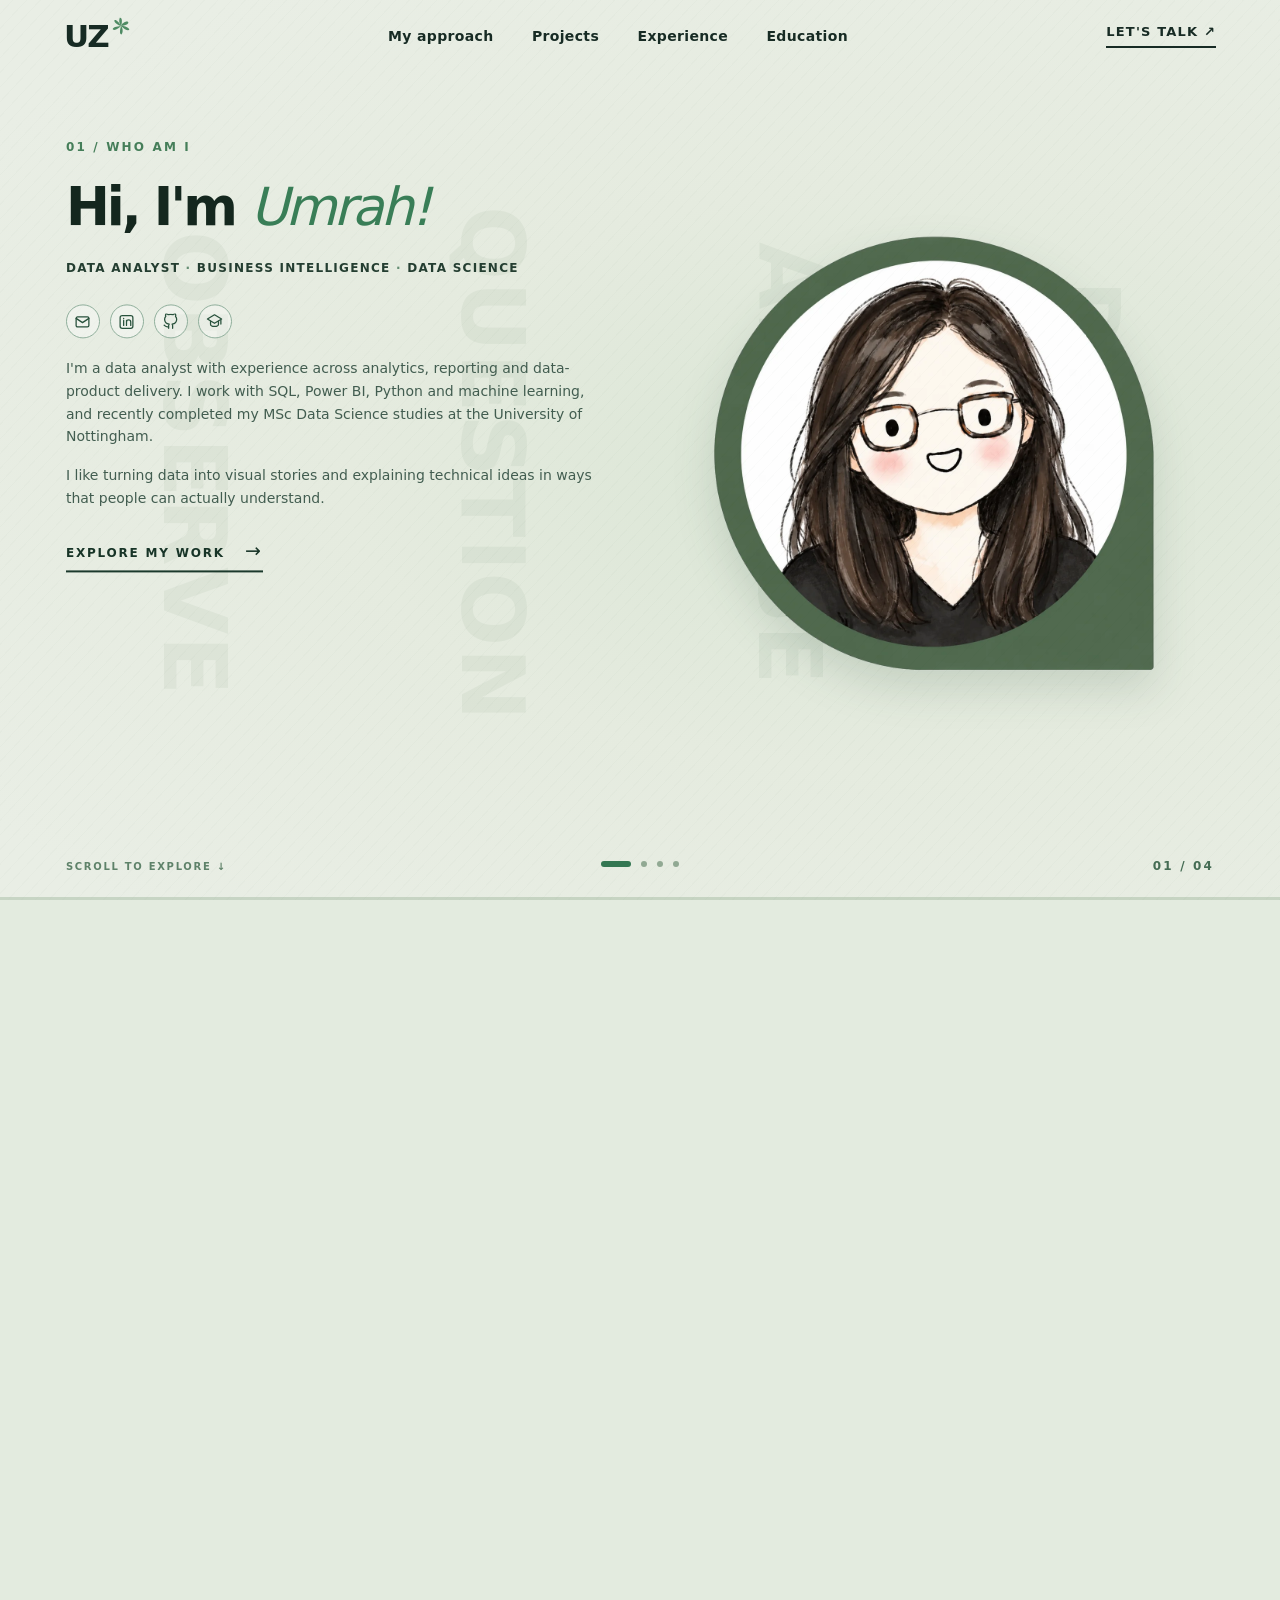
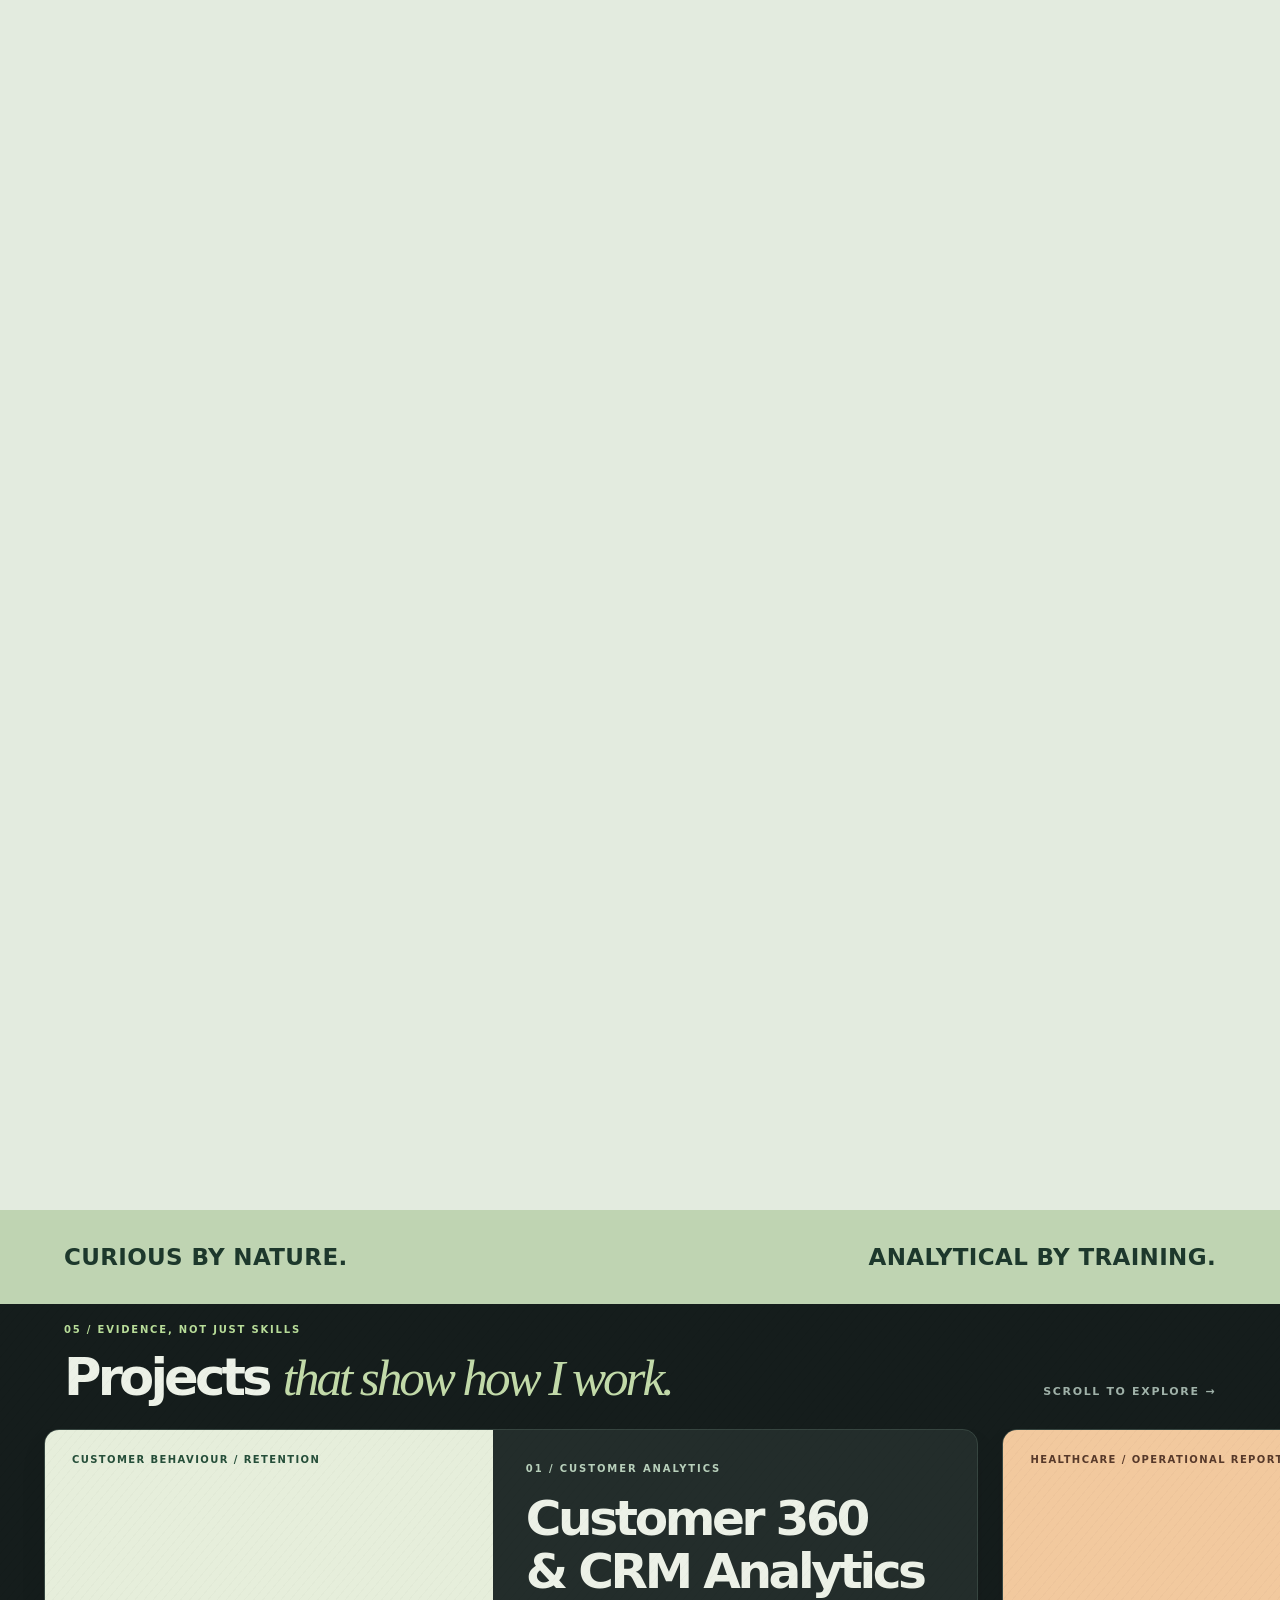
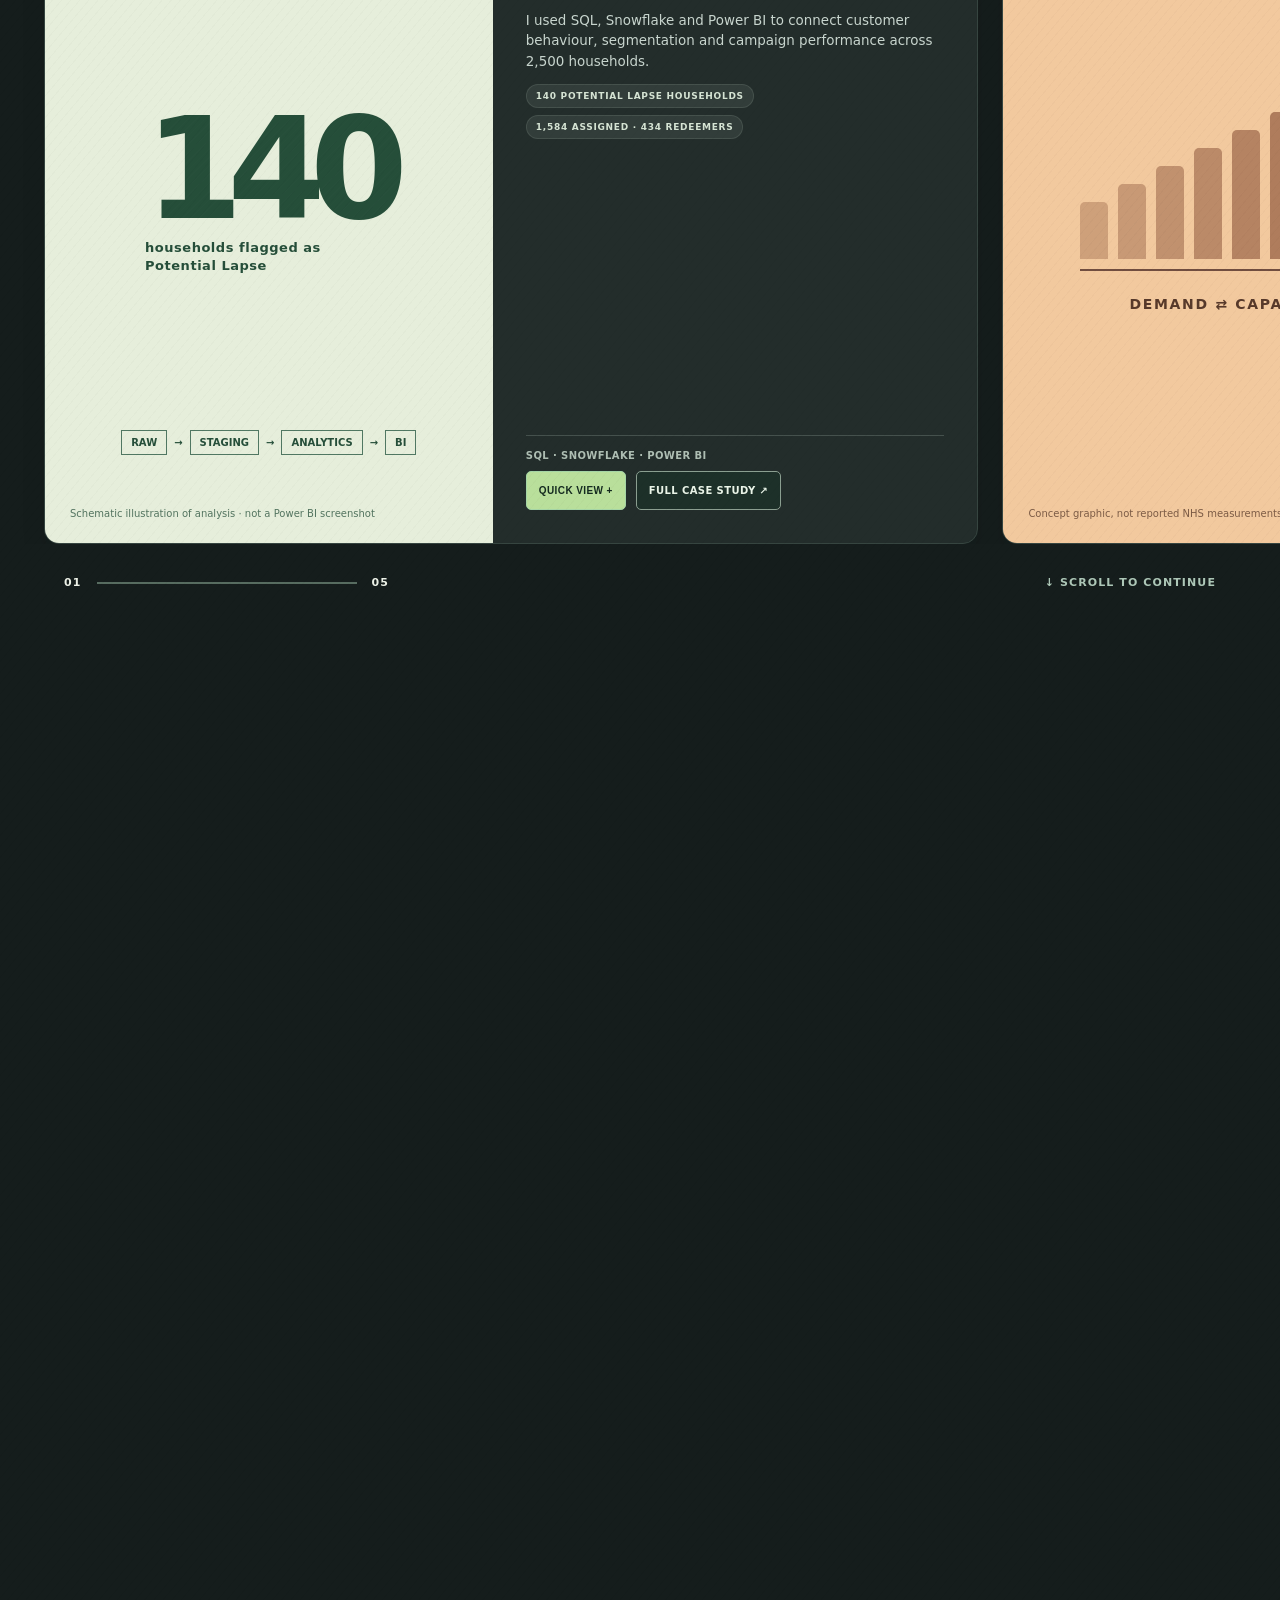
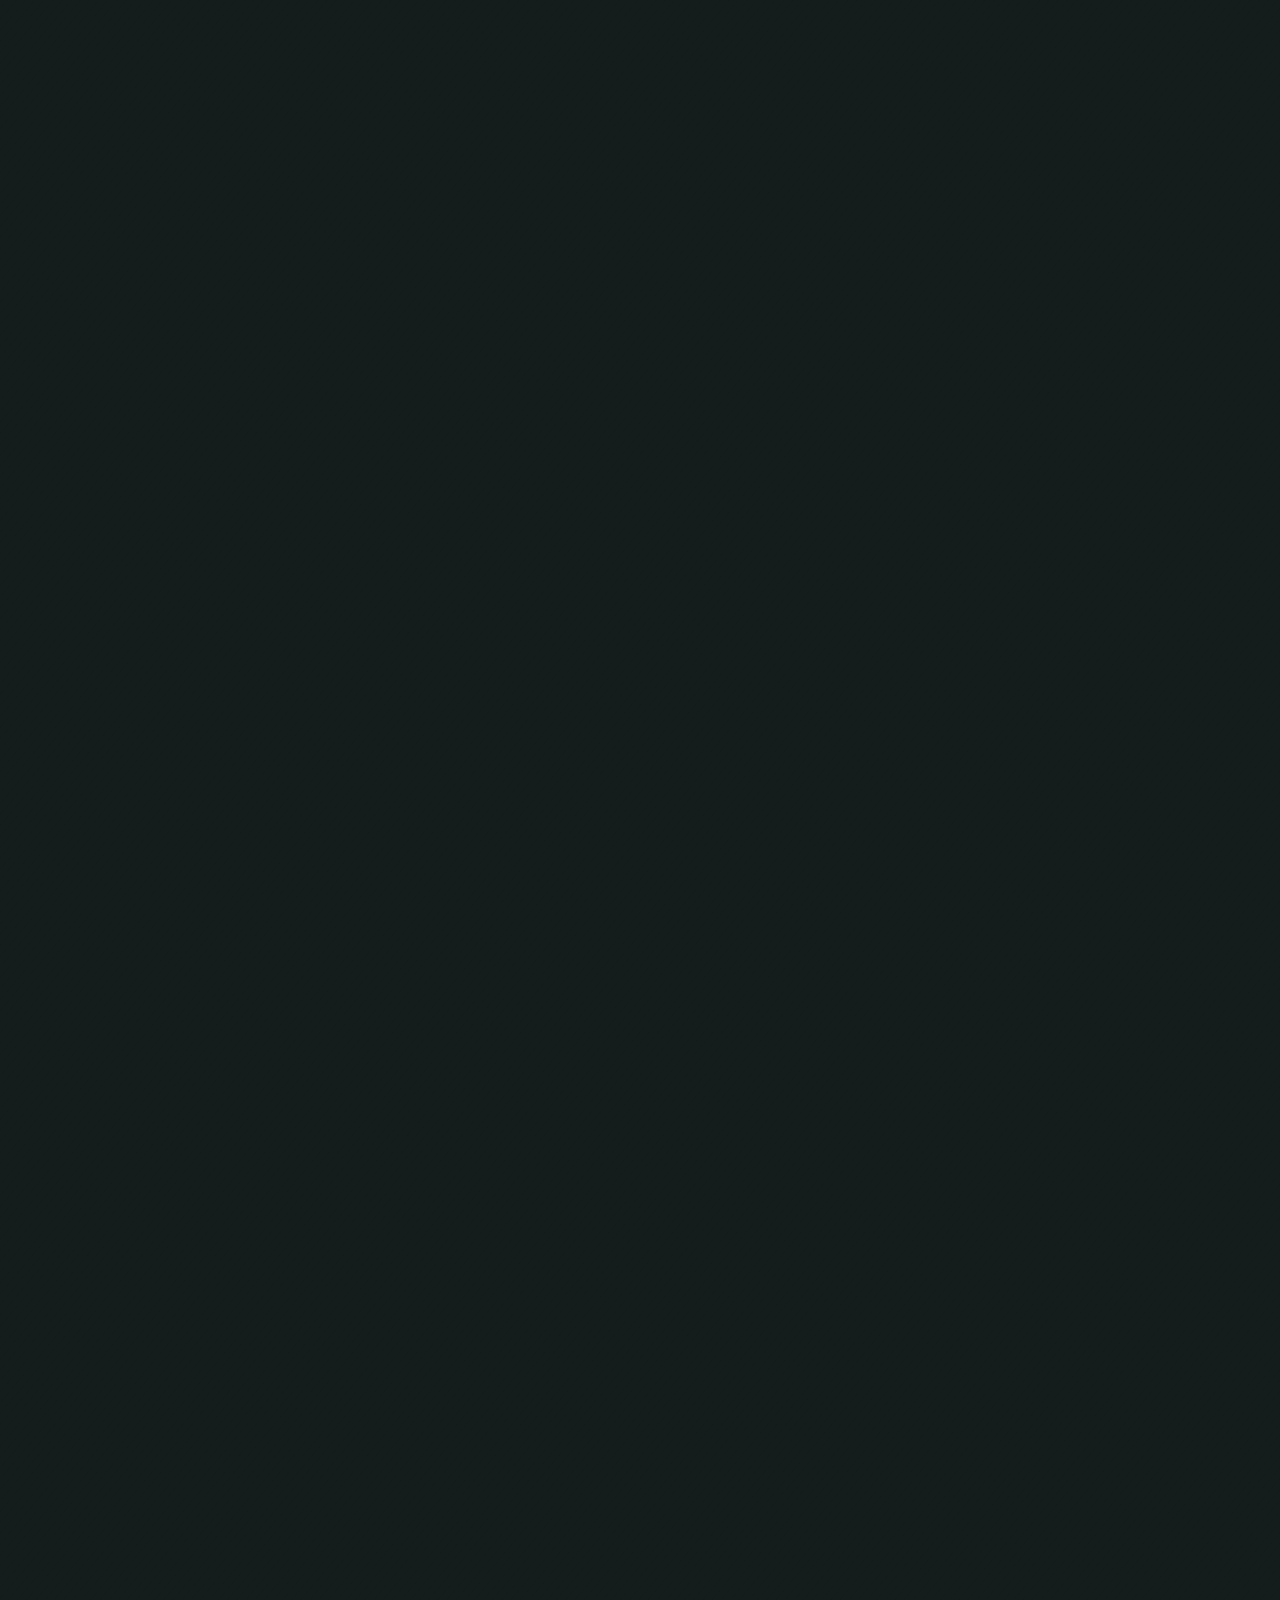
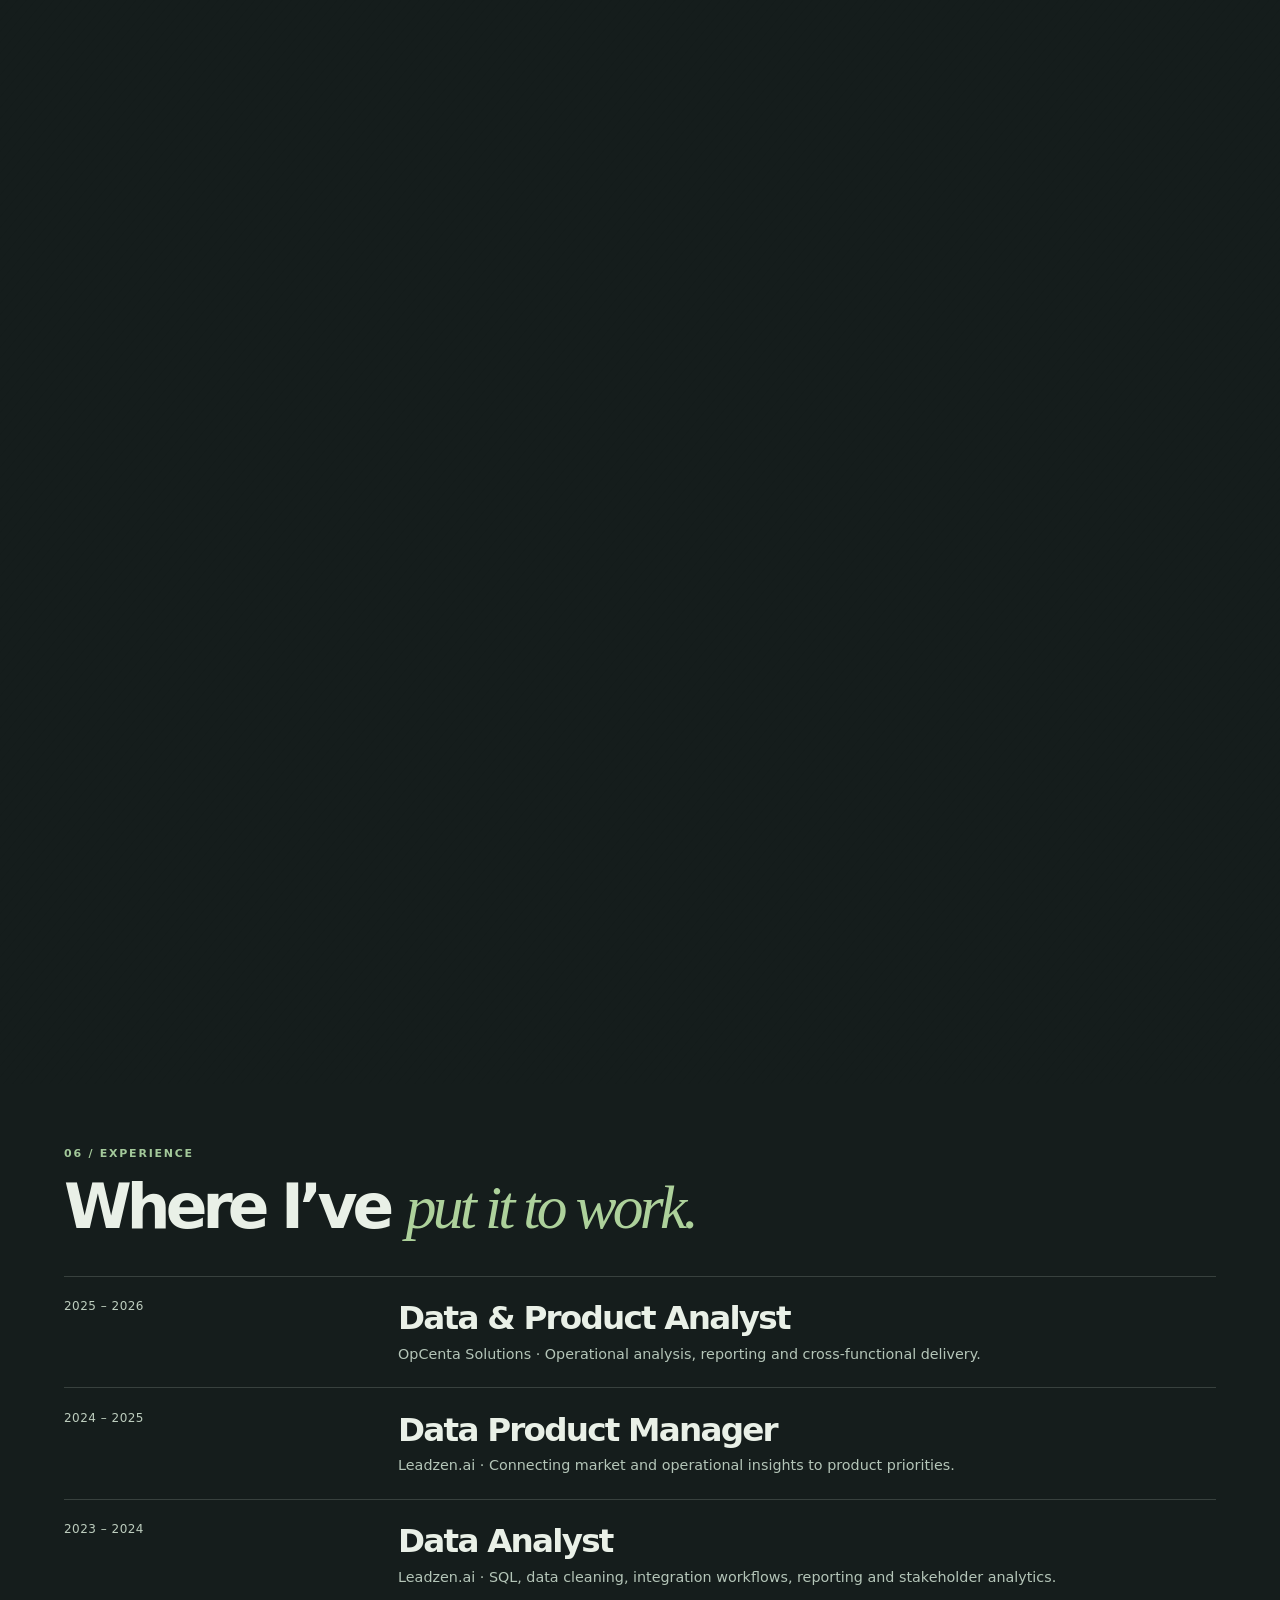
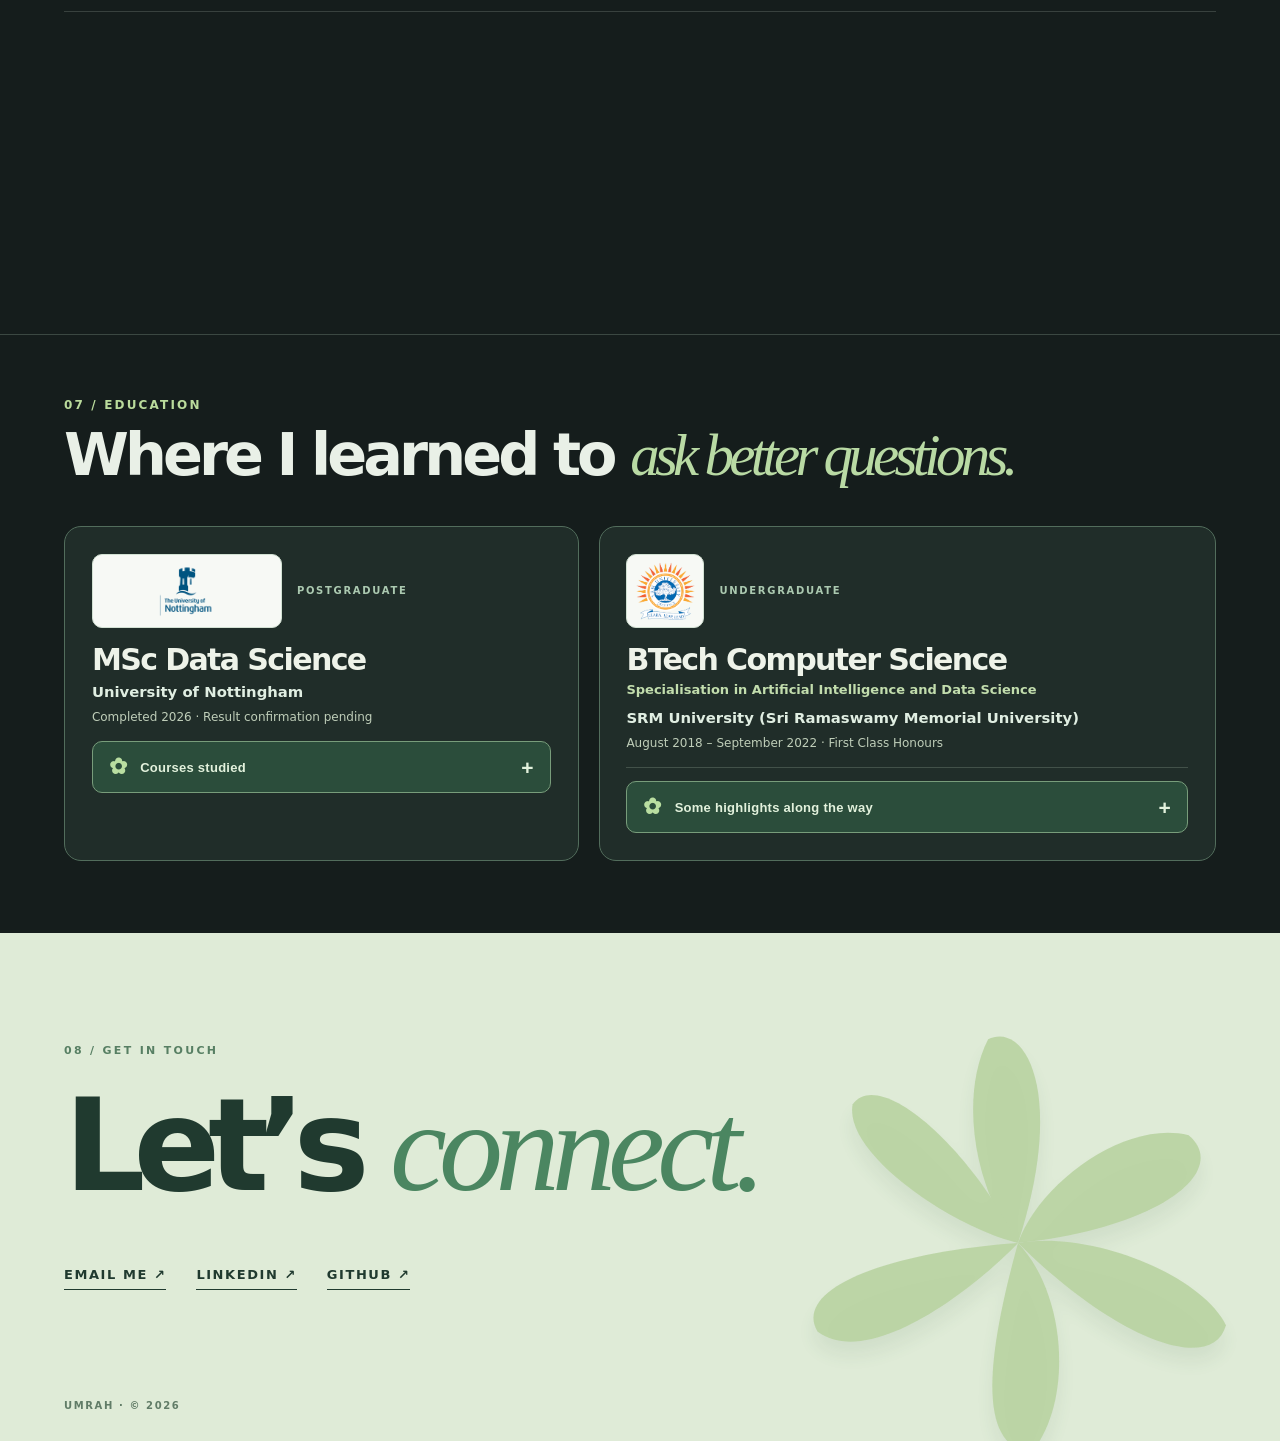
<file: index.html>
<!DOCTYPE html>

<html lang="en">
<head>
<meta charset="utf-8"/>
<meta content="width=device-width, initial-scale=1" name="viewport"/>
<meta content="#e1e8d9" name="theme-color"/>
<meta content="Umrah, Data Analyst, Business Intelligence and Data Science. Projects in customer analytics, reporting and machine learning." name="description"/>
<title>Umrah | Data Analytics · BI · Data Science</title>
<link href="assets/favicon.svg" rel="icon" type="image/svg+xml"/>
<link href="assets/scroll.css" rel="stylesheet"/>
<link href="assets/site.css" rel="stylesheet"/>
<script defer="" src="assets/site.js"></script>
<link href="assets/refinements.css" rel="stylesheet"/><link href="assets/v5.css" rel="stylesheet"/><link href="assets/v6.css" rel="stylesheet"/><link href="assets/v7.css" rel="stylesheet"/><meta content="website" property="og:type"/><meta content="Umrah | Data Analytics, BI &amp; Data Science" property="og:title"/><meta content="Analytics, business intelligence and applied machine learning projects by Umrah. Explore dashboards, code and research." property="og:description"/><meta content="https://umrahzargar.github.io/" property="og:url"/><meta content="https://umrahzargar.github.io/assets/01-who-am-i.webp" property="og:image"/><meta content="summary" name="twitter:card"/><link href="assets/v8.css" rel="stylesheet"/><link href="assets/v9.css" rel="stylesheet"/><link href="assets/v10.css" rel="stylesheet"/><link href="assets/v11.css" rel="stylesheet"/></head>
<body>
<a class="skip" href="#main">Skip to content</a>
<header class="nav">
<a aria-label="Umrah, home" class="logo" href="#main">UZ<svg aria-hidden="true" class="brand-flower" viewbox="0 0 420 420" xmlns="http://www.w3.org/2000/svg"><g fill="currentColor"><path d="M210 210C172 167 153 76 182 19C218 2 255 72 210 210Z"></path><path d="M210 210C229 155 310 94 370 109C409 142 344 196 210 210Z"></path><path d="M210 210C277 198 381 239 405 287C392 333 304 303 210 210Z"></path><path d="M210 210C256 258 262 360 222 407C174 400 178 326 210 210Z"></path><path d="M210 210C168 254 70 329 22 293C-1 254 83 219 210 210Z"></path><path d="M210 210C148 195 46 126 55 80C80 46 162 117 210 210Z"></path></g></svg></a>
<nav aria-label="Primary navigation">
<a href="#journey">My approach</a>
<a href="#work">Projects</a>
<a href="#experience">Experience</a>
<a href="#education">Education</a></nav>
<a class="contact-top" href="mailto:umrahazargar@gmail.com">LET'S TALK <span aria-hidden="true">↗</span></a>
</header>
<main id="main">
<section aria-label="Meet Umrah, four chapters" class="journey" id="journey">
<div class="journey-sticky">
<div aria-hidden="true" class="hero-backdrop"><span>OBSERVE</span><span>QUESTION</span><span>ANALYSE</span><span>DECIDE</span></div>
<div class="intro-copy">
<div class="chapters" id="chapters">
<article class="chapter active" data-chapter="0">
<p class="chapter-index">01 / WHO AM I</p>
<h1 class="intro-title">Hi, I'm <em>Umrah!</em></h1>
<p class="role-line">DATA ANALYST <span>·</span> BUSINESS INTELLIGENCE <span>·</span> DATA SCIENCE</p>
<div aria-label="Connect with Umrah" class="hero-social"><a aria-label="Email Umrah" href="mailto:umrahazargar@gmail.com" rel="noopener noreferrer" target="_blank" title="Email Umrah"><svg aria-hidden="true" fill="none" stroke="currentColor" stroke-linecap="round" stroke-linejoin="round" stroke-width="1.8" viewbox="0 0 24 24"><rect height="14" rx="2" width="18" x="3" y="5"></rect><path d="m3 7 9 6 9-6"></path></svg></a><a aria-label="LinkedIn" href="https://www.linkedin.com/in/umrah-zargar" rel="noopener noreferrer" target="_blank" title="LinkedIn"><svg aria-hidden="true" fill="none" stroke="currentColor" stroke-linecap="round" stroke-linejoin="round" stroke-width="1.8" viewbox="0 0 24 24"><rect height="18" rx="3" width="18" x="3" y="3"></rect><path d="M8 10v7M8 7.2v.3M12 17v-7h0v2.1a3 3 0 0 1 6 0V17"></path></svg></a><a aria-label="GitHub" href="https://github.com/umrahzargar" rel="noopener noreferrer" target="_blank" title="GitHub"><svg aria-hidden="true" fill="none" stroke="currentColor" stroke-linecap="round" stroke-linejoin="round" stroke-width="1.8" viewbox="0 0 24 24"><path d="M9 19c-4 .8-5-2-6-2.4M15 21v-3.6a3 3 0 0 0-.8-2.3c3.2-.4 6.5-1.5 6.5-6.9 0-1.6-.6-2.9-1.6-3.8.2-.5.7-2.1-.2-4-1.4 0-2.5.9-3.2 1.4-2-.5-5-.5-7 0C8 1.3 6.9.4 5.5.4c-.9 1.9-.4 3.5-.2 4C4.3 5.3 3.7 6.6 3.7 8.2c0 5.4 3.3 6.5 6.5 6.9a3 3 0 0 0-.8 2.3V21"></path></svg></a><a aria-label="Google Scholar" href="https://scholar.google.com/citations?user=GSJ94vMAAAAJ&amp;hl=en" rel="noopener noreferrer" target="_blank" title="Google Scholar"><svg aria-hidden="true" fill="none" stroke="currentColor" stroke-linecap="round" stroke-linejoin="round" stroke-width="1.8" viewbox="0 0 24 24"><path d="m2 8 10-6 10 6-10 6L2 8Z"></path><path d="M6.4 11v4.3c0 4.1 11.2 4.1 11.2 0V11M21 9v6"></path></svg></a></div>
<p class="lede">I'm a data analyst with experience across analytics, reporting and data-product delivery. I work with SQL, Power BI, Python and machine learning, and recently completed my MSc Data Science studies at the University of Nottingham.</p>
<p class="lede">I like turning data into visual stories and explaining technical ideas in ways that people can actually understand.</p>
<a class="chapter-link" href="#work">EXPLORE MY WORK <span aria-hidden="true">→</span></a>
<img alt="Illustration of Umrah smiling" class="mobile-avatar" height="1254" src="assets/01-who-am-i.webp" width="1254"/>
</article>
<article aria-hidden="true" class="chapter" data-chapter="1">
<p class="chapter-index">02 / MY EXPERIENCE</p>
<h2>A little about <em>my work</em></h2>
<p class="lede">I started my career as a Data Analyst at Leadzen.ai, where I worked with SQL, data cleaning and reporting. I later moved into Data Product Management, which gave me a different perspective on how data supports real business decisions.</p>
<p class="lede">More recently, I worked as a Data &amp; Product Analyst at OpCenta, combining analytical work with product delivery.</p>
<a class="chapter-link" href="#experience">VIEW MY EXPERIENCE <span aria-hidden="true">→</span></a>
<img alt="Illustration of Umrah thinking with a hand below her chin" class="mobile-avatar" height="1254" loading="lazy" src="assets/02-my-experience.webp" width="1254"/>
</article>
<article aria-hidden="true" class="chapter" data-chapter="2">
<p class="chapter-index">03 / WHAT DRIVES ME</p>
<h2>What keeps me <em>curious</em></h2>
<p class="lede">I've always enjoyed figuring out how things work and asking questions beyond the obvious answers.</p>
<p class="lede">During my MSc, that curiosity led me to explore uncertainty and reliability in language models. It made me even more interested in understanding not just what data tells us, but how much we can trust the conclusions we draw from it.</p>
<a class="chapter-link" href="projects/ner-research.html">EXPLORE MY RESEARCH <span aria-hidden="true">→</span></a>
<img alt="Illustration of Umrah looking curiously towards the introduction" class="mobile-avatar" height="1254" loading="lazy" src="assets/03-what-drives-me.webp" width="1254"/>
</article>
<article aria-hidden="true" class="chapter" data-chapter="3">
<p class="chapter-index">04 / UMMM... SOMETHING EXTRA</p>
<h2>A little more <em>about me!</em></h2>
<p class="lede">There’s a creative side to me, too! I love designing, experimenting with calligraphy, travelling, and exploring different cultures.</p>
<p class="lede">I’m also a huge fan of <em>The Office</em>. As Kevin Malone wisely said, <strong>“Why waste time say lot word when few word do trick?”</strong> Which, now that I think about it, is a surprisingly good philosophy for designing dashboards.</p>
<button class="chapter-link chapter-button" data-open-extra="true" type="button">MORE ABOUT ME  ↗</button>
<img alt="Illustration of Umrah smiling" class="mobile-avatar" height="1254" loading="lazy" src="assets/01-who-am-i.webp" width="1254"/>
</article>
</div>
</div>
<div aria-label="Four illustrations of Umrah changing expression as you scroll" class="portrait-stage">
<div class="portrait-stack" id="portrait-stack">
<img alt="Umrah smiling" class="portrait active" data-portrait="0" height="1254" src="assets/01-who-am-i.webp" width="1254"/>
<img alt="Umrah looking thoughtful" class="portrait" data-portrait="1" height="1254" src="assets/02-my-experience.webp" width="1254"/>
<img alt="Umrah looking curious and inspired" class="portrait" data-portrait="2" height="1254" src="assets/03-what-drives-me.webp" width="1254"/>
<img alt="Umrah smiling" class="portrait" data-portrait="3" height="1254" src="assets/01-who-am-i.webp" width="1254"/>
</div>
</div>
<div aria-hidden="true" class="journey-progress"><div class="progress-fill" id="journey-progress"></div></div>
<div aria-label="Story progress" class="chapter-dots">
<span class="chapter-dot is-active"></span><span class="chapter-dot"></span><span class="chapter-dot"></span><span class="chapter-dot"></span>
</div>
<span aria-hidden="true" class="scroll-instruction">SCROLL TO EXPLORE ↓</span>
<span aria-hidden="true" class="portrait-counter" id="portrait-counter">01 / 04</span></div>
</section>
<div aria-hidden="true" class="interlude"><span>CURIOUS BY NATURE.</span><span>ANALYTICAL BY TRAINING.</span></div>
<section aria-labelledby="work-title" class="work-section" id="work">
<div class="work-sticky">
<div class="work-heading"><p class="eyebrow">05 / EVIDENCE, NOT JUST SKILLS</p><div class="heading-row"><h2 id="work-title">Projects <em>that show how I work.</em></h2><span class="work-tip" id="work-tip">SCROLL TO EXPLORE <span aria-hidden="true">→</span></span></div></div>
<div class="work-viewport"><div class="work-track" id="work-track">
<article class="work-card customer" data-project="customer"><button aria-label="Open details about Customer 360 and CRM Analytics" class="work-card-hit" data-project="customer" type="button"></button>
<div aria-hidden="true" class="work-visual customer-visual"><div class="visual-note">CUSTOMER BEHAVIOUR / RETENTION</div><div class="stat-emblem">140<span>households flagged as<br/>Potential Lapse</span></div><div class="pipe"><span>RAW</span><i>→</i><span>STAGING</span><i>→</i><span>ANALYTICS</span><i>→</i><span>BI</span></div><div class="visual-foot">Schematic illustration of analysis · not a Power BI screenshot</div></div>
<div class="work-description"><div class="work-num">01 / CUSTOMER ANALYTICS</div><h3>Customer 360<br/>&amp; CRM Analytics</h3><p>I used SQL, Snowflake and Power BI to connect customer behaviour, segmentation and campaign performance across 2,500 households.</p><div class="work-facts"><span>140 potential lapse households</span><span>1,584 assigned · 434 redeemers</span></div><div class="work-bottom"><span>SQL · SNOWFLAKE · POWER BI</span><button class="quick-view" data-project="customer" type="button">QUICK VIEW +</button><a aria-label="Read Customer 360 case study" href="projects/customer-360.html">FULL CASE STUDY ↗</a></div></div>
</article>
<article class="work-card healthcare" data-project="healthcare"><button aria-label="Open details about NHS RTT performance analysis" class="work-card-hit" data-project="healthcare" type="button"></button>
<div aria-hidden="true" class="work-visual nhs-visual"><div class="visual-note">HEALTHCARE / OPERATIONAL REPORTING</div><div class="flow-bars"><span style="--i:1"></span><span style="--i:2"></span><span style="--i:3"></span><span style="--i:4"></span><span style="--i:5"></span><span style="--i:6"></span><span style="--i:7"></span><span style="--i:8"></span></div><div class="diagram-label">DEMAND ⇄ CAPACITY</div><div class="visual-foot">Concept graphic, not reported NHS measurements</div></div>
<div class="work-description"><div class="work-num">02 / BUSINESS INTELLIGENCE</div><h3>NHS RTT<br/>Performance</h3><p>An operational analytics project exploring waiting-list movement, provider pressure and how to turn a complex dataset into clear reporting.</p><div class="work-facts"><span>6.57M total waiting list</span><span>90K 52+ week waits</span></div><div class="work-bottom"><span>EXCEL · POWER QUERY · POWER BI</span><button class="quick-view" data-project="healthcare" type="button">QUICK VIEW +</button><a aria-label="Read NHS RTT case study" href="projects/nhs-rtt.html">FULL CASE STUDY ↗</a></div></div>
</article>
<article class="work-card research" data-project="research"><button aria-label="Open details about NER and boundary uncertainty research" class="work-card-hit" data-project="research" type="button"></button>
<div aria-hidden="true" class="work-visual ner-visual"><div class="visual-note">NLP / RELIABILITY RESEARCH</div><div class="ner-example">Finding the <mark>right boundaries</mark> in messy text.</div><div class="ner-decoration">[ BEGIN ] <span>?</span> [ END ]</div><div class="visual-foot">Illustrative entity-boundary example</div></div>
<div class="work-description"><div class="work-num">03 / MSC RESEARCH</div><h3>Boundary-Specific<br/>Uncertainty</h3><p>My MSc dissertation explored how reliably transformer models identify entity boundaries in clean, noisy and out-of-domain text.</p><div class="work-facts"><span>Calibration &amp; conformal prediction</span><span>Reliability beyond a single F1 score</span></div><div class="work-bottom"><span>PYTHON · TRANSFORMERS · NLP</span><button class="quick-view" data-project="research" type="button">QUICK VIEW +</button><a aria-label="Read NER research case study" href="projects/ner-research.html">FULL CASE STUDY ↗</a></div></div>
</article>
<article class="work-card road" data-project="road"><button aria-label="Open details about Road Casualty Severity Prediction" class="work-card-hit" data-project="road" type="button"></button>
<div aria-hidden="true" class="work-visual road-visual"><div class="visual-note">ROAD SAFETY / INTERPRETABLE ML</div><div class="road-graphic"><div class="road-highway"><i></i><i></i><i></i></div><div class="road-badge">0.739<span>ROC-AUC</span></div></div><div class="visual-foot">Stylised visual, based on the reported held-out model score</div></div>
<div class="work-description"><div class="work-num">04 / MACHINE LEARNING</div><h3>Road Casualty<br/>Severity</h3><p>Predicting severe casualty outcomes with leakage-aware validation, XGBoost and SHAP interpretation.</p><div class="work-facts"><span>132,977 casualty records</span><span>Live Streamlit demo</span></div><div class="work-bottom"><span>PYTHON · XGBOOST · SHAP</span><button class="quick-view" data-project="road" type="button">QUICK VIEW +</button><a href="projects/road-casualty.html">FULL CASE STUDY ↗</a></div></div></article>
<article class="work-card fraud" data-project="fraud"><button aria-label="Open details about Fraud Detection at Scale" class="work-card-hit" data-project="fraud" type="button"></button>
<div aria-hidden="true" class="work-visual fraud-visual"><div class="visual-note">FRAUD DETECTION / DISTRIBUTED ML</div><div class="fraud-display"><div class="fraud-dots" id="fraud-dots"><span></span><span></span><span></span><span></span><span></span><span class="fraud-alert"></span><span></span><span></span><span></span><span></span><span></span><span></span><span></span><span></span><span></span><span></span><span></span><span></span><span></span><span></span></div><div class="fraud-emblem">0.17%<small>FRAUD CASES</small></div></div><div class="visual-foot">Stylised class imbalance, not a performance chart</div></div>
<div class="work-description"><div class="work-num">05 / DISTRIBUTED MACHINE LEARNING</div><h3>Fraud Detection<br/>at Scale</h3><p>Comparing Spark SMOTEBagging strategies for rare fraud transactions, model quality and runtime scalability.</p><div class="work-facts"><span>284,807 transactions</span><span>Three Spark variants</span></div><div class="work-bottom"><span>PYSPARK · DATABRICKS · SMOTE</span><button class="quick-view" data-project="fraud" type="button">QUICK VIEW +</button><a href="projects/fraud-detection.html">FULL CASE STUDY ↗</a></div></div></article>
</div></div>
<div class="work-progress"><span>01</span><div class="work-progress-line"><i id="work-progress-fill"></i></div><span>05</span><span class="work-scroll-hint">↓ SCROLL TO CONTINUE</span></div>
</div>
</section><dialog aria-describedby="modal-intro" aria-labelledby="modal-title" class="project-dialog" id="project-modal"><div class="modal-inner">
<header class="modal-top"><span class="modal-kicker" id="modal-kicker">PROJECT DETAILS</span><button aria-label="Close project details" class="modal-close" id="modal-close" type="button">✕</button></header>
<h2 id="modal-title"></h2><p class="modal-intro" id="modal-intro"></p>
<div class="modal-media" id="modal-media"></div><div class="modal-facts" id="modal-facts"></div><div class="modal-detail-grid"><section><h3>What I worked on</h3><p id="modal-approach"></p></section><section><h3>Why it matters</h3><p id="modal-outcome"></p></section></div>
<div class="modal-tools"><h3>Tools &amp; skills</h3><div class="modal-skills" id="modal-skills"></div></div>
<div class="modal-actions" id="modal-actions"></div>
<p class="modal-caveat">Project summaries describe completed analyses or research. Proposed actions are not presented as measured real-world business impact.</p>
</div></dialog><dialog aria-describedby="extra-about-intro" aria-labelledby="extra-about-title" class="project-dialog extra-dialog" id="extra-about-modal"><div class="modal-inner extra-inner">
<header class="modal-top"><span class="modal-kicker">A FEW MORE THINGS ABOUT ME</span><button aria-label="Close more about me" class="modal-close" id="extra-close" type="button">✕</button></header>
<div class="extra-heading-row"><h2 id="extra-about-title">A little more <em>about me.</em></h2><img alt="Illustration of Umrah smiling" class="extra-badge" src="assets/01-who-am-i.webp"/></div>
<p class="modal-intro" id="extra-about-intro">A few things that are very much me, beyond job titles and degrees.</p>
<div class="extra-summary extra-home">
<div aria-label="Views of Kashmir" aria-roledescription="carousel" class="kashmir-gallery" role="region">
<div class="kashmir-gallery-images">
<img alt="Dal Lake and the surrounding mountains" aria-hidden="false" class="kashmir-slide is-active" loading="eager" src="assets/kashmir-162607.webp"/>
<img alt="Snow-covered mountains and green valley" aria-hidden="true" class="kashmir-slide" loading="lazy" src="assets/kashmir-162333.webp"/>
<img alt="An autumn tree-lined pathway" aria-hidden="true" class="kashmir-slide" loading="lazy" src="assets/kashmir-162427.webp"/>
<img alt="Saffron flowers in the Kashmir valley" aria-hidden="true" class="kashmir-slide" loading="lazy" src="assets/kashmir-162741.webp"/>
<img alt="A painted papier-mâché craft scene" aria-hidden="true" class="kashmir-slide" loading="lazy" src="assets/kashmir-162819.webp"/>
<div class="kashmir-caption"><span class="kashmir-caption-label">A LITTLE PIECE OF HOME</span><strong aria-live="off" id="kashmir-title">Dal Lake</strong></div></div>
<div class="kashmir-gallery-controls"><button aria-label="Previous Kashmir photo" class="kashmir-back" type="button">‹</button><div aria-label="Choose Kashmir photo" class="kashmir-dots"><button aria-current="true" aria-label="Show Dal Lake" class="kashmir-dot is-active" data-slide="0" type="button"></button><button aria-current="false" aria-label="Show The mountains" class="kashmir-dot" data-slide="1" type="button"></button><button aria-current="false" aria-label="Show Autumn chinars" class="kashmir-dot" data-slide="2" type="button"></button><button aria-current="false" aria-label="Show Saffron season" class="kashmir-dot" data-slide="3" type="button"></button><button aria-current="false" aria-label="Show Craft and culture" class="kashmir-dot" data-slide="4" type="button"></button></div><button aria-label="Next Kashmir photo" class="kashmir-forward" type="button">›</button></div></div>
<div class="extra-copy"><p class="extra-kicker">WHERE I CALL HOME</p><h3>From Srinagar, with love.</h3><p>I’m from Srinagar, Kashmir, a place of chinar trees, quiet lakes, snow-covered mountains and stories tucked into every corner. No matter where I go, it will always be home.</p></div>
</div>
<div aria-label="Some personal chapters" class="personal-journal">
<div class="journal-heading"><span>THREE LITTLE CHAPTERS</span><p>Not everything about me fits on a CV.</p></div>
<article class="journal-entry"><div class="journal-side"><span class="journal-index">01</span><span aria-hidden="true" class="journal-illustration craft-doodle"><svg viewbox="0 0 110 110"><path d="M21 83l9-35 45-20 12 12-17 47-37 7z" fill="#ead4be" stroke="#31563e" stroke-width="2.5"></path><path d="m30 48 40 39M45 70l27-31" stroke="#d5815e" stroke-width="3"></path><path d="M12 15l7 7m-7 0 7-7M84 10l7 7m-7 0 7-7" stroke="#d68d6c" stroke-width="3"></path><circle cx="36" cy="31" fill="#acd09f" r="8"></circle></svg></span></div><div class="journal-story"><p class="journal-type">THE MAKER IN ME</p><h3>Knots and Canvas</h3><p>I ran a little digital design business called <strong>Knots and Canvas</strong>. From animated caricatures and wedding invitations to stickers, books and personalised designs, I loved creating things that made people smile.</p></div></article>
<article class="journal-entry"><div class="journal-side"><span class="journal-index">02</span><span aria-hidden="true" class="journal-illustration game-doodle"><svg viewbox="0 0 110 110"><path d="M25 48Q28 33 44 37h23q16-3 19 11l8 25q2 13-9 14-6 0-15-13H41Q32 87 23 85q-11-2-8-15z" fill="#bcd0dd" stroke="#31563e" stroke-width="3"></path><path d="M35 51v19m-9-10h19" stroke="#31563e" stroke-width="4"></path><circle cx="70" cy="54" fill="#d68059" r="4"></circle><circle cx="80" cy="65" fill="#adc99c" r="4"></circle></svg></span></div><div class="journal-story"><p class="journal-type">A LITTLE SIDE QUEST</p><h3>Game company</h3><p>I also co-founded a gaming company. It was one of those wonderfully unpredictable adventures that taught me how much I enjoy building things with other people.</p></div></article>
<article class="journal-entry"><div class="journal-side"><span class="journal-index">03</span><span aria-hidden="true" class="journal-illustration heart-doodle"><svg viewbox="0 0 110 110"><path d="M55 80 22 50Q10 28 27 24q16-4 28 11 11-17 28-11 20 9 3 29z" fill="#dbb7b2" stroke="#31563e" stroke-width="3"></path><path d="M28 88q16-14 27 3M82 88Q71 77 55 91" fill="none" stroke="#31563e" stroke-linecap="round" stroke-width="3"></path></svg></span></div><div class="journal-story"><p class="journal-type">GIVING BACK</p><h3>United for Humanity</h3><p>Volunteering has been an important part of my life. I’ve been a volunteer with <strong>United for Humanity</strong> for four years now, and it’s something I truly care about.</p></div></article>
</div>
</div></dialog><section aria-labelledby="experience-title" class="experience section-wrap" id="experience"><div class="section-label">06 / EXPERIENCE</div><h2 id="experience-title">Where I’ve <em>put it to work.</em></h2><div class="roles"><article><span>2025 – 2026</span><div><h3>Data &amp; Product Analyst</h3><p>OpCenta Solutions · Operational analysis, reporting and cross-functional delivery.</p></div></article><article><span>2024 – 2025</span><div><h3>Data Product Manager</h3><p>Leadzen.ai · Connecting market and operational insights to product priorities.</p></div></article><article><span>2023 – 2024</span><div><h3>Data Analyst</h3><p>Leadzen.ai · SQL, data cleaning, integration workflows, reporting and stakeholder analytics.</p></div></article></div></section>
<section aria-labelledby="education-title" class="education-section section-wrap" id="education">
<p class="eyebrow">07 / EDUCATION</p>
<h2 id="education-title">Where I learned to <em>ask better questions.</em></h2>
<div class="education-grid">
<article class="edu-card"><div class="edu-top"><img alt="University of Nottingham logo" class="edu-logo edu-logo-nottingham" src="assets/nottingham-logo.png"/><span class="edu-label">POSTGRADUATE</span></div><h4>MSc Data Science</h4><p class="edu-place">University of Nottingham</p><p class="edu-date">Completed 2026 · Result confirmation pending</p><div class="edu-courses"><button aria-controls="courses-panel" aria-expanded="false" class="awards-toggle courses-toggle" type="button"><span aria-hidden="true" class="awards-flower">✿</span><span>Courses studied</span><span aria-hidden="true" class="awards-plus">+</span></button><div aria-hidden="true" class="awards-reveal" id="courses-panel"><div class="awards-reveal-inner"><ul><li>Machine Learning</li><li>Applied Statistics and Probability</li><li>Data Visualisation</li><li>Data Science with Machine Learning</li><li>Big Data Learning and Technologies</li><li>Time Series and Forecasting</li></ul></div></div></div></article>
<article class="edu-card"><div class="edu-top"><img alt="SRM University logo" class="edu-logo edu-logo-srm" src="assets/srm-logo.png"/><span class="edu-label">UNDERGRADUATE</span></div><h4>BTech Computer Science</h4><p class="edu-subdegree">Specialisation in Artificial Intelligence and Data Science</p><p class="edu-place">SRM University (Sri Ramaswamy Memorial University)</p><p class="edu-date">August 2018 – September 2022 · First Class Honours</p><div class="edu-awards"><button aria-controls="award-panel" aria-expanded="false" class="awards-toggle" type="button"><span aria-hidden="true" class="awards-flower">✿</span><span>Some highlights along the way</span><span aria-hidden="true" class="awards-plus">+</span></button><div aria-hidden="true" class="awards-reveal" id="award-panel"><div class="awards-reveal-inner"><ul>
<li>Won the national Toycathon 2021 competition as part of TeamSRM</li>
<li>Received the Chancellor’s Scholarship, covering 50% of tuition fees</li>
<li>Placed third in an SRM University project competition</li>
<li>Was the “Face of the University” from 2020 onwards</li>
</ul></div></div></div></article>
</div>
</section>
<footer class="footer"><p class="eyebrow">08 / GET IN TOUCH</p><h2>Let’s <em>connect.</em></h2><div class="footer-links"><a href="mailto:umrahazargar@gmail.com">EMAIL ME ↗</a><a href="https://www.linkedin.com/in/umrah-zargar" rel="noopener noreferrer" target="_blank">LINKEDIN ↗</a><a href="https://github.com/umrahzargar" rel="noopener noreferrer" target="_blank">GITHUB ↗</a></div><div aria-hidden="true" class="footer-bloom"><svg role="presentation" viewbox="0 0 420 420" xmlns="http://www.w3.org/2000/svg">
<g fill="#b7d29f" opacity=".95">
<path d="M210 210C172 167 153 76 182 19C218 2 255 72 210 210Z"></path>
<path d="M210 210C229 155 310 94 370 109C409 142 344 196 210 210Z"></path>
<path d="M210 210C277 198 381 239 405 287C392 333 304 303 210 210Z"></path>
<path d="M210 210C256 258 262 360 222 407C174 400 178 326 210 210Z"></path>
<path d="M210 210C168 254 70 329 22 293C-1 254 83 219 210 210Z"></path>
<path d="M210 210C148 195 46 126 55 80C80 46 162 117 210 210Z"></path>
</g></svg></div><div class="copyright">UMRAH · © 2026</div></footer>
</main>
</body>
</html>
</file>
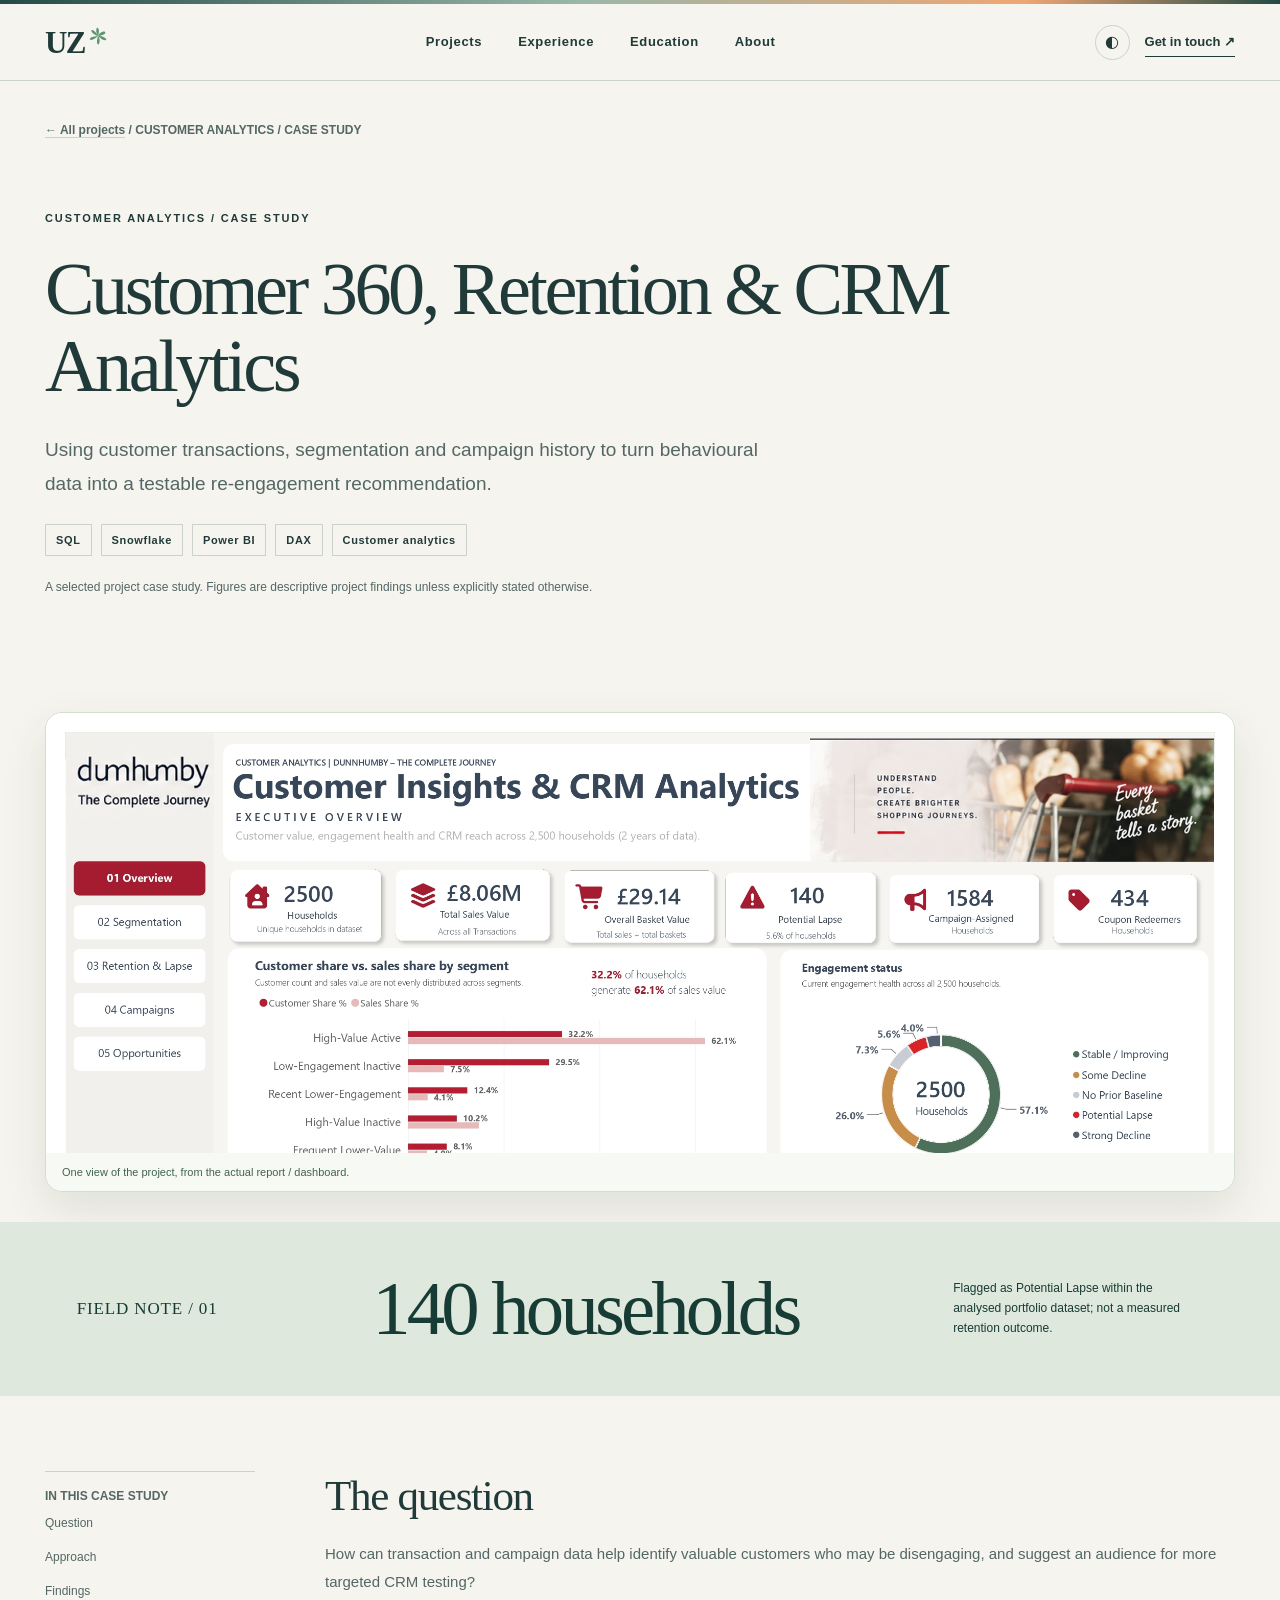
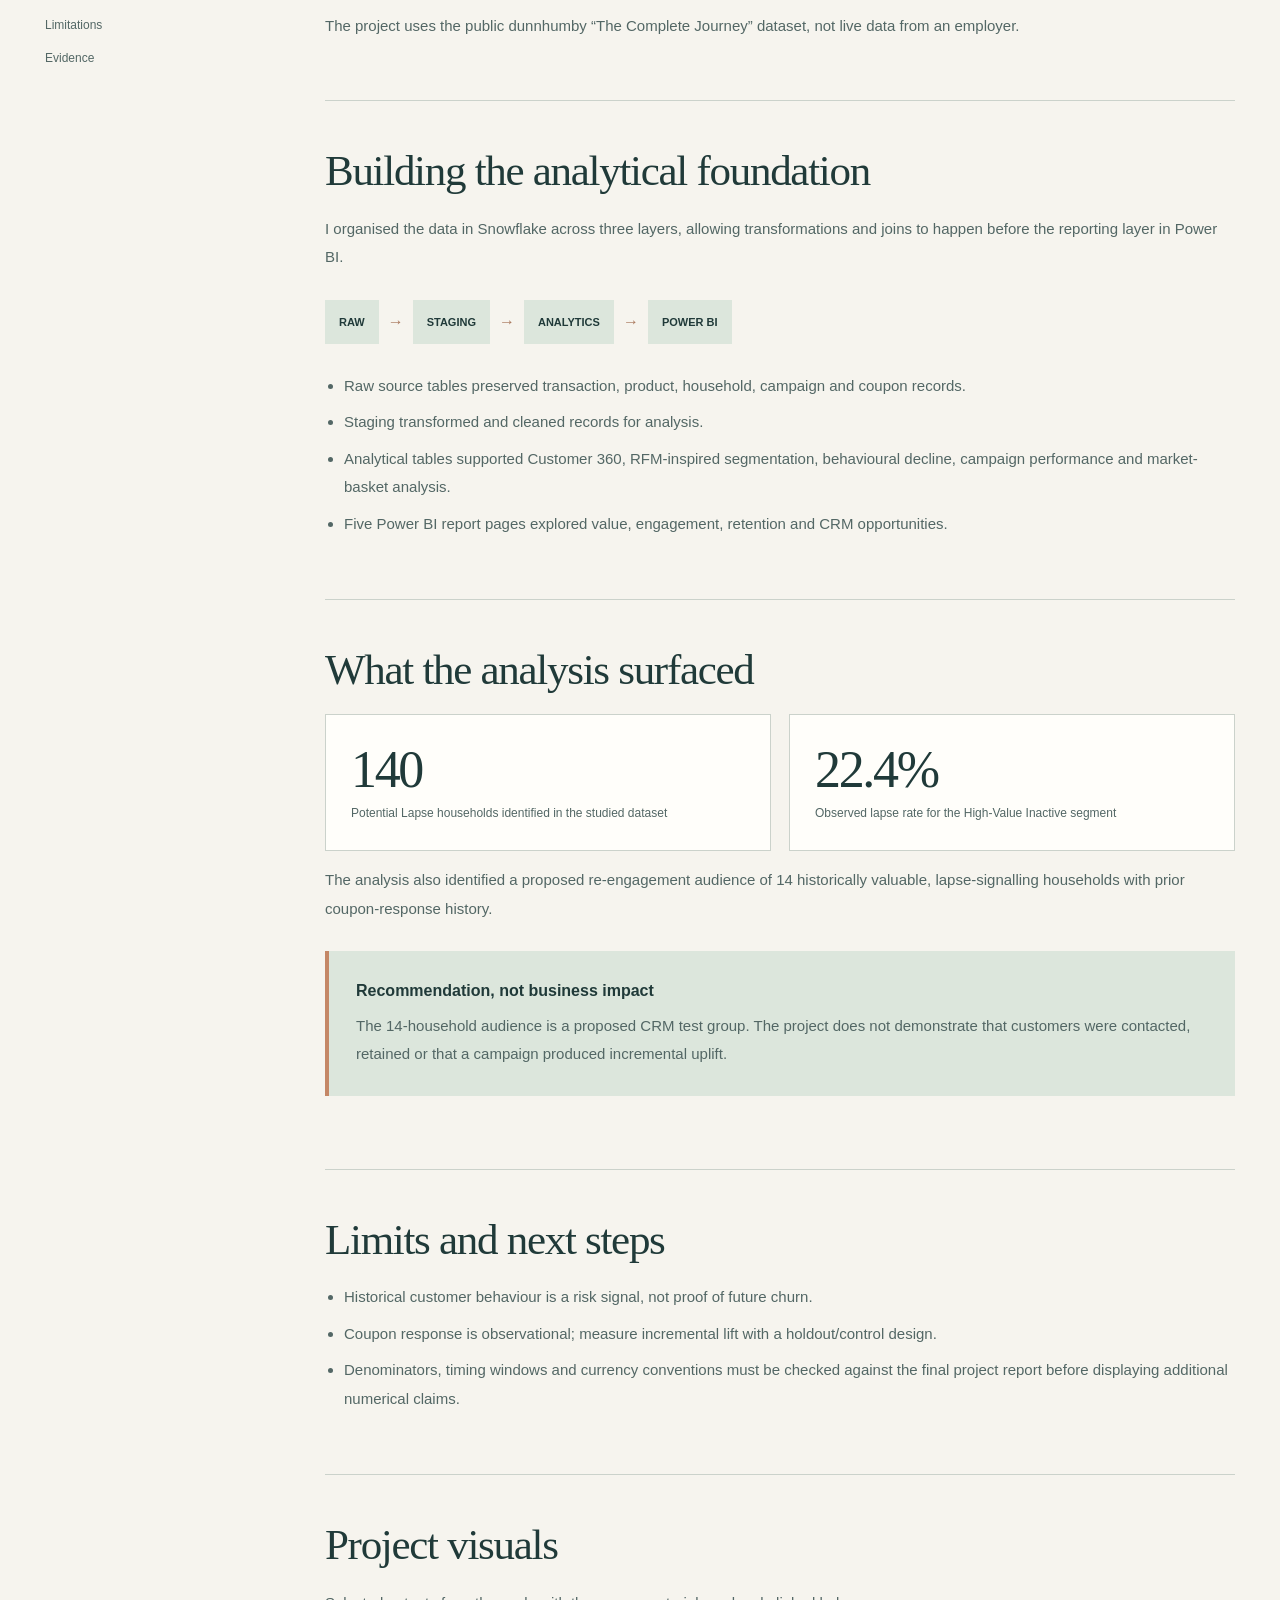
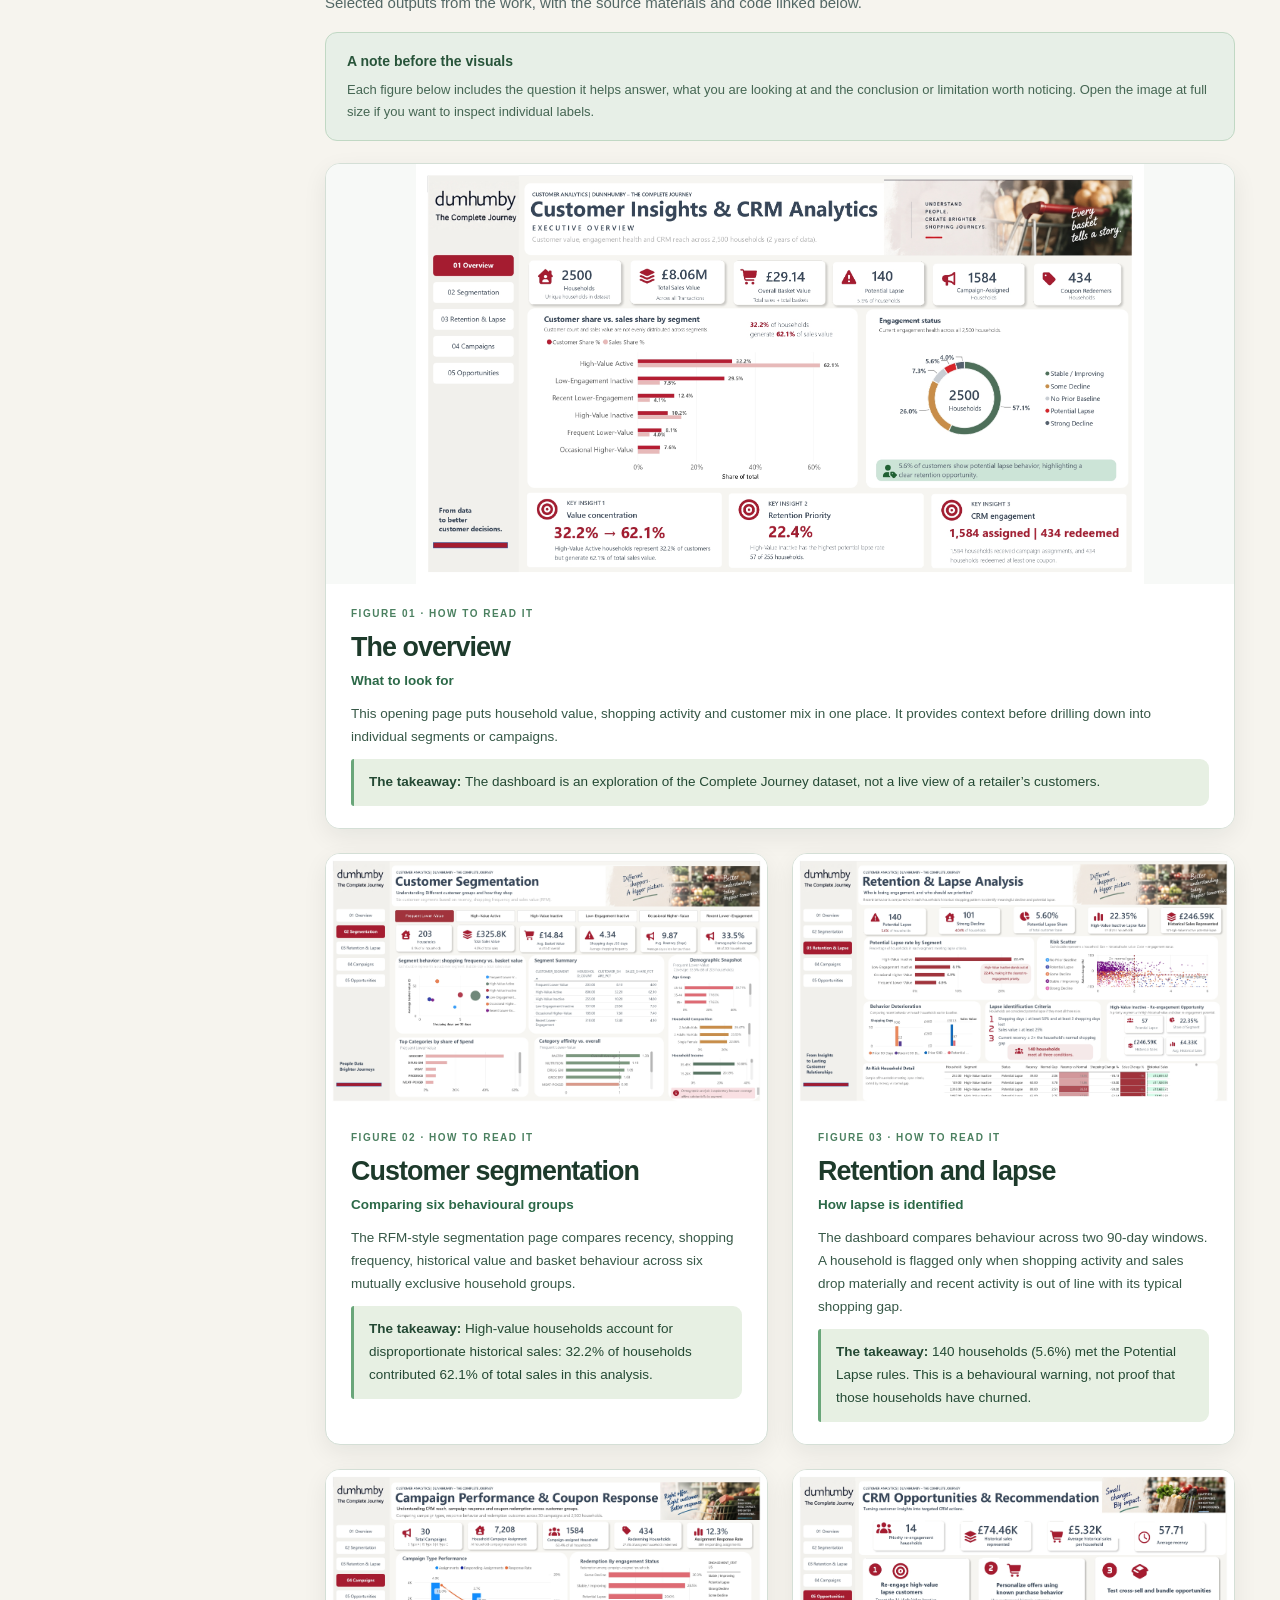
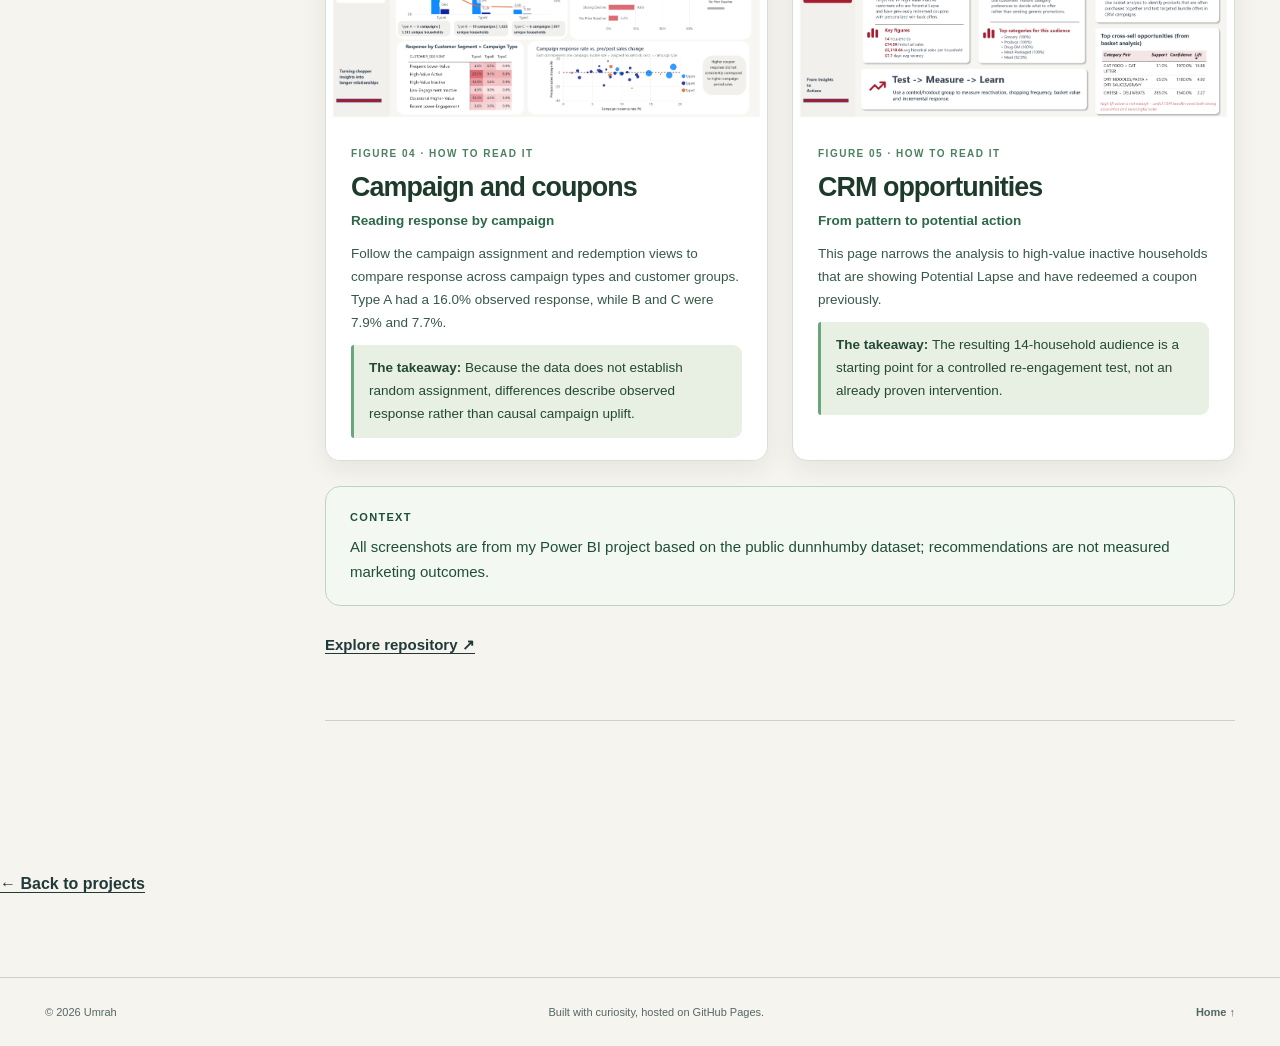
<file: projects/customer-360.html>
<!DOCTYPE html>

<html lang="en"><head><meta charset="utf-8"/><meta content="width=device-width, initial-scale=1" name="viewport"/><meta content="Case study: Using customer transactions, segmentation and campaign history to turn behavioural data into a testable re-engagement recommendation." name="description"/><title>Customer 360, Retention &amp; CRM Analytics | Umrah</title><link href="../assets/favicon.svg" rel="icon" type="image/svg+xml"/><link href="../assets/case.css" rel="stylesheet"/><script defer="" src="../assets/case.js"></script><link href="../assets/case-media.css" rel="stylesheet"/><link href="../assets/v6-case.css" rel="stylesheet"/><link href="../assets/v7-case.css" rel="stylesheet"/><link href="../assets/v8-case.css" rel="stylesheet"/></head><body><a class="skip-link" href="#main">Skip to content</a><div aria-hidden="true" class="ambient-line"></div><header class="site-header"><div class="shell nav-row"><a aria-label="Umrah, home" class="mark" href="../">UZ<svg aria-hidden="true" class="brand-flower" viewbox="0 0 420 420" xmlns="http://www.w3.org/2000/svg"><g fill="currentColor"><path d="M210 210C172 167 153 76 182 19C218 2 255 72 210 210Z"></path><path d="M210 210C229 155 310 94 370 109C409 142 344 196 210 210Z"></path><path d="M210 210C277 198 381 239 405 287C392 333 304 303 210 210Z"></path><path d="M210 210C256 258 262 360 222 407C174 400 178 326 210 210Z"></path><path d="M210 210C168 254 70 329 22 293C-1 254 83 219 210 210Z"></path><path d="M210 210C148 195 46 126 55 80C80 46 162 117 210 210Z"></path></g></svg></a><nav aria-label="Primary navigation" class="nav-links"><a href="../#work">Projects</a><a href="../#experience">Experience</a><a href="../#education">Education</a><a href="../#journey">About</a></nav><div class="nav-actions"><button aria-label="Switch color theme" class="icon-button" id="theme-toggle" title="Switch color theme" type="button"><span aria-hidden="true">◐</span></button><a class="nav-contact" href="mailto:umrahazargar@gmail.com">Get in touch <span aria-hidden="true">↗</span></a></div></div></header><main id="main"><div class="shell"><div class="breadcrumb"><a href="../#work">← All projects</a> / CUSTOMER ANALYTICS / CASE STUDY</div><section class="case-hero"><p class="eyebrow">CUSTOMER ANALYTICS / CASE STUDY</p><h1>Customer 360, Retention &amp; CRM Analytics</h1><p class="case-lead">Using customer transactions, segmentation and campaign history to turn behavioural data into a testable re-engagement recommendation.</p><div class="case-meta"><span>SQL</span><span>Snowflake</span><span>Power BI</span><span>DAX</span><span>Customer analytics</span></div><p class="case-note">A selected project case study. Figures are descriptive project findings unless explicitly stated otherwise.</p></section><figure class="case-hero-cover"><img alt="Customer 360 Power BI executive overview" loading="lazy" src="../assets/customer-overview.jpg"/><figcaption>One view of the project, from the actual report / dashboard.</figcaption></figure></div><div class="case-banner"><div class="banner-index">FIELD NOTE / 01</div><strong>140 households</strong><p>Flagged as Potential Lapse within the analysed portfolio dataset; not a measured retention outcome.</p></div><div class="shell case-body"><aside aria-label="On this page" class="case-aside"><b>IN THIS CASE STUDY</b><a href="#question">Question</a><a href="#approach">Approach</a><a href="#findings">Findings</a><a href="#limits">Limitations</a><a href="#evidence">Evidence</a></aside><div class="case-content">
<section id="question"><h2>The question</h2><p>How can transaction and campaign data help identify valuable customers who may be disengaging, and suggest an audience for more targeted CRM testing?</p><p>The project uses the public dunnhumby “The Complete Journey” dataset, not live data from an employer.</p></section>
<section id="approach"><h2>Building the analytical foundation</h2><p>I organised the data in Snowflake across three layers, allowing transformations and joins to happen before the reporting layer in Power BI.</p><div class="flow-diagram"><span>RAW</span><b>→</b><span>STAGING</span><b>→</b><span>ANALYTICS</span><b>→</b><span>POWER BI</span></div><ul><li>Raw source tables preserved transaction, product, household, campaign and coupon records.</li><li>Staging transformed and cleaned records for analysis.</li><li>Analytical tables supported Customer 360, RFM-inspired segmentation, behavioural decline, campaign performance and market-basket analysis.</li><li>Five Power BI report pages explored value, engagement, retention and CRM opportunities.</li></ul></section>
<section id="findings"><h2>What the analysis surfaced</h2><div class="case-two-up"><div class="mini-stat"><strong>140</strong><span>Potential Lapse households identified in the studied dataset</span></div><div class="mini-stat"><strong>22.4%</strong><span>Observed lapse rate for the High-Value Inactive segment</span></div></div><p>The analysis also identified a proposed re-engagement audience of 14 historically valuable, lapse-signalling households with prior coupon-response history.</p><div class="case-callout"><strong>Recommendation, not business impact</strong><p>The 14-household audience is a proposed CRM test group. The project does not demonstrate that customers were contacted, retained or that a campaign produced incremental uplift.</p></div></section>
<section id="limits"><h2>Limits and next steps</h2><ul><li>Historical customer behaviour is a risk signal, not proof of future churn.</li><li>Coupon response is observational; measure incremental lift with a holdout/control design.</li><li>Denominators, timing windows and currency conventions must be checked against the final project report before displaying additional numerical claims.</li></ul></section>
<section id="evidence"><h2>Project visuals</h2><p>Selected outputs from the work, with the source materials and code linked below.</p><div class="evidence-reader-guide"><strong>A note before the visuals</strong><p>Each figure below includes the question it helps answer, what you are looking at and the conclusion or limitation worth noticing. Open the image at full size if you want to inspect individual labels.</p></div><div class="case-gallery"><figure class="span2"><a aria-label="Open large image: The overview: what to look for" class="case-image-open" href="../assets/customer-overview.jpg" rel="noopener" target="_blank"><img alt="The overview: what to look for" loading="lazy" src="../assets/customer-overview.jpg"/></a><figcaption><span class="case-figure-kicker">FIGURE 01 · HOW TO READ IT</span><h3>The overview</h3><p class="case-figure-focus">What to look for</p><p>This opening page puts household value, shopping activity and customer mix in one place. It provides context before drilling down into individual segments or campaigns.</p><p class="case-figure-takeaway"><strong>The takeaway: </strong>The dashboard is an exploration of the Complete Journey dataset, not a live view of a retailer’s customers.</p></figcaption></figure><figure><a aria-label="Open large image: Customer segmentation: comparing six behavioural groups" class="case-image-open" href="../assets/customer-segmentation.jpg" rel="noopener" target="_blank"><img alt="Customer segmentation: comparing six behavioural groups" loading="lazy" src="../assets/customer-segmentation.jpg"/></a><figcaption><span class="case-figure-kicker">FIGURE 02 · HOW TO READ IT</span><h3>Customer segmentation</h3><p class="case-figure-focus">Comparing six behavioural groups</p><p>The RFM-style segmentation page compares recency, shopping frequency, historical value and basket behaviour across six mutually exclusive household groups.</p><p class="case-figure-takeaway"><strong>The takeaway: </strong>High-value households account for disproportionate historical sales: 32.2% of households contributed 62.1% of total sales in this analysis.</p></figcaption></figure><figure><a aria-label="Open large image: Retention and lapse: how lapse is identified" class="case-image-open" href="../assets/customer-retention.jpg" rel="noopener" target="_blank"><img alt="Retention and lapse: how lapse is identified" loading="lazy" src="../assets/customer-retention.jpg"/></a><figcaption><span class="case-figure-kicker">FIGURE 03 · HOW TO READ IT</span><h3>Retention and lapse</h3><p class="case-figure-focus">How lapse is identified</p><p>The dashboard compares behaviour across two 90-day windows. A household is flagged only when shopping activity and sales drop materially and recent activity is out of line with its typical shopping gap.</p><p class="case-figure-takeaway"><strong>The takeaway: </strong>140 households (5.6%) met the Potential Lapse rules. This is a behavioural warning, not proof that those households have churned.</p></figcaption></figure><figure><a aria-label="Open large image: Campaign and coupons: reading response by campaign" class="case-image-open" href="../assets/customer-campaigns.jpg" rel="noopener" target="_blank"><img alt="Campaign and coupons: reading response by campaign" loading="lazy" src="../assets/customer-campaigns.jpg"/></a><figcaption><span class="case-figure-kicker">FIGURE 04 · HOW TO READ IT</span><h3>Campaign and coupons</h3><p class="case-figure-focus">Reading response by campaign</p><p>Follow the campaign assignment and redemption views to compare response across campaign types and customer groups. Type A had a 16.0% observed response, while B and C were 7.9% and 7.7%.</p><p class="case-figure-takeaway"><strong>The takeaway: </strong>Because the data does not establish random assignment, differences describe observed response rather than causal campaign uplift.</p></figcaption></figure><figure><a aria-label="Open large image: CRM opportunities: from pattern to potential action" class="case-image-open" href="../assets/customer-opportunities.jpg" rel="noopener" target="_blank"><img alt="CRM opportunities: from pattern to potential action" loading="lazy" src="../assets/customer-opportunities.jpg"/></a><figcaption><span class="case-figure-kicker">FIGURE 05 · HOW TO READ IT</span><h3>CRM opportunities</h3><p class="case-figure-focus">From pattern to potential action</p><p>This page narrows the analysis to high-value inactive households that are showing Potential Lapse and have redeemed a coupon previously.</p><p class="case-figure-takeaway"><strong>The takeaway: </strong>The resulting 14-household audience is a starting point for a controlled re-engagement test, not an already proven intervention.</p></figcaption></figure></div><div class="case-proof"><b>CONTEXT</b><p>All screenshots are from my Power BI project based on the public dunnhumby dataset; recommendations are not measured marketing outcomes.</p></div><p><a class="link-out" href="https://github.com/umrahzargar/customer-360-crm-analytics" rel="noopener noreferrer" target="_blank">Explore repository ↗</a></p></section></div></div><div class="shell case-return"><a href="../#work">← Back to projects</a></div></main><footer class="site-footer"><div class="shell"><span>© <span id="year">2026</span> Umrah</span><span>Built with curiosity, hosted on GitHub Pages.</span><a href="../#main">Home ↑</a></div></footer></body></html>
</file>
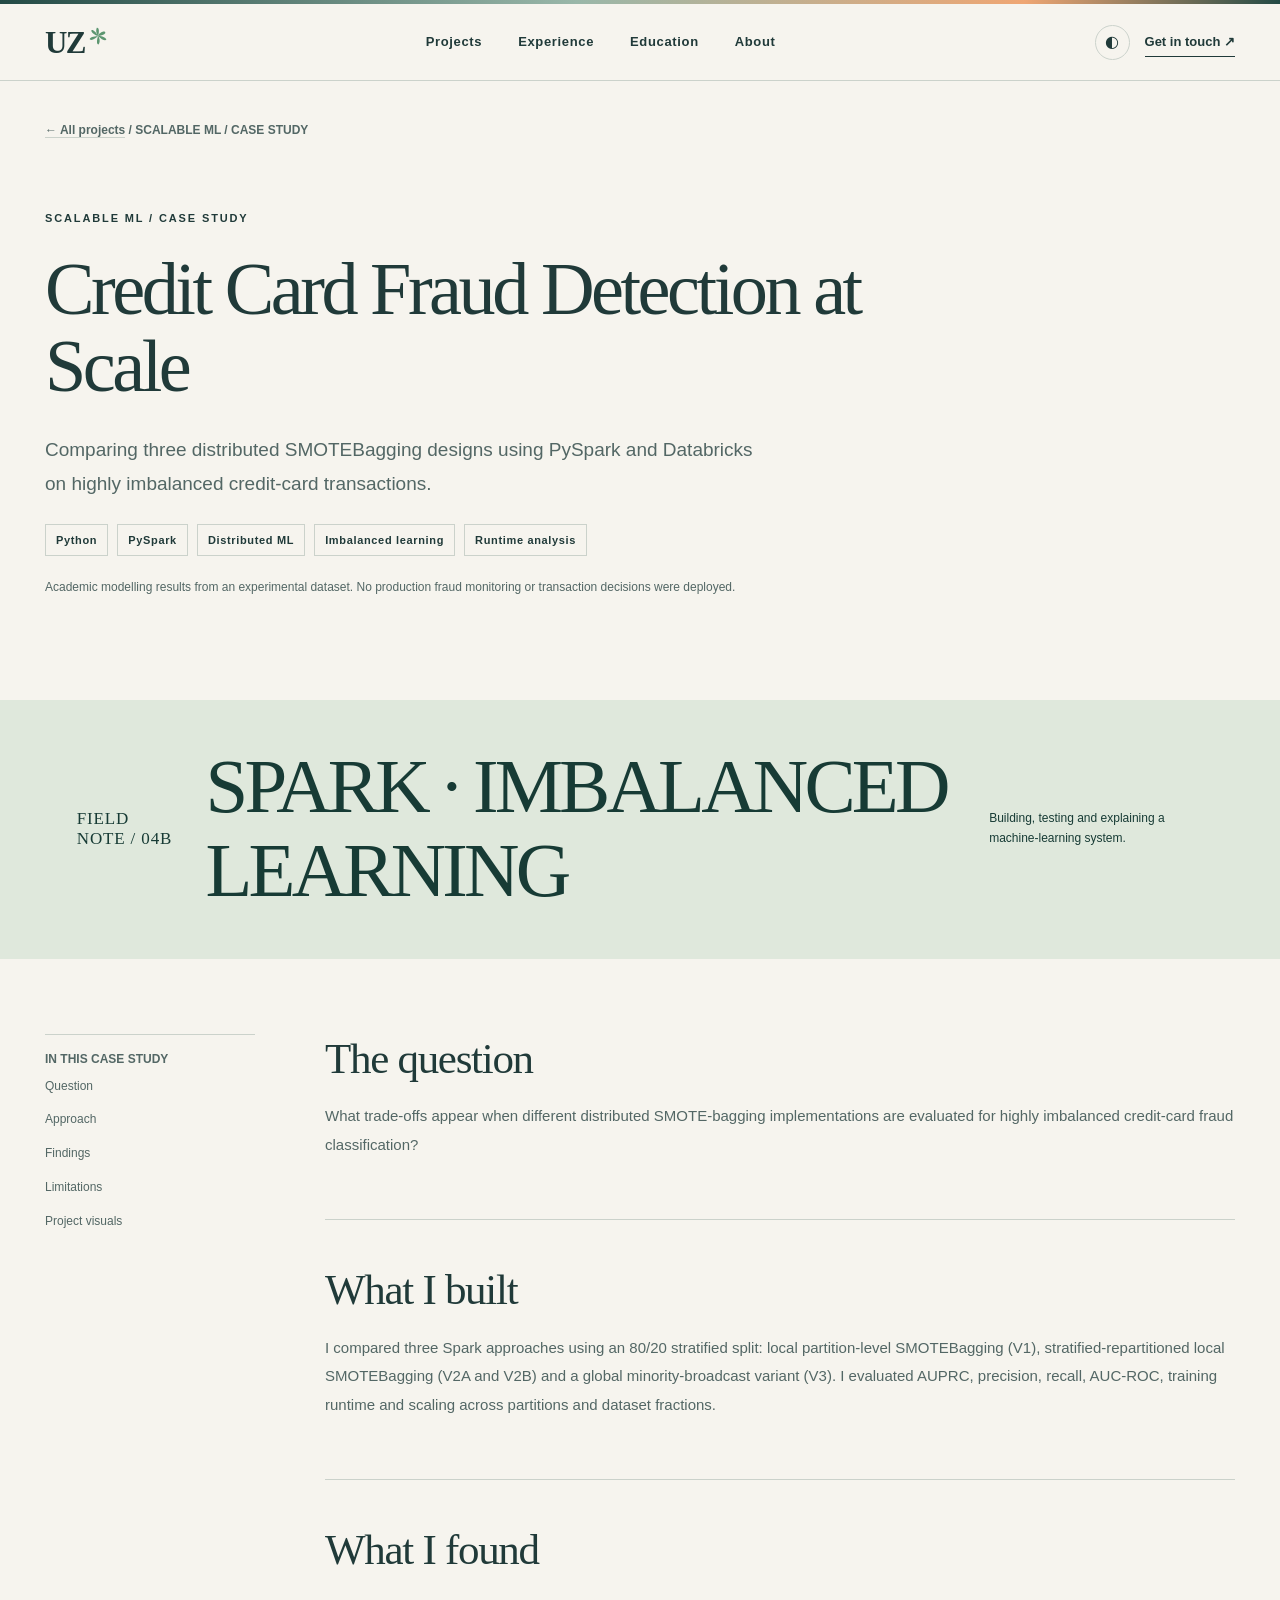
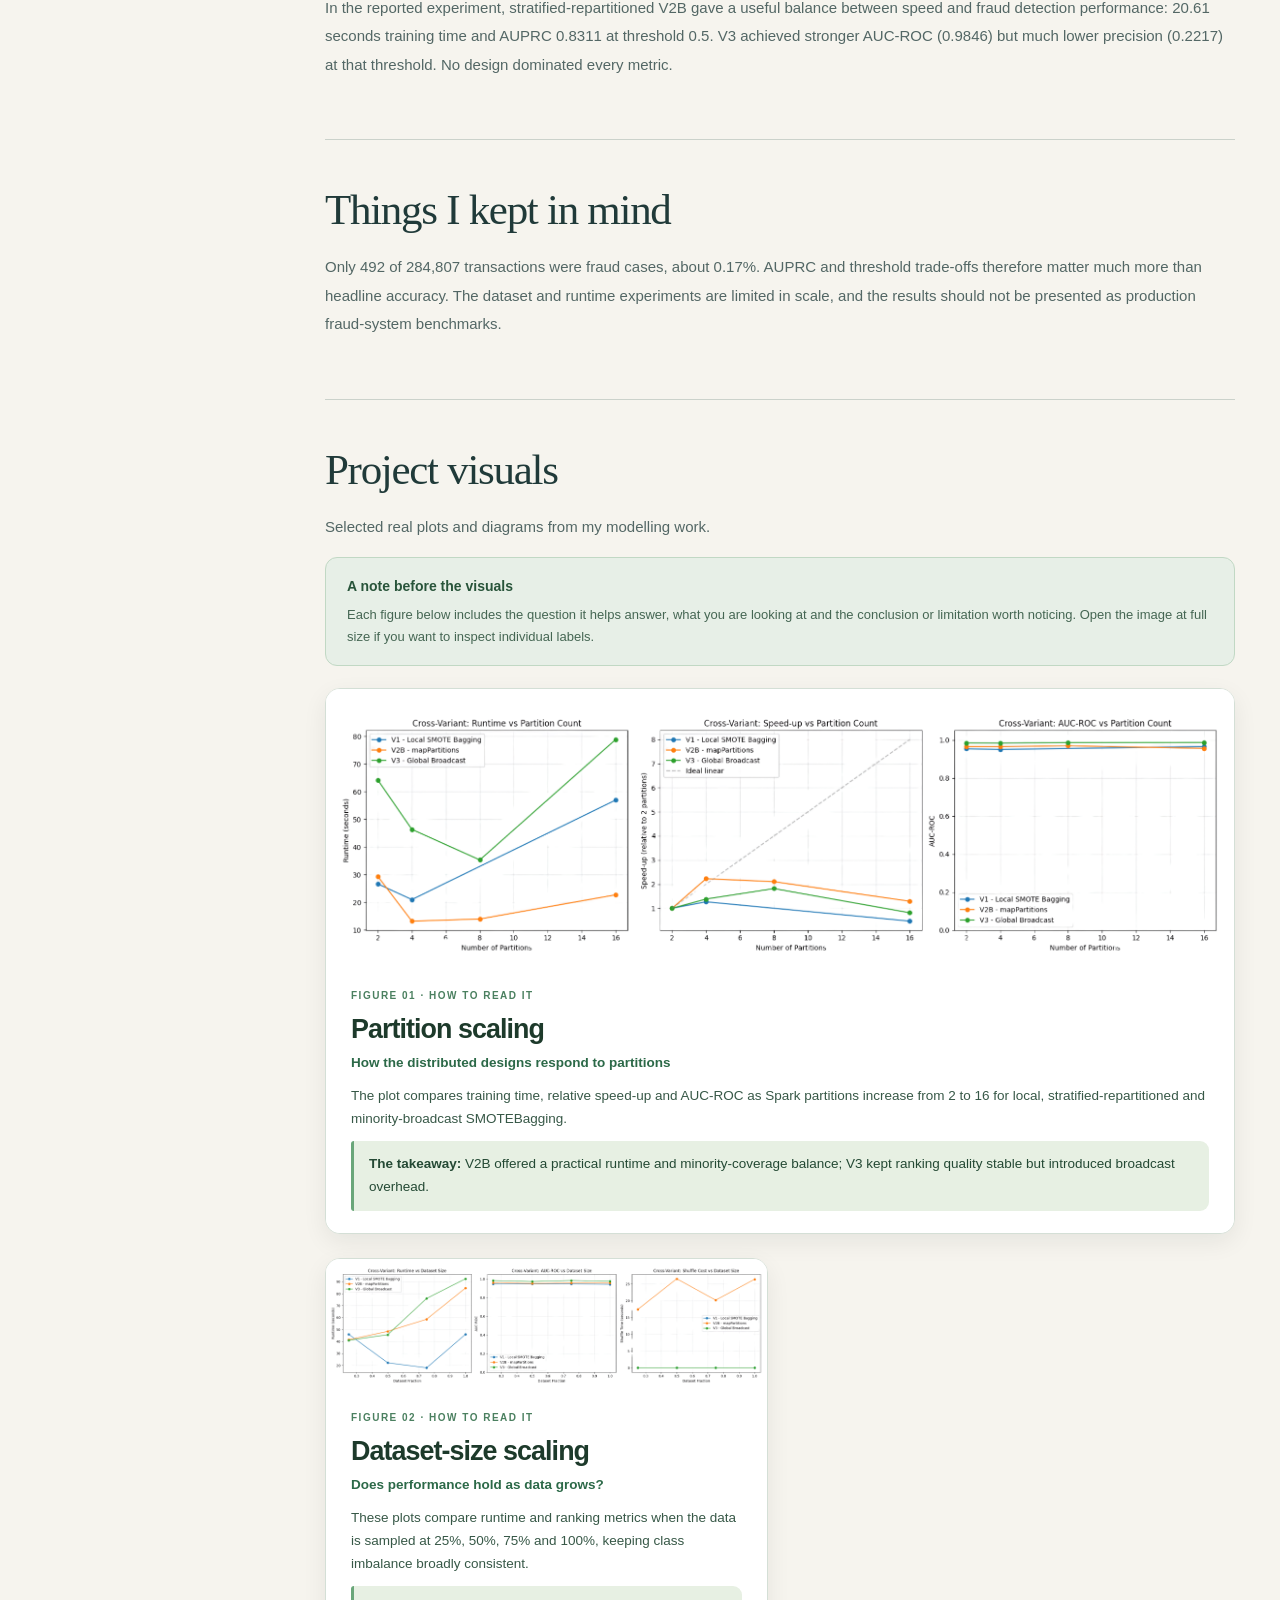
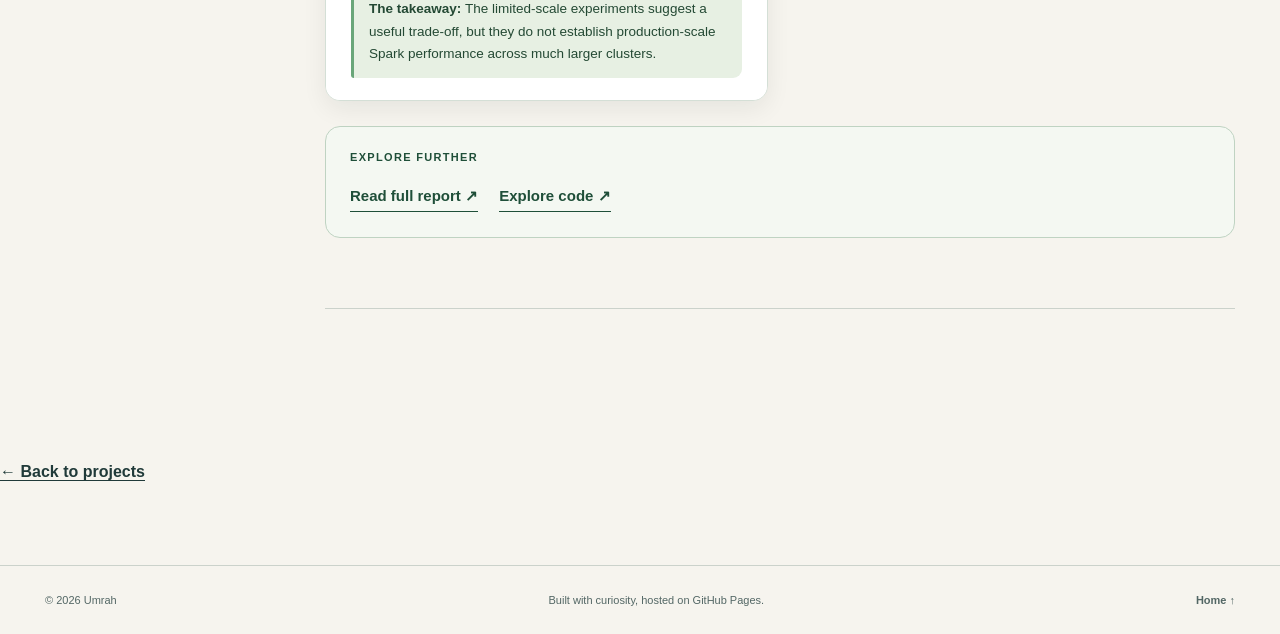
<file: projects/fraud-detection.html>
<!DOCTYPE html>

<html lang="en"><head><meta charset="utf-8"/><meta content="width=device-width,initial-scale=1" name="viewport"/><meta content="Comparing three distributed SMOTEBagging designs using PySpark and Databricks on highly imbalanced credit-card transactions." name="description"/><title>Credit Card Fraud Detection at Scale | Umrah</title><link href="../assets/favicon.svg" rel="icon" type="image/svg+xml"/><link href="../assets/case.css" rel="stylesheet"/><link href="../assets/case-media.css" rel="stylesheet"/><link href="../assets/v6-case.css" rel="stylesheet"/><link href="../assets/v7-case.css" rel="stylesheet"/><script defer="" src="../assets/case.js"></script><link href="../assets/v8-case.css" rel="stylesheet"/></head><body><a class="skip-link" href="#main">Skip to content</a><div aria-hidden="true" class="ambient-line"></div><header class="site-header"><div class="shell nav-row"><a aria-label="Umrah, home" class="mark" href="../">UZ<svg aria-hidden="true" class="brand-flower" viewbox="0 0 420 420" xmlns="http://www.w3.org/2000/svg"><g fill="currentColor"><path d="M210 210C172 167 153 76 182 19C218 2 255 72 210 210Z"></path><path d="M210 210C229 155 310 94 370 109C409 142 344 196 210 210Z"></path><path d="M210 210C277 198 381 239 405 287C392 333 304 303 210 210Z"></path><path d="M210 210C256 258 262 360 222 407C174 400 178 326 210 210Z"></path><path d="M210 210C168 254 70 329 22 293C-1 254 83 219 210 210Z"></path><path d="M210 210C148 195 46 126 55 80C80 46 162 117 210 210Z"></path></g></svg></a><nav class="nav-links"><a href="../#work">Projects</a><a href="../#experience">Experience</a><a href="../#education">Education</a><a href="../#journey">About</a></nav><div class="nav-actions"><button aria-label="Switch color theme" class="icon-button" id="theme-toggle" type="button"><span aria-hidden="true">◐</span></button><a class="nav-contact" href="mailto:umrahazargar@gmail.com">Get in touch ↗</a></div></div></header><main id="main"><div class="shell"><div class="breadcrumb"><a href="../#work">← All projects</a> / SCALABLE ML / CASE STUDY</div><section class="case-hero"><p class="eyebrow">SCALABLE ML / CASE STUDY</p><h1>Credit Card Fraud Detection at Scale</h1><p class="case-lead">Comparing three distributed SMOTEBagging designs using PySpark and Databricks on highly imbalanced credit-card transactions.</p><div class="case-meta"><span>Python</span><span>PySpark</span><span>Distributed ML</span><span>Imbalanced learning</span><span>Runtime analysis</span></div><p class="case-note">Academic modelling results from an experimental dataset. No production fraud monitoring or transaction decisions were deployed.</p></section></div><div class="case-banner"><div class="banner-index">FIELD NOTE / 04B</div><strong>SPARK · IMBALANCED LEARNING</strong><p>Building, testing and explaining a machine-learning system.</p></div><div class="shell case-body"><aside class="case-aside"><b>IN THIS CASE STUDY</b><a href="#question">Question</a><a href="#approach">Approach</a><a href="#findings">Findings</a><a href="#limits">Limitations</a><a href="#evidence">Project visuals</a></aside><div class="case-content"><section id="question"><h2>The question</h2><p>What trade-offs appear when different distributed SMOTE-bagging implementations are evaluated for highly imbalanced credit-card fraud classification?</p></section><section id="approach"><h2>What I built</h2><p>I compared three Spark approaches using an 80/20 stratified split: local partition-level SMOTEBagging (V1), stratified-repartitioned local SMOTEBagging (V2A and V2B) and a global minority-broadcast variant (V3). I evaluated AUPRC, precision, recall, AUC-ROC, training runtime and scaling across partitions and dataset fractions.</p></section><section id="findings"><h2>What I found</h2><p>In the reported experiment, stratified-repartitioned V2B gave a useful balance between speed and fraud detection performance: 20.61 seconds training time and AUPRC 0.8311 at threshold 0.5. V3 achieved stronger AUC-ROC (0.9846) but much lower precision (0.2217) at that threshold. No design dominated every metric.</p></section><section id="limits"><h2>Things I kept in mind</h2><p>Only 492 of 284,807 transactions were fraud cases, about 0.17%. AUPRC and threshold trade-offs therefore matter much more than headline accuracy. The dataset and runtime experiments are limited in scale, and the results should not be presented as production fraud-system benchmarks.</p></section><section id="evidence"><h2>Project visuals</h2><p>Selected real plots and diagrams from my modelling work.</p><div class="evidence-reader-guide"><strong>A note before the visuals</strong><p>Each figure below includes the question it helps answer, what you are looking at and the conclusion or limitation worth noticing. Open the image at full size if you want to inspect individual labels.</p></div><div class="case-gallery"><figure class="span2"><a aria-label="Open large image: Partition scaling: how the distributed designs respond to partitions" class="case-image-open" href="../assets/credit-runtime-auc.png" rel="noopener" target="_blank"><img alt="Partition scaling: how the distributed designs respond to partitions" loading="lazy" src="../assets/credit-runtime-auc.png"/></a><figcaption><span class="case-figure-kicker">FIGURE 01 · HOW TO READ IT</span><h3>Partition scaling</h3><p class="case-figure-focus">How the distributed designs respond to partitions</p><p>The plot compares training time, relative speed-up and AUC-ROC as Spark partitions increase from 2 to 16 for local, stratified-repartitioned and minority-broadcast SMOTEBagging.</p><p class="case-figure-takeaway"><strong>The takeaway: </strong>V2B offered a practical runtime and minority-coverage balance; V3 kept ranking quality stable but introduced broadcast overhead.</p></figcaption></figure><figure><a aria-label="Open large image: Dataset-size scaling: does performance hold as data grows?" class="case-image-open" href="../assets/credit-speedup-shuffle.png" rel="noopener" target="_blank"><img alt="Dataset-size scaling: does performance hold as data grows?" loading="lazy" src="../assets/credit-speedup-shuffle.png"/></a><figcaption><span class="case-figure-kicker">FIGURE 02 · HOW TO READ IT</span><h3>Dataset-size scaling</h3><p class="case-figure-focus">Does performance hold as data grows?</p><p>These plots compare runtime and ranking metrics when the data is sampled at 25%, 50%, 75% and 100%, keeping class imbalance broadly consistent.</p><p class="case-figure-takeaway"><strong>The takeaway: </strong>The limited-scale experiments suggest a useful trade-off, but they do not establish production-scale Spark performance across much larger clusters.</p></figcaption></figure></div><div class="case-proof"><b>EXPLORE FURTHER</b><p><a class="link-out" href="../documents/credit-card-fraud-report.pdf">Read full report ↗</a> <a class="link-out" href="https://github.com/umrahzargar/credit-card-fraud-detection-at-scale" rel="noopener noreferrer" target="_blank">Explore code ↗</a></p></div></section></div></div><div class="shell case-return"><a href="../#work">← Back to projects</a></div></main><footer class="site-footer"><div class="shell"><span>© <span id="year">2026</span> Umrah</span><span>Built with curiosity, hosted on GitHub Pages.</span><a href="../#main">Home ↑</a></div></footer></body></html>
</file>
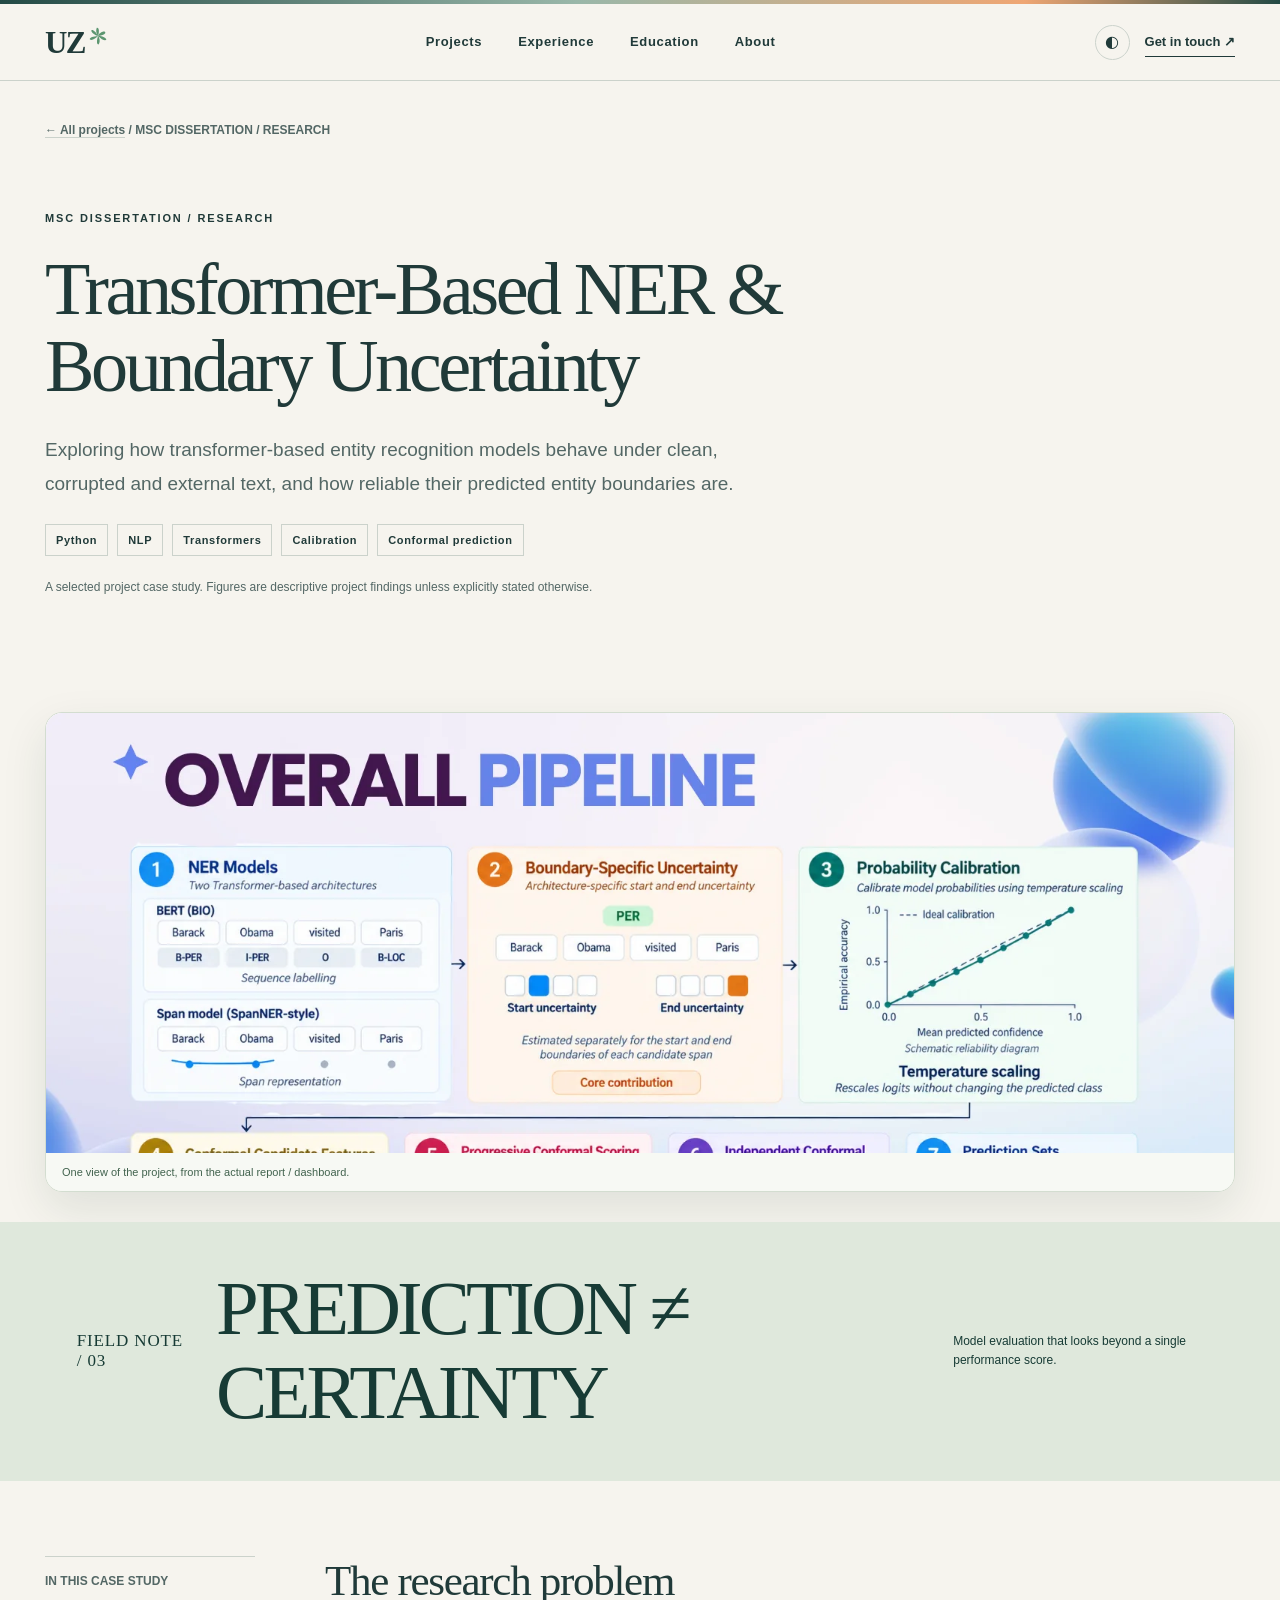
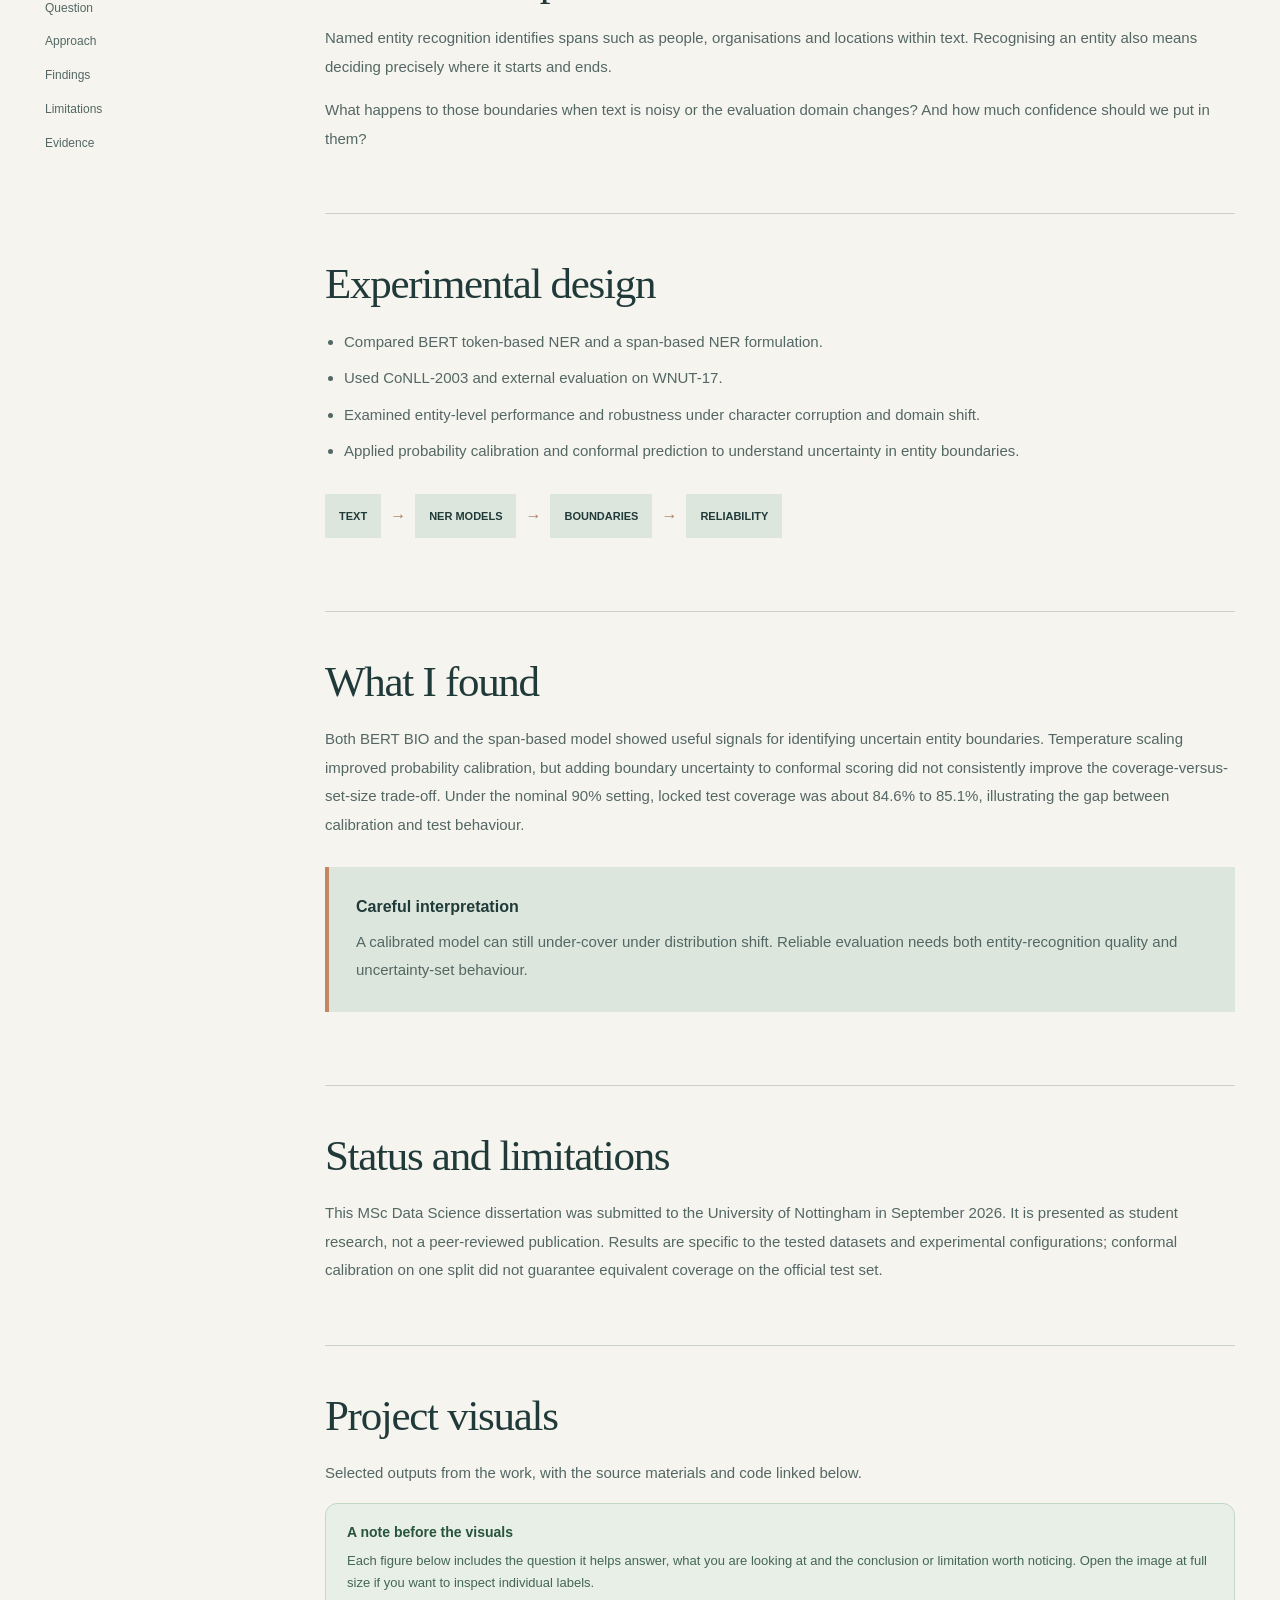
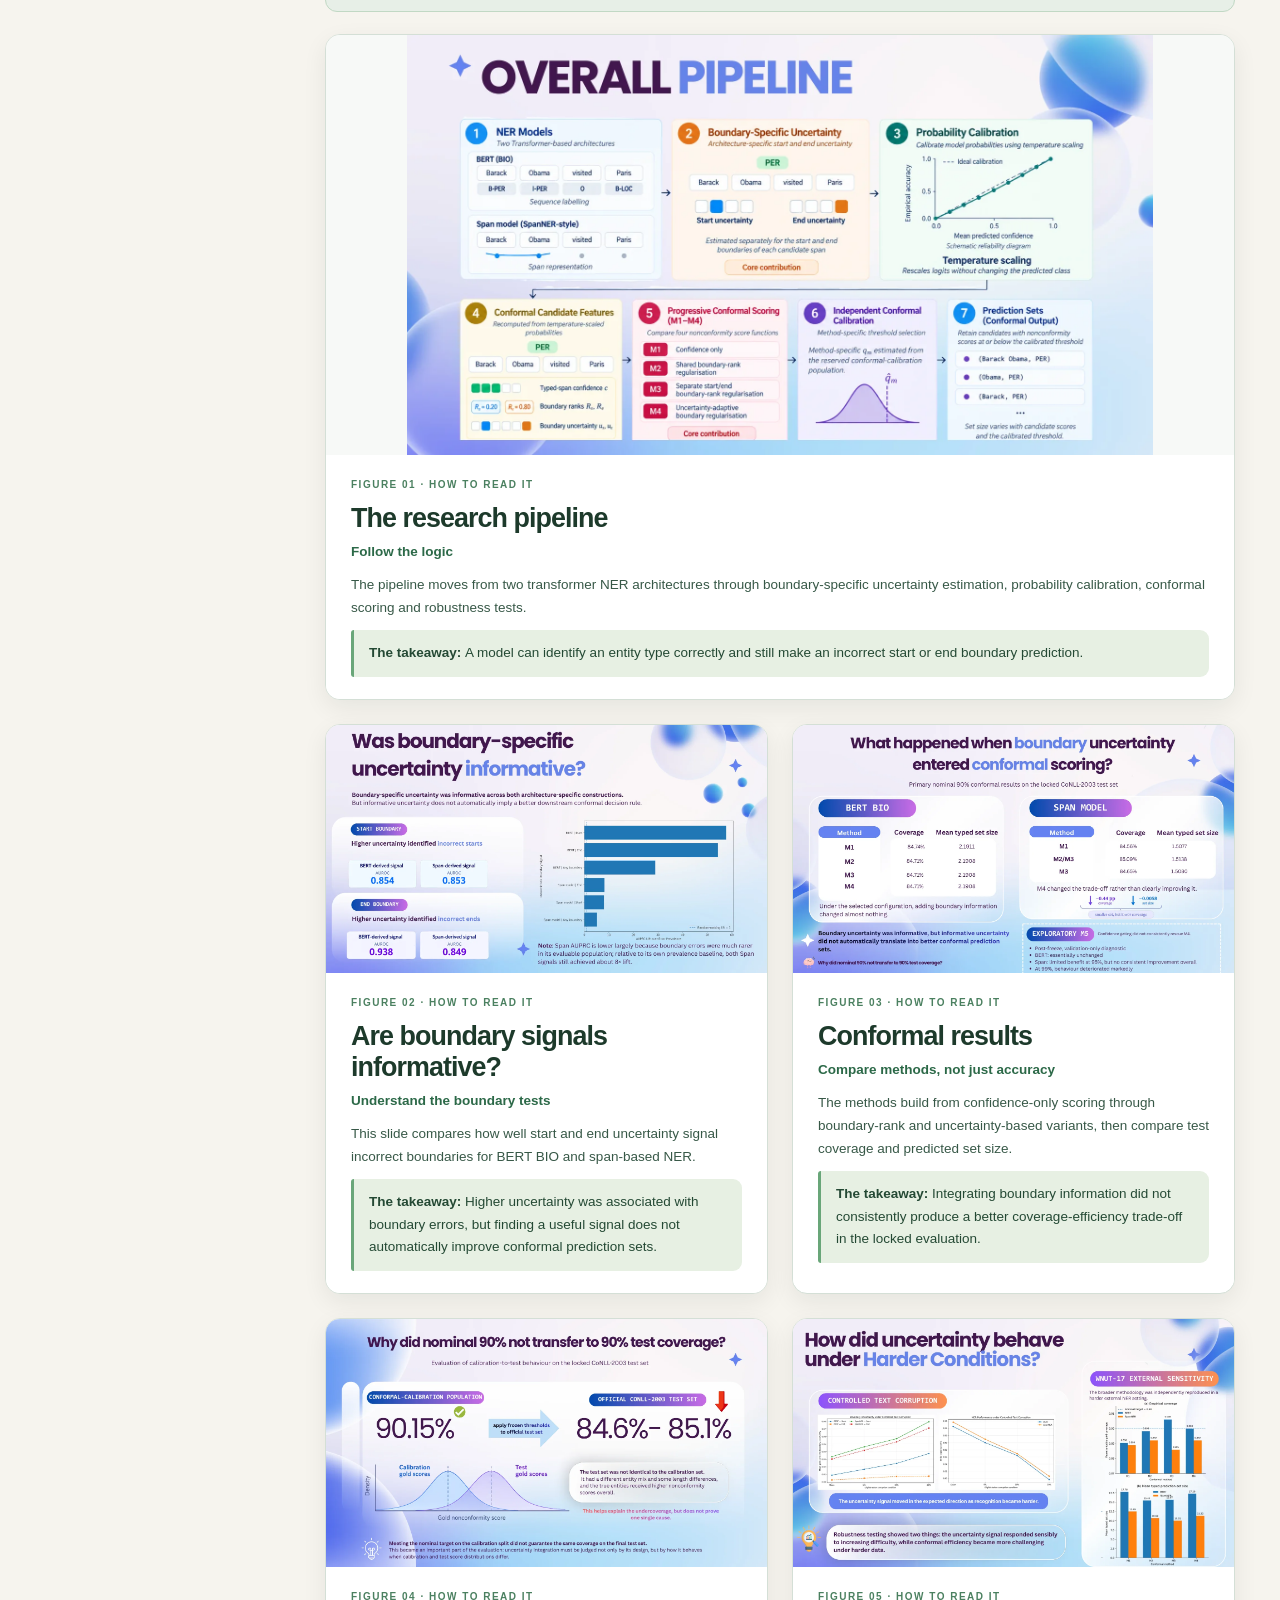
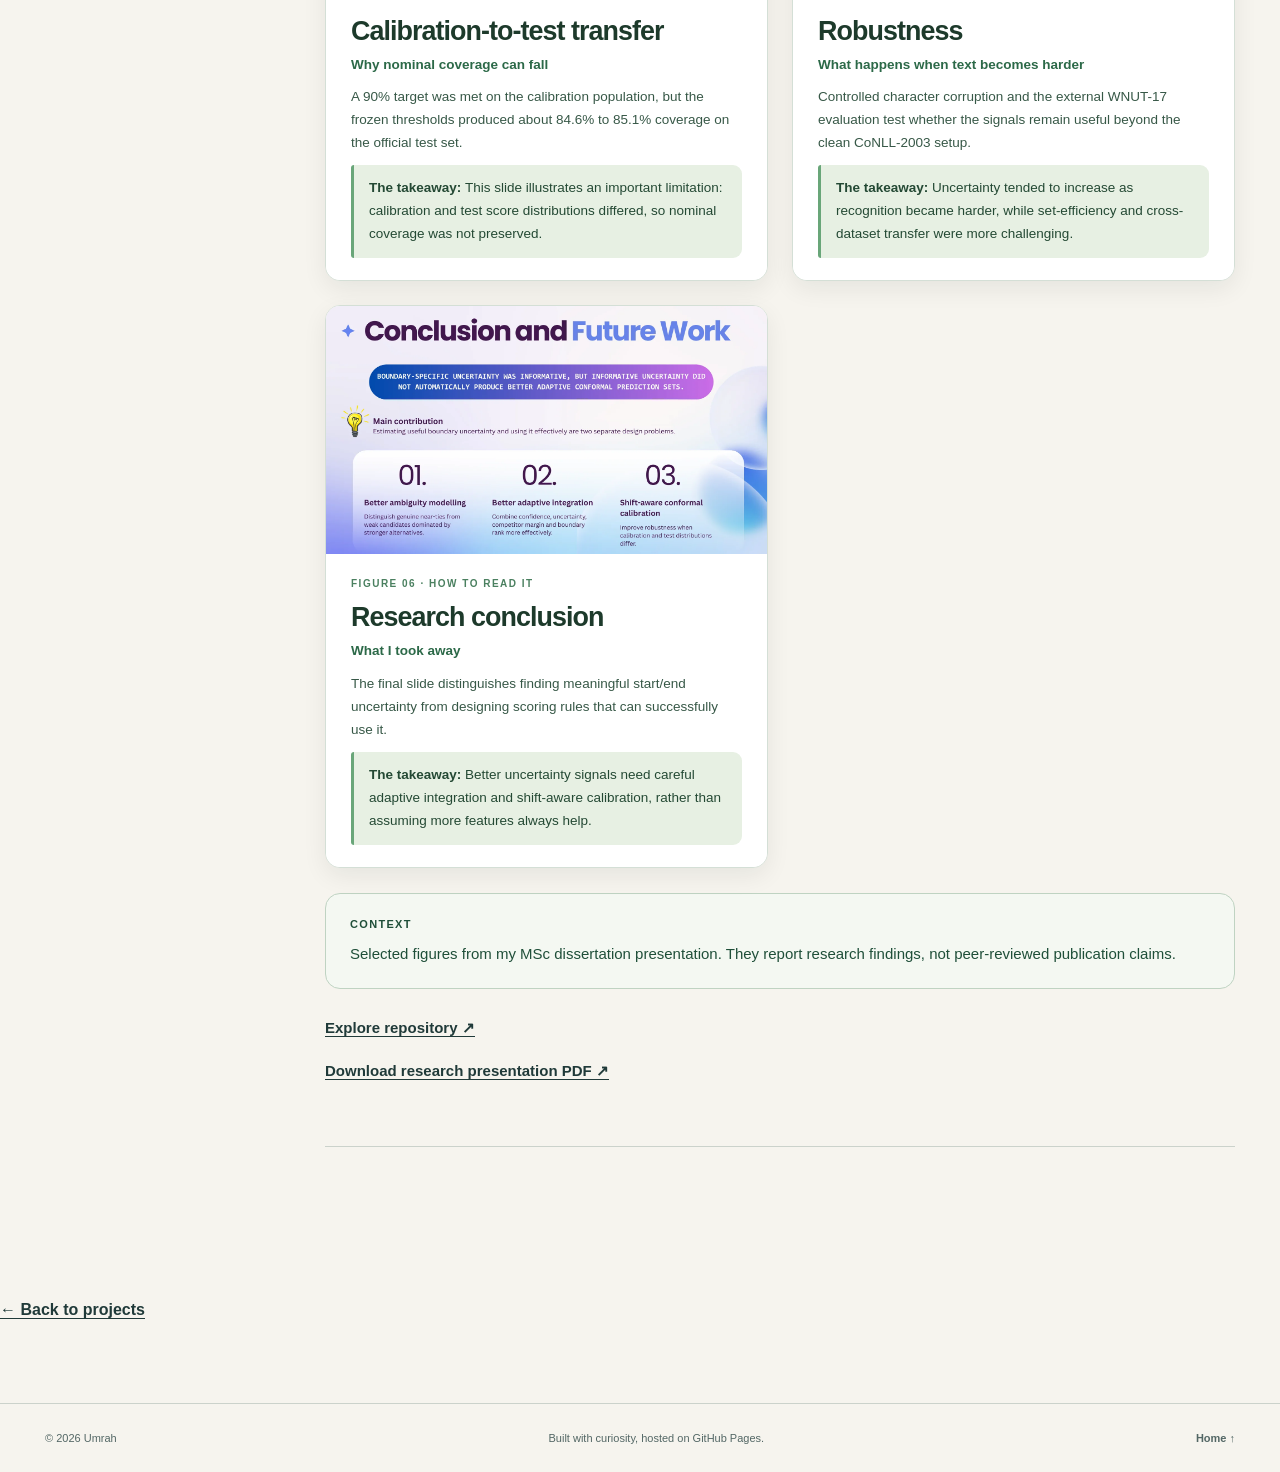
<file: projects/ner-research.html>
<!DOCTYPE html>

<html lang="en"><head><meta charset="utf-8"/><meta content="width=device-width, initial-scale=1" name="viewport"/><meta content="Case study: Exploring how transformer-based entity recognition models behave under clean, corrupted and external text, and how reliable their predicted entity boundaries are." name="description"/><title>Transformer-Based NER &amp; Boundary Uncertainty | Umrah</title><link href="../assets/favicon.svg" rel="icon" type="image/svg+xml"/><link href="../assets/case.css" rel="stylesheet"/><script defer="" src="../assets/case.js"></script><link href="../assets/case-media.css" rel="stylesheet"/><link href="../assets/v6-case.css" rel="stylesheet"/><link href="../assets/v7-case.css" rel="stylesheet"/><link href="../assets/v8-case.css" rel="stylesheet"/></head><body><a class="skip-link" href="#main">Skip to content</a><div aria-hidden="true" class="ambient-line"></div><header class="site-header"><div class="shell nav-row"><a aria-label="Umrah, home" class="mark" href="../">UZ<svg aria-hidden="true" class="brand-flower" viewbox="0 0 420 420" xmlns="http://www.w3.org/2000/svg"><g fill="currentColor"><path d="M210 210C172 167 153 76 182 19C218 2 255 72 210 210Z"></path><path d="M210 210C229 155 310 94 370 109C409 142 344 196 210 210Z"></path><path d="M210 210C277 198 381 239 405 287C392 333 304 303 210 210Z"></path><path d="M210 210C256 258 262 360 222 407C174 400 178 326 210 210Z"></path><path d="M210 210C168 254 70 329 22 293C-1 254 83 219 210 210Z"></path><path d="M210 210C148 195 46 126 55 80C80 46 162 117 210 210Z"></path></g></svg></a><nav aria-label="Primary navigation" class="nav-links"><a href="../#work">Projects</a><a href="../#experience">Experience</a><a href="../#education">Education</a><a href="../#journey">About</a></nav><div class="nav-actions"><button aria-label="Switch color theme" class="icon-button" id="theme-toggle" title="Switch color theme" type="button"><span aria-hidden="true">◐</span></button><a class="nav-contact" href="mailto:umrahazargar@gmail.com">Get in touch <span aria-hidden="true">↗</span></a></div></div></header><main id="main"><div class="shell"><div class="breadcrumb"><a href="../#work">← All projects</a> / MSC DISSERTATION / RESEARCH</div><section class="case-hero"><p class="eyebrow">MSC DISSERTATION / RESEARCH</p><h1>Transformer-Based NER &amp; Boundary Uncertainty</h1><p class="case-lead">Exploring how transformer-based entity recognition models behave under clean, corrupted and external text, and how reliable their predicted entity boundaries are.</p><div class="case-meta"><span>Python</span><span>NLP</span><span>Transformers</span><span>Calibration</span><span>Conformal prediction</span></div><p class="case-note">A selected project case study. Figures are descriptive project findings unless explicitly stated otherwise.</p></section><figure class="case-hero-cover"><img alt="NER model uncertainty pipeline" loading="lazy" src="../assets/research-slide-05.webp"/><figcaption>One view of the project, from the actual report / dashboard.</figcaption></figure></div><div class="case-banner"><div class="banner-index">FIELD NOTE / 03</div><strong>PREDICTION ≠ CERTAINTY</strong><p>Model evaluation that looks beyond a single performance score.</p></div><div class="shell case-body"><aside aria-label="On this page" class="case-aside"><b>IN THIS CASE STUDY</b><a href="#question">Question</a><a href="#approach">Approach</a><a href="#findings">Findings</a><a href="#limits">Limitations</a><a href="#evidence">Evidence</a></aside><div class="case-content">
<section id="question"><h2>The research problem</h2><p>Named entity recognition identifies spans such as people, organisations and locations within text. Recognising an entity also means deciding precisely where it starts and ends.</p><p>What happens to those boundaries when text is noisy or the evaluation domain changes? And how much confidence should we put in them?</p></section>
<section id="approach"><h2>Experimental design</h2><ul><li>Compared BERT token-based NER and a span-based NER formulation.</li><li>Used CoNLL-2003 and external evaluation on WNUT-17.</li><li>Examined entity-level performance and robustness under character corruption and domain shift.</li><li>Applied probability calibration and conformal prediction to understand uncertainty in entity boundaries.</li></ul><div class="flow-diagram"><span>TEXT</span><b>→</b><span>NER MODELS</span><b>→</b><span>BOUNDARIES</span><b>→</b><span>RELIABILITY</span></div></section>
<section id="findings"><h2>What I found</h2><p>Both BERT BIO and the span-based model showed useful signals for identifying uncertain entity boundaries. Temperature scaling improved probability calibration, but adding boundary uncertainty to conformal scoring did not consistently improve the coverage-versus-set-size trade-off. Under the nominal 90% setting, locked test coverage was about 84.6% to 85.1%, illustrating the gap between calibration and test behaviour.</p><div class="case-callout"><strong>Careful interpretation</strong><p>A calibrated model can still under-cover under distribution shift. Reliable evaluation needs both entity-recognition quality and uncertainty-set behaviour.</p></div></section>
<section id="limits"><h2>Status and limitations</h2><p>This MSc Data Science dissertation was submitted to the University of Nottingham in September 2026. It is presented as student research, not a peer-reviewed publication. Results are specific to the tested datasets and experimental configurations; conformal calibration on one split did not guarantee equivalent coverage on the official test set.</p></section>
<section id="evidence"><h2>Project visuals</h2><p>Selected outputs from the work, with the source materials and code linked below.</p><div class="evidence-reader-guide"><strong>A note before the visuals</strong><p>Each figure below includes the question it helps answer, what you are looking at and the conclusion or limitation worth noticing. Open the image at full size if you want to inspect individual labels.</p></div><div class="case-gallery"><figure class="span2"><a aria-label="Open large image: The research pipeline: follow the logic" class="case-image-open" href="../assets/research-slide-05.webp" rel="noopener" target="_blank"><img alt="The research pipeline: follow the logic" loading="lazy" src="../assets/research-slide-05.webp"/></a><figcaption><span class="case-figure-kicker">FIGURE 01 · HOW TO READ IT</span><h3>The research pipeline</h3><p class="case-figure-focus">Follow the logic</p><p>The pipeline moves from two transformer NER architectures through boundary-specific uncertainty estimation, probability calibration, conformal scoring and robustness tests.</p><p class="case-figure-takeaway"><strong>The takeaway: </strong>A model can identify an entity type correctly and still make an incorrect start or end boundary prediction.</p></figcaption></figure><figure><a aria-label="Open large image: Are boundary signals informative?: understand the boundary tests" class="case-image-open" href="../assets/research-slide-13.webp" rel="noopener" target="_blank"><img alt="Are boundary signals informative?: understand the boundary tests" loading="lazy" src="../assets/research-slide-13.webp"/></a><figcaption><span class="case-figure-kicker">FIGURE 02 · HOW TO READ IT</span><h3>Are boundary signals informative?</h3><p class="case-figure-focus">Understand the boundary tests</p><p>This slide compares how well start and end uncertainty signal incorrect boundaries for BERT BIO and span-based NER.</p><p class="case-figure-takeaway"><strong>The takeaway: </strong>Higher uncertainty was associated with boundary errors, but finding a useful signal does not automatically improve conformal prediction sets.</p></figcaption></figure><figure><a aria-label="Open large image: Conformal results: compare methods, not just accuracy" class="case-image-open" href="../assets/research-slide-24.webp" rel="noopener" target="_blank"><img alt="Conformal results: compare methods, not just accuracy" loading="lazy" src="../assets/research-slide-24.webp"/></a><figcaption><span class="case-figure-kicker">FIGURE 03 · HOW TO READ IT</span><h3>Conformal results</h3><p class="case-figure-focus">Compare methods, not just accuracy</p><p>The methods build from confidence-only scoring through boundary-rank and uncertainty-based variants, then compare test coverage and predicted set size.</p><p class="case-figure-takeaway"><strong>The takeaway: </strong>Integrating boundary information did not consistently produce a better coverage-efficiency trade-off in the locked evaluation.</p></figcaption></figure><figure><a aria-label="Open large image: Calibration-to-test transfer: why nominal coverage can fall" class="case-image-open" href="../assets/research-slide-25.webp" rel="noopener" target="_blank"><img alt="Calibration-to-test transfer: why nominal coverage can fall" loading="lazy" src="../assets/research-slide-25.webp"/></a><figcaption><span class="case-figure-kicker">FIGURE 04 · HOW TO READ IT</span><h3>Calibration-to-test transfer</h3><p class="case-figure-focus">Why nominal coverage can fall</p><p>A 90% target was met on the calibration population, but the frozen thresholds produced about 84.6% to 85.1% coverage on the official test set.</p><p class="case-figure-takeaway"><strong>The takeaway: </strong>This slide illustrates an important limitation: calibration and test score distributions differed, so nominal coverage was not preserved.</p></figcaption></figure><figure><a aria-label="Open large image: Robustness: what happens when text becomes harder" class="case-image-open" href="../assets/research-slide-26.webp" rel="noopener" target="_blank"><img alt="Robustness: what happens when text becomes harder" loading="lazy" src="../assets/research-slide-26.webp"/></a><figcaption><span class="case-figure-kicker">FIGURE 05 · HOW TO READ IT</span><h3>Robustness</h3><p class="case-figure-focus">What happens when text becomes harder</p><p>Controlled character corruption and the external WNUT-17 evaluation test whether the signals remain useful beyond the clean CoNLL-2003 setup.</p><p class="case-figure-takeaway"><strong>The takeaway: </strong>Uncertainty tended to increase as recognition became harder, while set-efficiency and cross-dataset transfer were more challenging.</p></figcaption></figure><figure><a aria-label="Open large image: Research conclusion: what i took away" class="case-image-open" href="../assets/research-slide-32.webp" rel="noopener" target="_blank"><img alt="Research conclusion: what i took away" loading="lazy" src="../assets/research-slide-32.webp"/></a><figcaption><span class="case-figure-kicker">FIGURE 06 · HOW TO READ IT</span><h3>Research conclusion</h3><p class="case-figure-focus">What I took away</p><p>The final slide distinguishes finding meaningful start/end uncertainty from designing scoring rules that can successfully use it.</p><p class="case-figure-takeaway"><strong>The takeaway: </strong>Better uncertainty signals need careful adaptive integration and shift-aware calibration, rather than assuming more features always help.</p></figcaption></figure></div><div class="case-proof"><b>CONTEXT</b><p>Selected figures from my MSc dissertation presentation. They report research findings, not peer-reviewed publication claims.</p></div><p><a class="link-out" href="https://github.com/umrahzargar/Boundary-Specific-Uncertainty-in-Transformer-Based-Named-Entity-Recognition" rel="noopener noreferrer" target="_blank">Explore repository ↗</a></p><p><a class="link-out" href="../documents/boundary-specific-uncertainty.pdf">Download research presentation PDF ↗</a></p></section></div></div><div class="shell case-return"><a href="../#work">← Back to projects</a></div></main><footer class="site-footer"><div class="shell"><span>© <span id="year">2026</span> Umrah</span><span>Built with curiosity, hosted on GitHub Pages.</span><a href="../#main">Home ↑</a></div></footer></body></html>
</file>
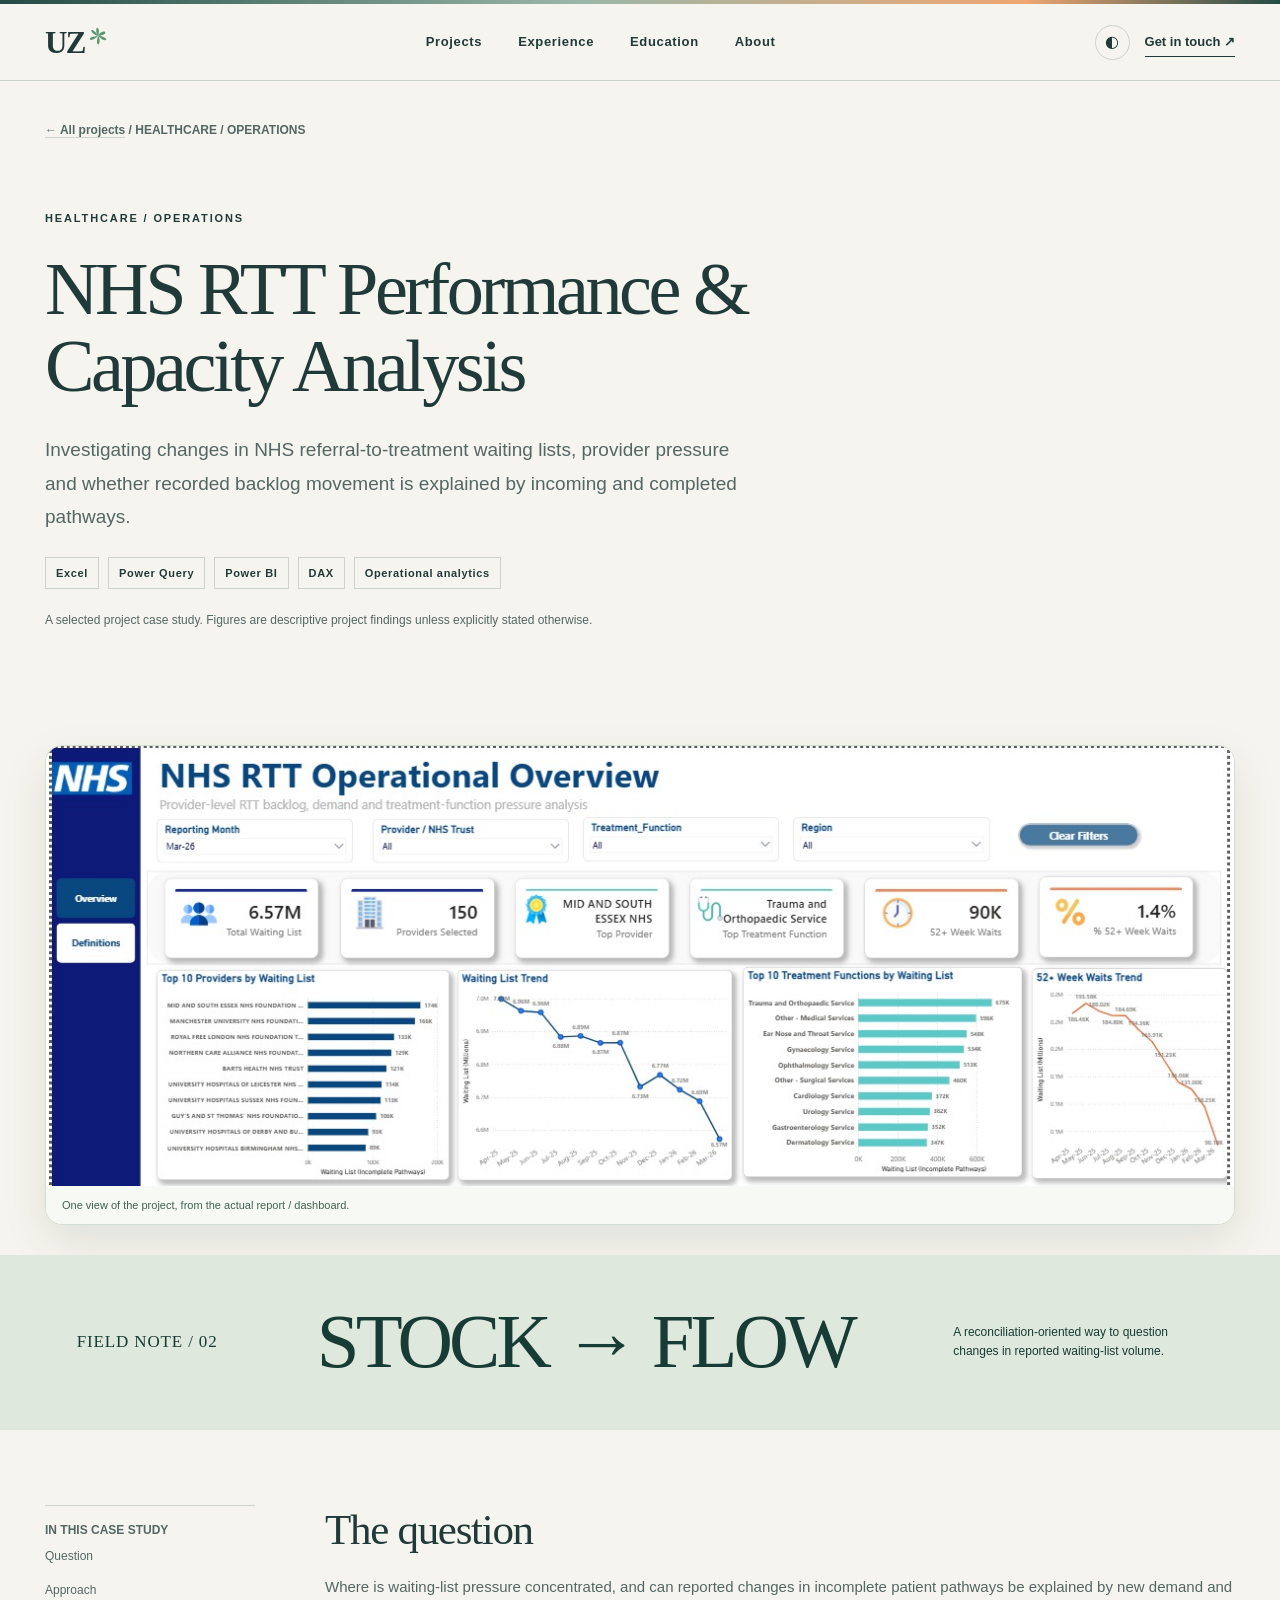
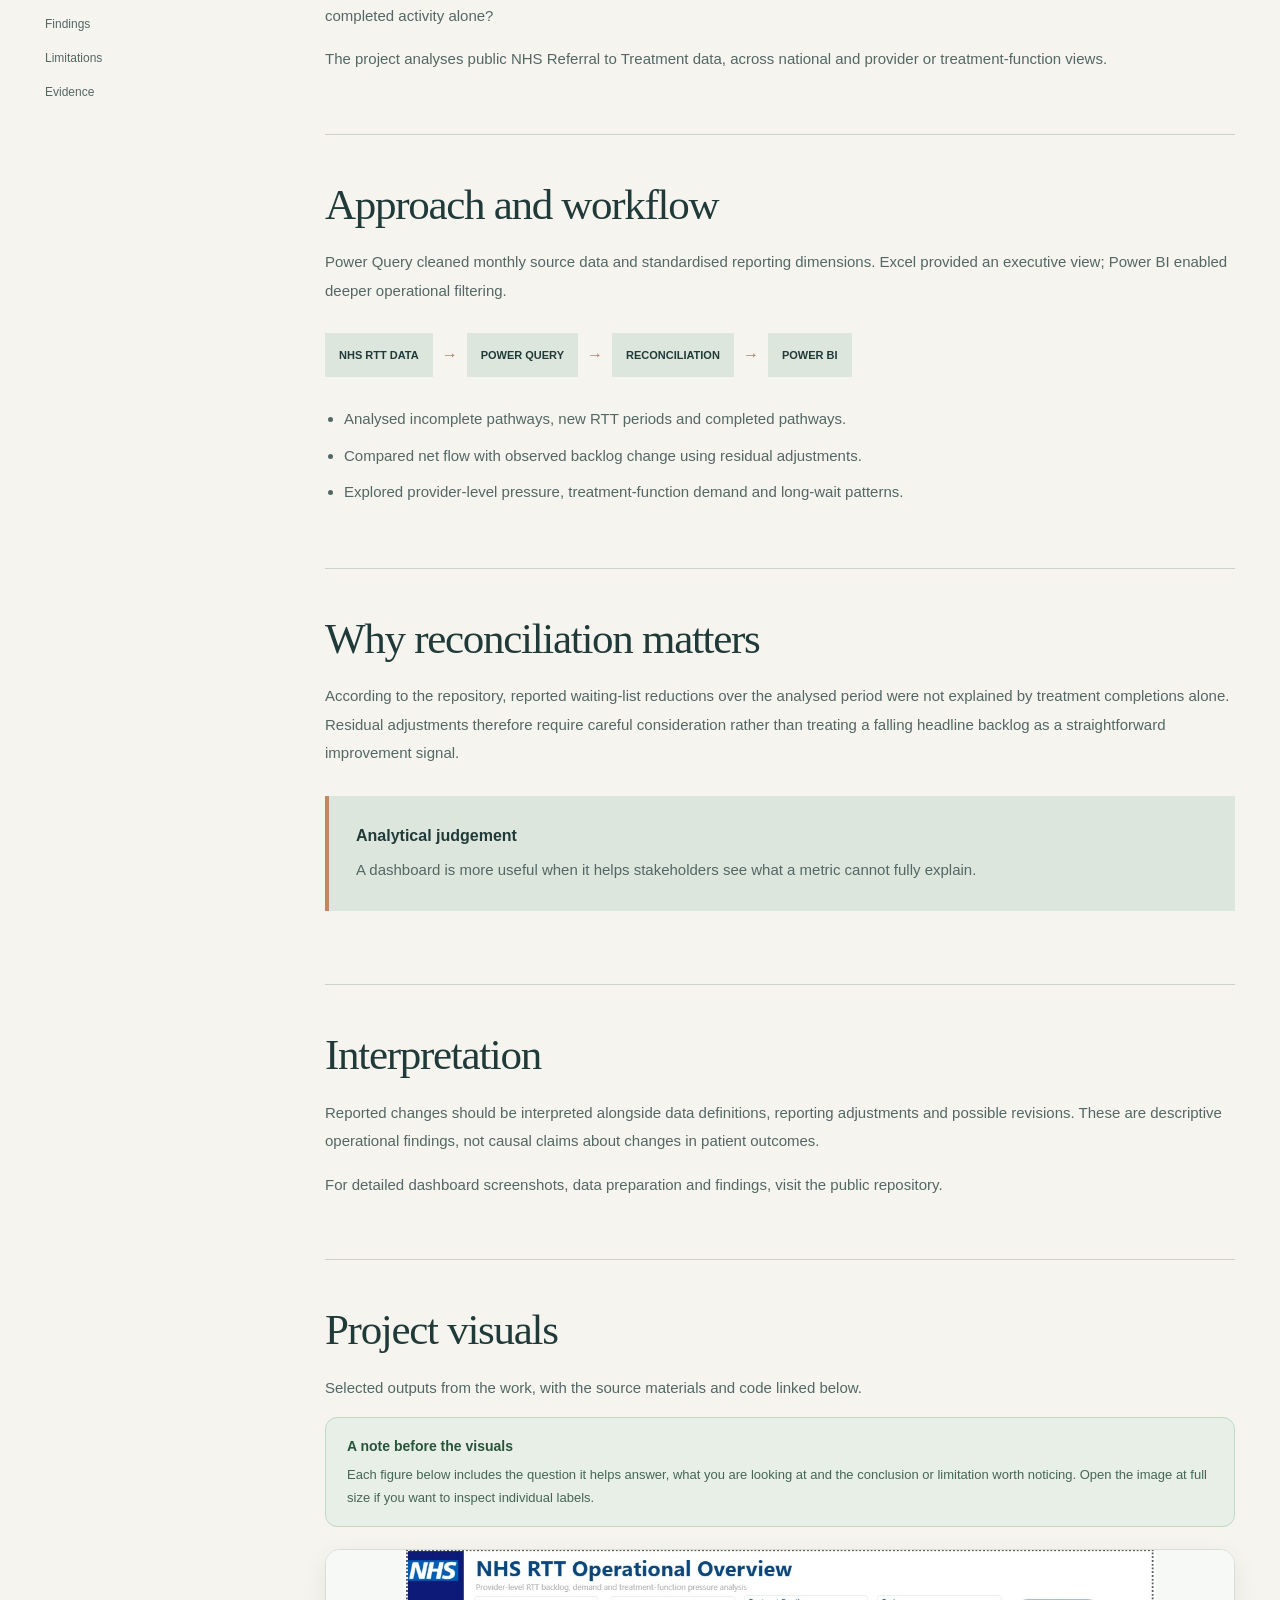
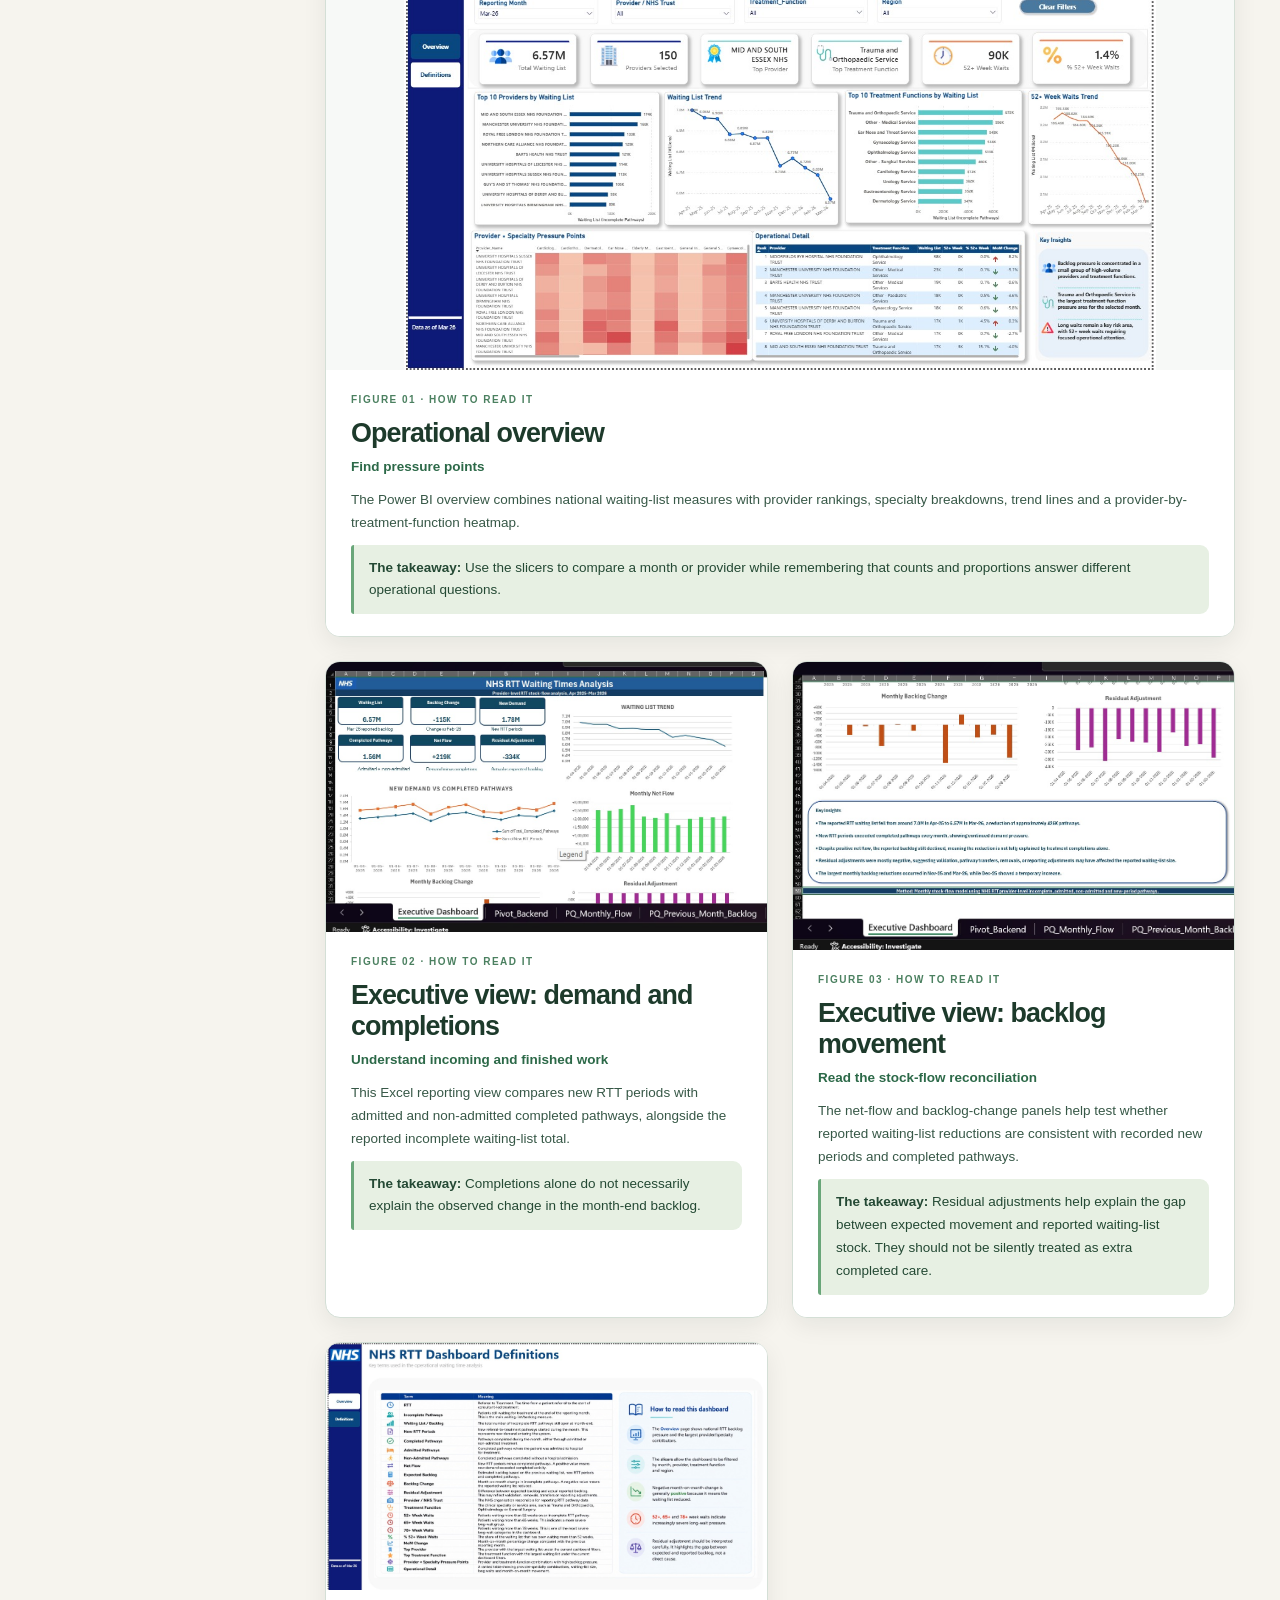
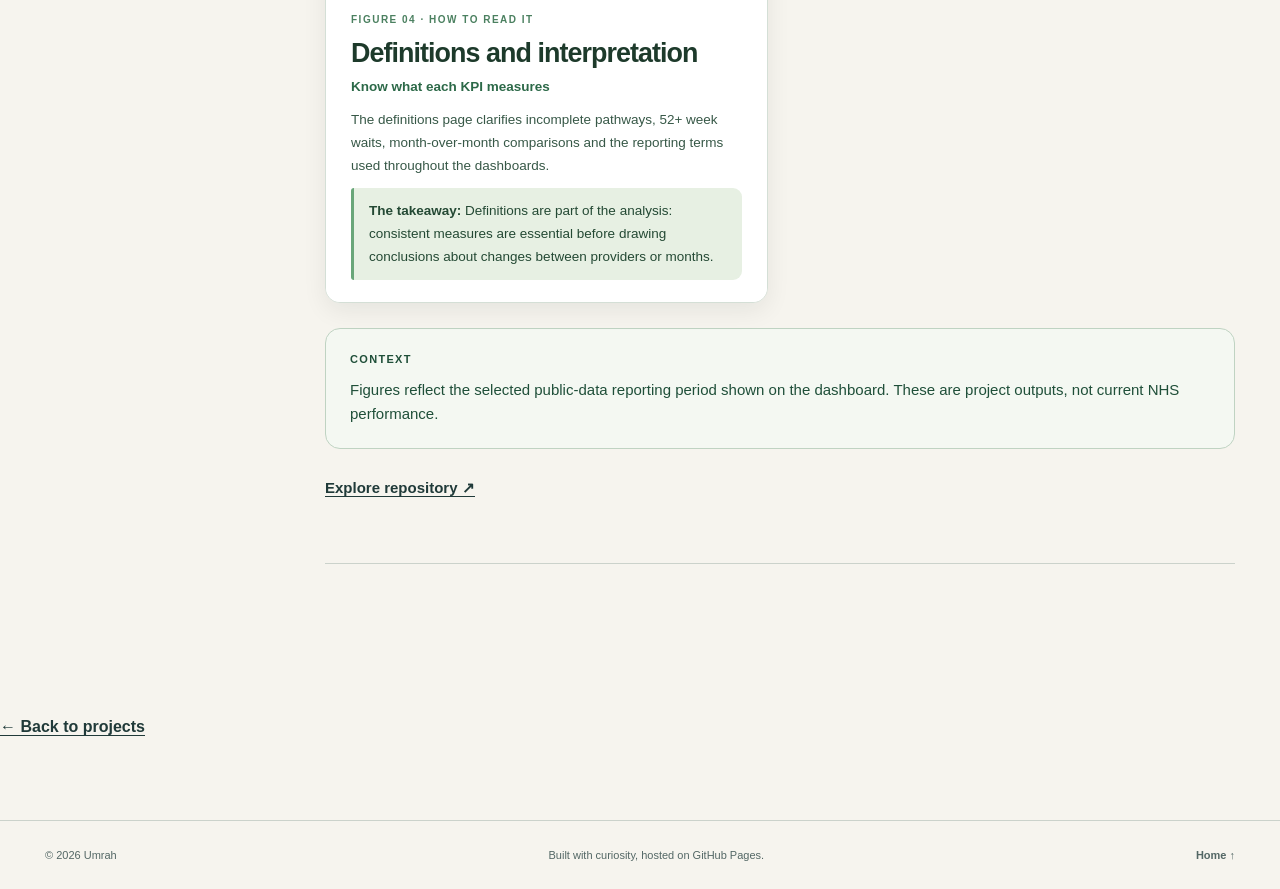
<file: projects/nhs-rtt.html>
<!DOCTYPE html>

<html lang="en"><head><meta charset="utf-8"/><meta content="width=device-width, initial-scale=1" name="viewport"/><meta content="Case study: Investigating changes in NHS referral-to-treatment waiting lists, provider pressure and whether recorded backlog movement is explained by incoming and completed pathways." name="description"/><title>NHS RTT Performance &amp; Capacity Analysis | Umrah</title><link href="../assets/favicon.svg" rel="icon" type="image/svg+xml"/><link href="../assets/case.css" rel="stylesheet"/><script defer="" src="../assets/case.js"></script><link href="../assets/case-media.css" rel="stylesheet"/><link href="../assets/v6-case.css" rel="stylesheet"/><link href="../assets/v7-case.css" rel="stylesheet"/><link href="../assets/v8-case.css" rel="stylesheet"/></head><body><a class="skip-link" href="#main">Skip to content</a><div aria-hidden="true" class="ambient-line"></div><header class="site-header"><div class="shell nav-row"><a aria-label="Umrah, home" class="mark" href="../">UZ<svg aria-hidden="true" class="brand-flower" viewbox="0 0 420 420" xmlns="http://www.w3.org/2000/svg"><g fill="currentColor"><path d="M210 210C172 167 153 76 182 19C218 2 255 72 210 210Z"></path><path d="M210 210C229 155 310 94 370 109C409 142 344 196 210 210Z"></path><path d="M210 210C277 198 381 239 405 287C392 333 304 303 210 210Z"></path><path d="M210 210C256 258 262 360 222 407C174 400 178 326 210 210Z"></path><path d="M210 210C168 254 70 329 22 293C-1 254 83 219 210 210Z"></path><path d="M210 210C148 195 46 126 55 80C80 46 162 117 210 210Z"></path></g></svg></a><nav aria-label="Primary navigation" class="nav-links"><a href="../#work">Projects</a><a href="../#experience">Experience</a><a href="../#education">Education</a><a href="../#journey">About</a></nav><div class="nav-actions"><button aria-label="Switch color theme" class="icon-button" id="theme-toggle" title="Switch color theme" type="button"><span aria-hidden="true">◐</span></button><a class="nav-contact" href="mailto:umrahazargar@gmail.com">Get in touch <span aria-hidden="true">↗</span></a></div></div></header><main id="main"><div class="shell"><div class="breadcrumb"><a href="../#work">← All projects</a> / HEALTHCARE / OPERATIONS</div><section class="case-hero"><p class="eyebrow">HEALTHCARE / OPERATIONS</p><h1>NHS RTT Performance &amp; Capacity Analysis</h1><p class="case-lead">Investigating changes in NHS referral-to-treatment waiting lists, provider pressure and whether recorded backlog movement is explained by incoming and completed pathways.</p><div class="case-meta"><span>Excel</span><span>Power Query</span><span>Power BI</span><span>DAX</span><span>Operational analytics</span></div><p class="case-note">A selected project case study. Figures are descriptive project findings unless explicitly stated otherwise.</p></section><figure class="case-hero-cover"><img alt="NHS RTT overview dashboard" loading="lazy" src="../assets/nhs-overview.jpeg"/><figcaption>One view of the project, from the actual report / dashboard.</figcaption></figure></div><div class="case-banner"><div class="banner-index">FIELD NOTE / 02</div><strong>STOCK → FLOW</strong><p>A reconciliation-oriented way to question changes in reported waiting-list volume.</p></div><div class="shell case-body"><aside aria-label="On this page" class="case-aside"><b>IN THIS CASE STUDY</b><a href="#question">Question</a><a href="#approach">Approach</a><a href="#findings">Findings</a><a href="#limits">Limitations</a><a href="#evidence">Evidence</a></aside><div class="case-content">
<section id="question"><h2>The question</h2><p>Where is waiting-list pressure concentrated, and can reported changes in incomplete patient pathways be explained by new demand and completed activity alone?</p><p>The project analyses public NHS Referral to Treatment data, across national and provider or treatment-function views.</p></section>
<section id="approach"><h2>Approach and workflow</h2><p>Power Query cleaned monthly source data and standardised reporting dimensions. Excel provided an executive view; Power BI enabled deeper operational filtering.</p><div class="flow-diagram"><span>NHS RTT DATA</span><b>→</b><span>POWER QUERY</span><b>→</b><span>RECONCILIATION</span><b>→</b><span>POWER BI</span></div><ul><li>Analysed incomplete pathways, new RTT periods and completed pathways.</li><li>Compared net flow with observed backlog change using residual adjustments.</li><li>Explored provider-level pressure, treatment-function demand and long-wait patterns.</li></ul></section>
<section id="findings"><h2>Why reconciliation matters</h2><p>According to the repository, reported waiting-list reductions over the analysed period were not explained by treatment completions alone. Residual adjustments therefore require careful consideration rather than treating a falling headline backlog as a straightforward improvement signal.</p><div class="case-callout"><strong>Analytical judgement</strong><p>A dashboard is more useful when it helps stakeholders see what a metric cannot fully explain.</p></div></section>
<section id="limits"><h2>Interpretation</h2><p>Reported changes should be interpreted alongside data definitions, reporting adjustments and possible revisions. These are descriptive operational findings, not causal claims about changes in patient outcomes.</p><p>For detailed dashboard screenshots, data preparation and findings, visit the public repository.</p></section>
<section id="evidence"><h2>Project visuals</h2><p>Selected outputs from the work, with the source materials and code linked below.</p><div class="evidence-reader-guide"><strong>A note before the visuals</strong><p>Each figure below includes the question it helps answer, what you are looking at and the conclusion or limitation worth noticing. Open the image at full size if you want to inspect individual labels.</p></div><div class="case-gallery"><figure class="span2"><a aria-label="Open large image: Operational overview: find pressure points" class="case-image-open" href="../assets/nhs-overview.jpeg" rel="noopener" target="_blank"><img alt="Operational overview: find pressure points" loading="lazy" src="../assets/nhs-overview.jpeg"/></a><figcaption><span class="case-figure-kicker">FIGURE 01 · HOW TO READ IT</span><h3>Operational overview</h3><p class="case-figure-focus">Find pressure points</p><p>The Power BI overview combines national waiting-list measures with provider rankings, specialty breakdowns, trend lines and a provider-by-treatment-function heatmap.</p><p class="case-figure-takeaway"><strong>The takeaway: </strong>Use the slicers to compare a month or provider while remembering that counts and proportions answer different operational questions.</p></figcaption></figure><figure><a aria-label="Open large image: Executive view: demand and completions: understand incoming and finished work" class="case-image-open" href="../assets/nhs-exec-1.jpeg" rel="noopener" target="_blank"><img alt="Executive view: demand and completions: understand incoming and finished work" loading="lazy" src="../assets/nhs-exec-1.jpeg"/></a><figcaption><span class="case-figure-kicker">FIGURE 02 · HOW TO READ IT</span><h3>Executive view: demand and completions</h3><p class="case-figure-focus">Understand incoming and finished work</p><p>This Excel reporting view compares new RTT periods with admitted and non-admitted completed pathways, alongside the reported incomplete waiting-list total.</p><p class="case-figure-takeaway"><strong>The takeaway: </strong>Completions alone do not necessarily explain the observed change in the month-end backlog.</p></figcaption></figure><figure><a aria-label="Open large image: Executive view: backlog movement: read the stock-flow reconciliation" class="case-image-open" href="../assets/nhs-exec-2.jpeg" rel="noopener" target="_blank"><img alt="Executive view: backlog movement: read the stock-flow reconciliation" loading="lazy" src="../assets/nhs-exec-2.jpeg"/></a><figcaption><span class="case-figure-kicker">FIGURE 03 · HOW TO READ IT</span><h3>Executive view: backlog movement</h3><p class="case-figure-focus">Read the stock-flow reconciliation</p><p>The net-flow and backlog-change panels help test whether reported waiting-list reductions are consistent with recorded new periods and completed pathways.</p><p class="case-figure-takeaway"><strong>The takeaway: </strong>Residual adjustments help explain the gap between expected movement and reported waiting-list stock. They should not be silently treated as extra completed care.</p></figcaption></figure><figure><a aria-label="Open large image: Definitions and interpretation: know what each kpi measures" class="case-image-open" href="../assets/nhs-definition.jpeg" rel="noopener" target="_blank"><img alt="Definitions and interpretation: know what each kpi measures" loading="lazy" src="../assets/nhs-definition.jpeg"/></a><figcaption><span class="case-figure-kicker">FIGURE 04 · HOW TO READ IT</span><h3>Definitions and interpretation</h3><p class="case-figure-focus">Know what each KPI measures</p><p>The definitions page clarifies incomplete pathways, 52+ week waits, month-over-month comparisons and the reporting terms used throughout the dashboards.</p><p class="case-figure-takeaway"><strong>The takeaway: </strong>Definitions are part of the analysis: consistent measures are essential before drawing conclusions about changes between providers or months.</p></figcaption></figure></div><div class="case-proof"><b>CONTEXT</b><p>Figures reflect the selected public-data reporting period shown on the dashboard. These are project outputs, not current NHS performance.</p></div><p><a class="link-out" href="https://github.com/umrahzargar/nhs-rtt-waiting-times-analysis" rel="noopener noreferrer" target="_blank">Explore repository ↗</a></p></section></div></div><div class="shell case-return"><a href="../#work">← Back to projects</a></div></main><footer class="site-footer"><div class="shell"><span>© <span id="year">2026</span> Umrah</span><span>Built with curiosity, hosted on GitHub Pages.</span><a href="../#main">Home ↑</a></div></footer></body></html>
</file>
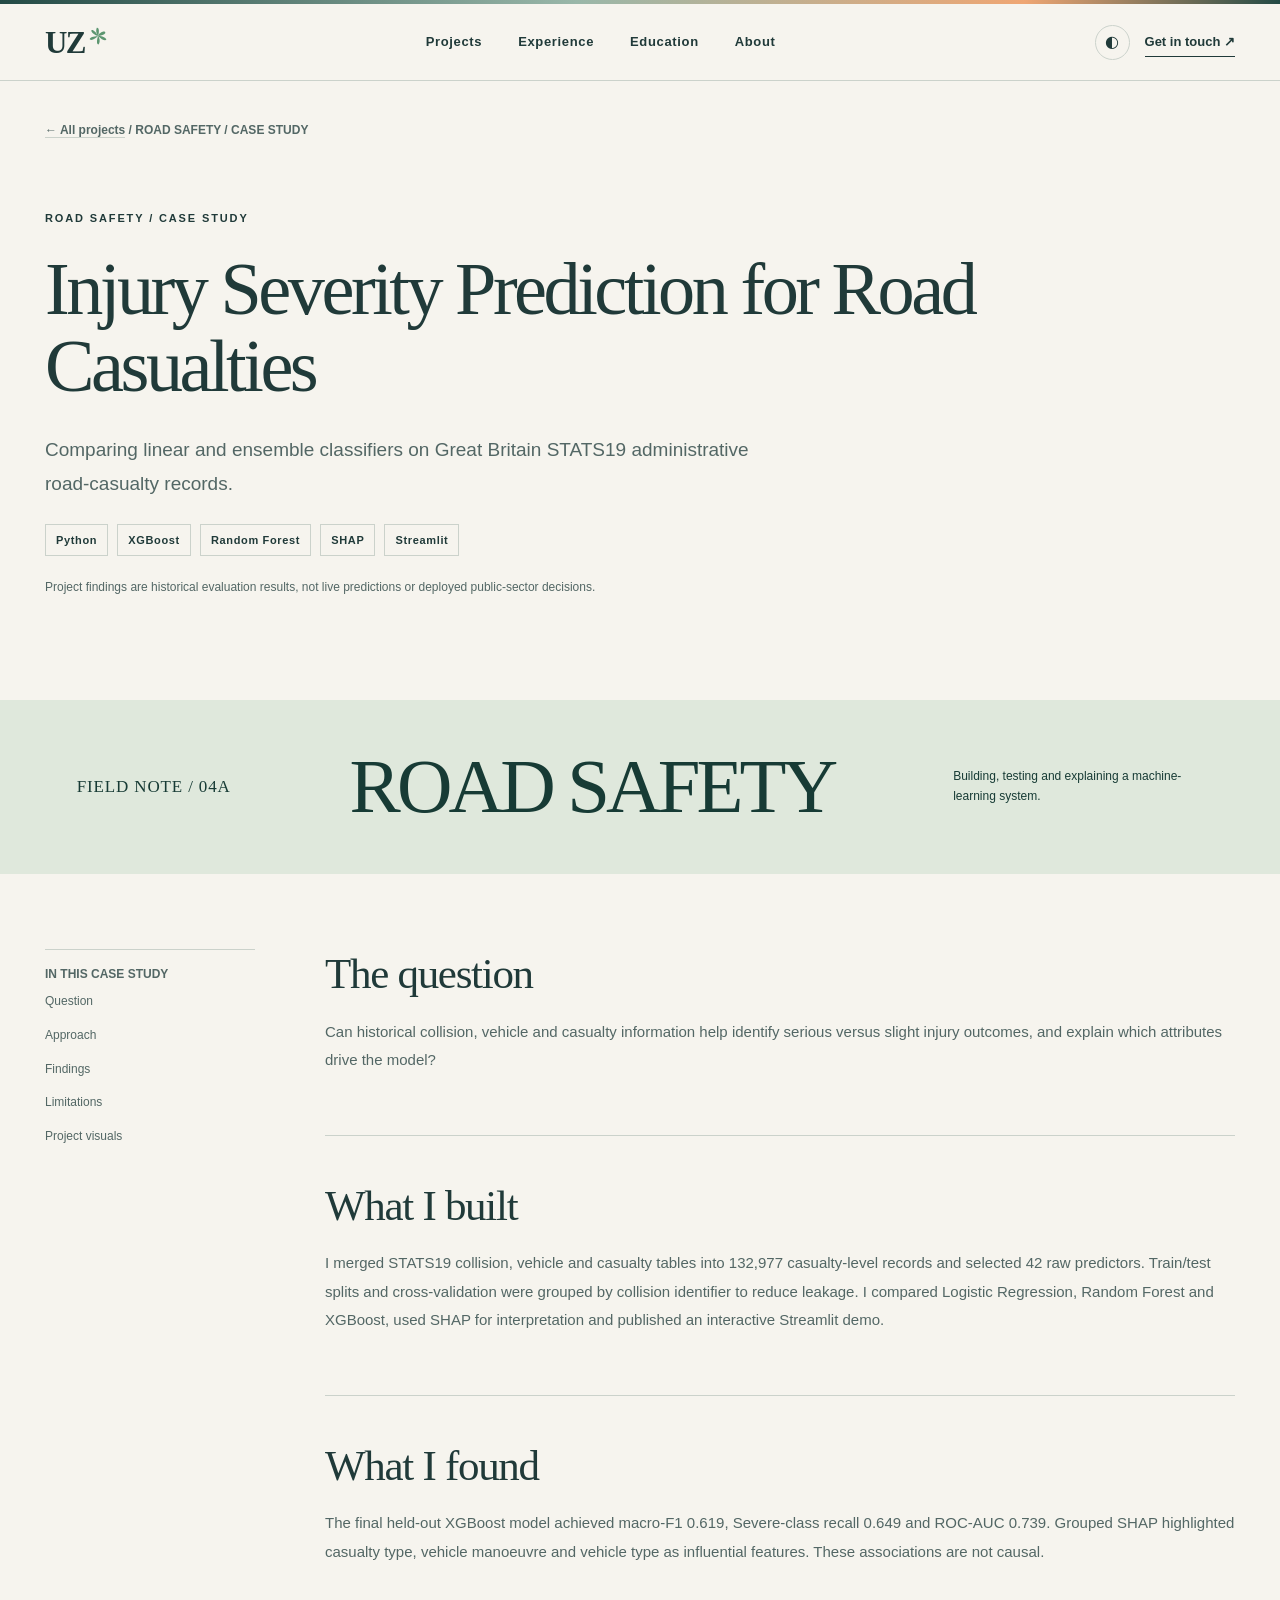
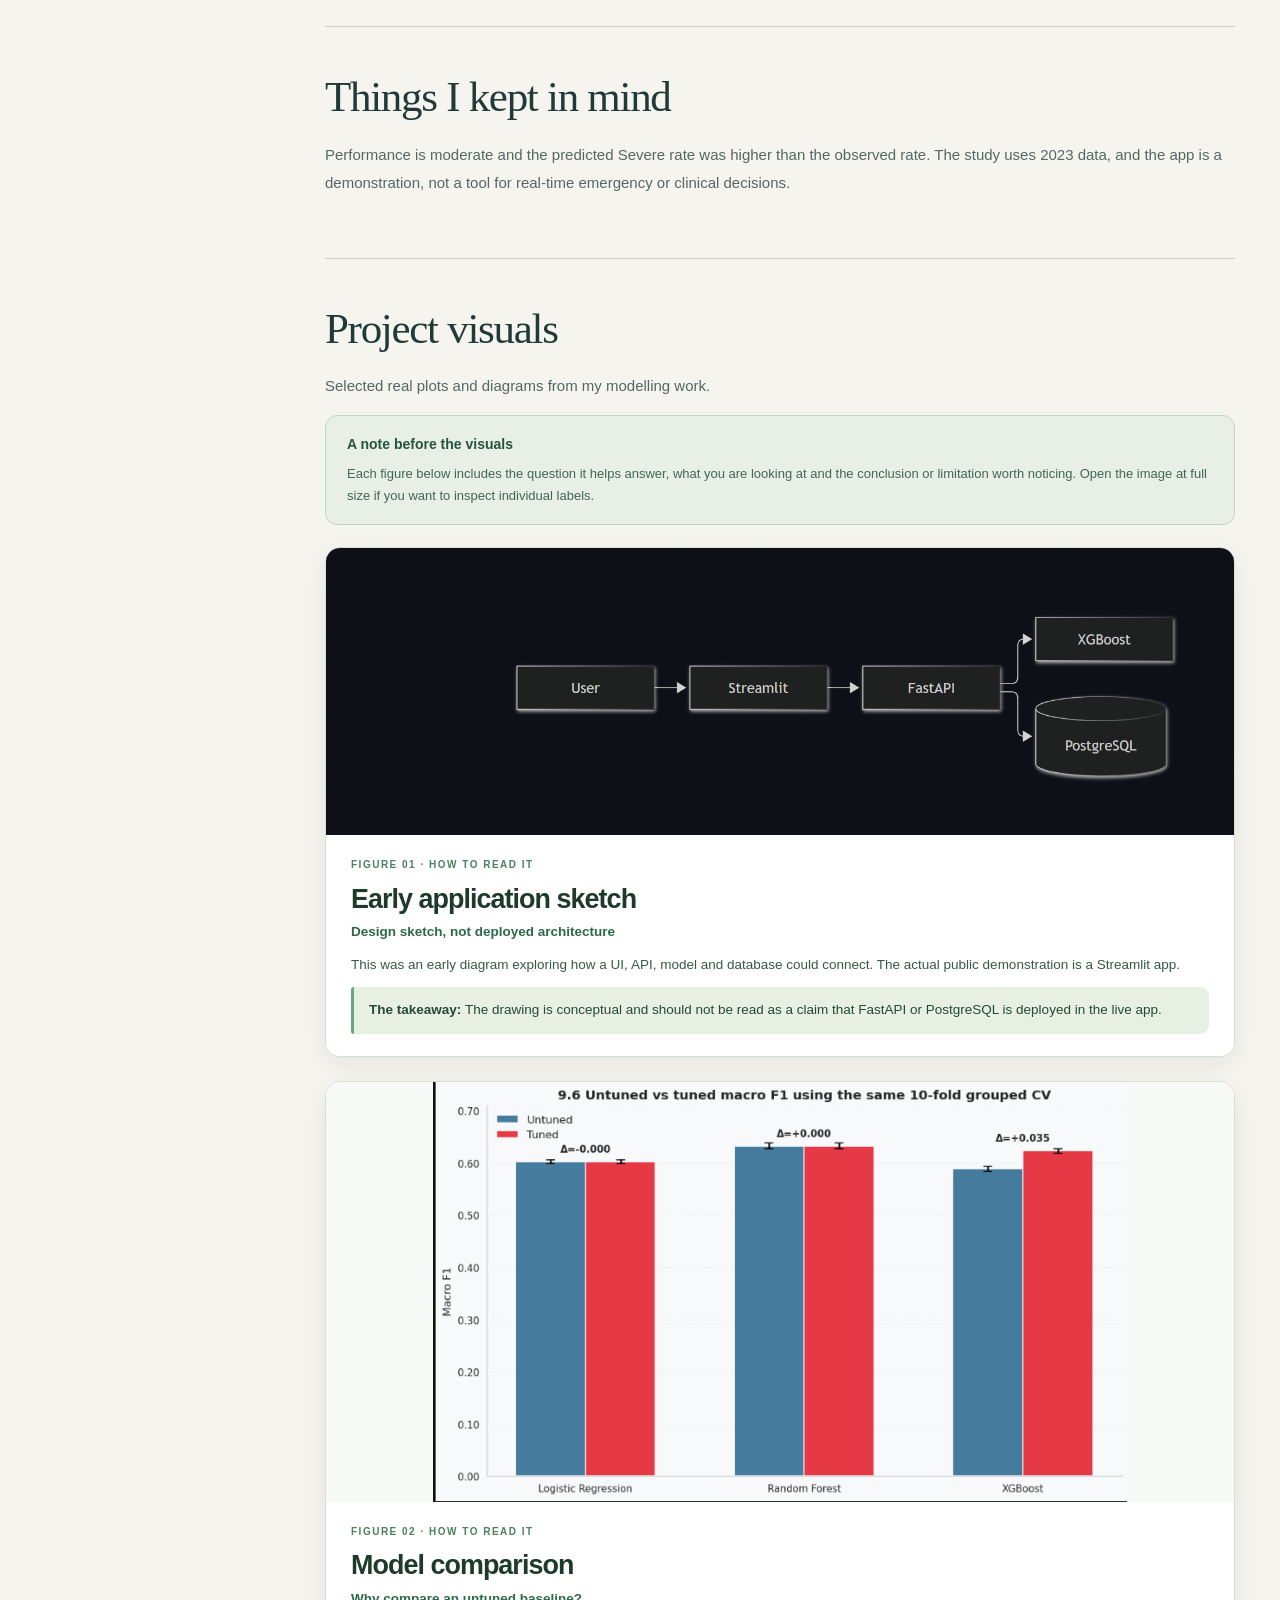
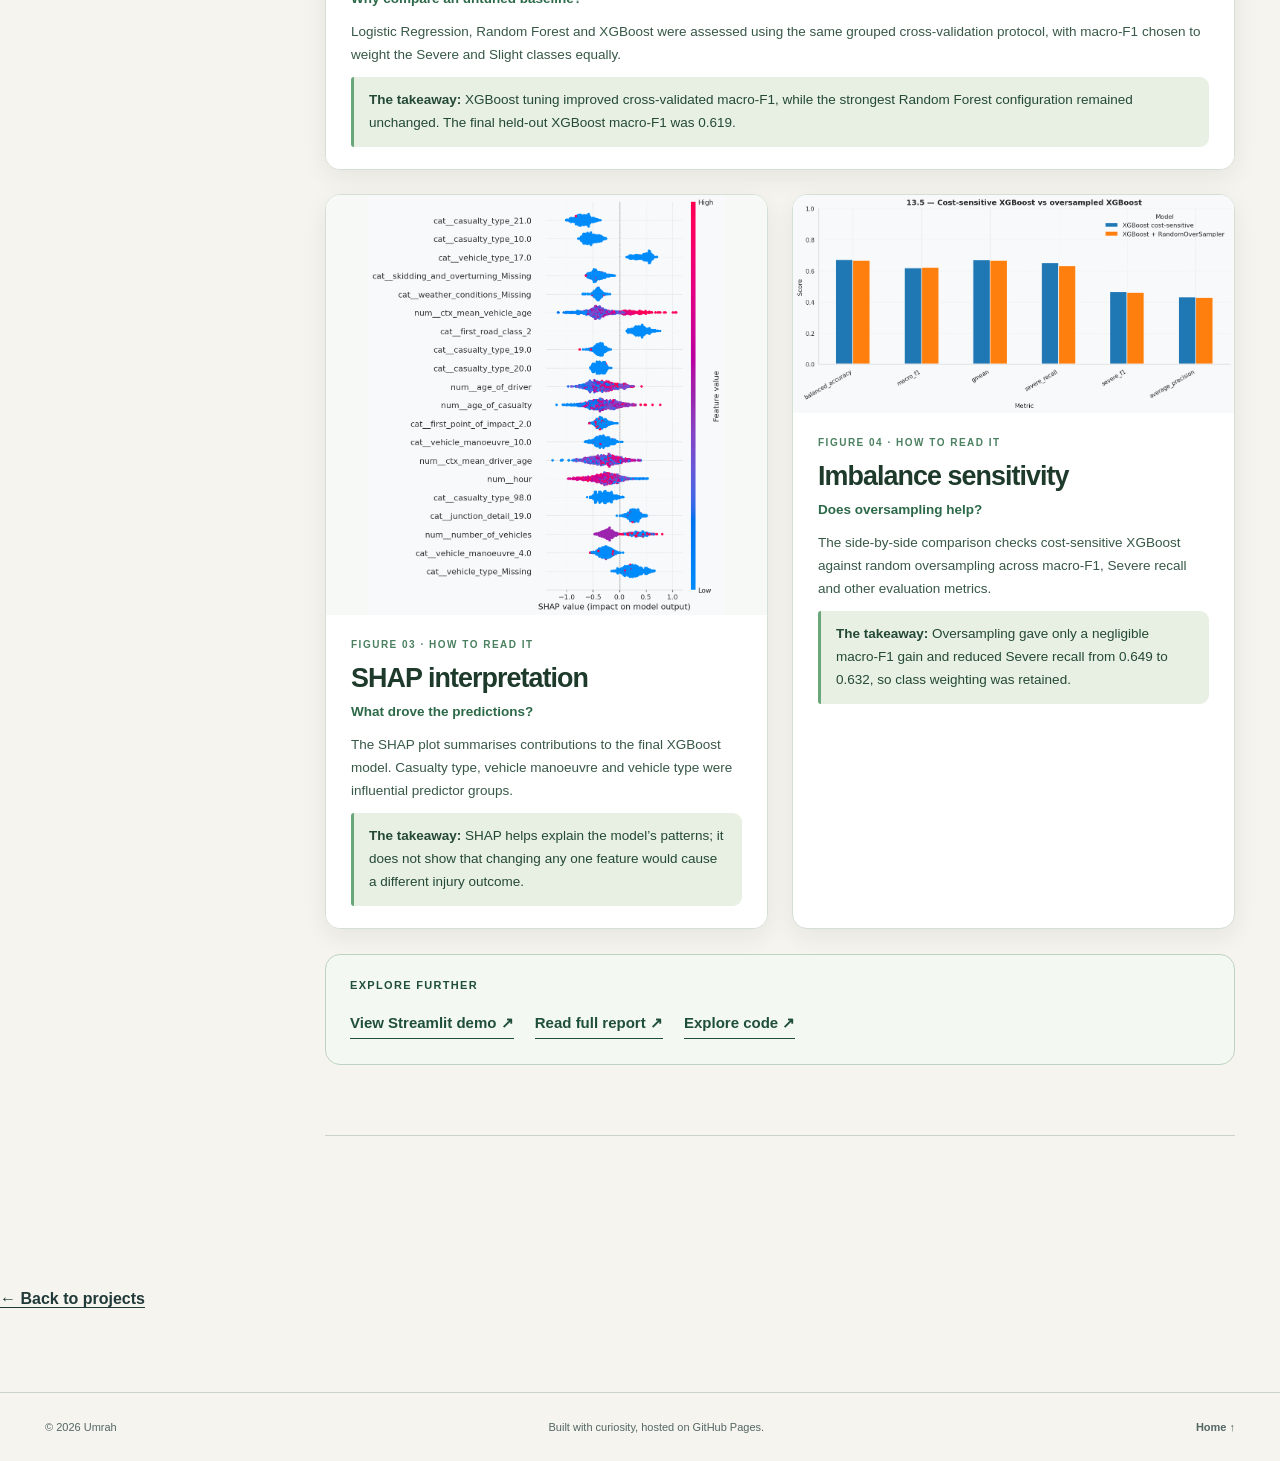
<file: projects/road-casualty.html>
<!DOCTYPE html>

<html lang="en"><head><meta charset="utf-8"/><meta content="width=device-width,initial-scale=1" name="viewport"/><meta content="Comparing linear and ensemble classifiers on Great Britain STATS19 administrative road-casualty records." name="description"/><title>Injury Severity Prediction for Road Casualties | Umrah</title><link href="../assets/favicon.svg" rel="icon" type="image/svg+xml"/><link href="../assets/case.css" rel="stylesheet"/><link href="../assets/case-media.css" rel="stylesheet"/><link href="../assets/v6-case.css" rel="stylesheet"/><link href="../assets/v7-case.css" rel="stylesheet"/><script defer="" src="../assets/case.js"></script><link href="../assets/v8-case.css" rel="stylesheet"/></head><body><a class="skip-link" href="#main">Skip to content</a><div aria-hidden="true" class="ambient-line"></div><header class="site-header"><div class="shell nav-row"><a aria-label="Umrah, home" class="mark" href="../">UZ<svg aria-hidden="true" class="brand-flower" viewbox="0 0 420 420" xmlns="http://www.w3.org/2000/svg"><g fill="currentColor"><path d="M210 210C172 167 153 76 182 19C218 2 255 72 210 210Z"></path><path d="M210 210C229 155 310 94 370 109C409 142 344 196 210 210Z"></path><path d="M210 210C277 198 381 239 405 287C392 333 304 303 210 210Z"></path><path d="M210 210C256 258 262 360 222 407C174 400 178 326 210 210Z"></path><path d="M210 210C168 254 70 329 22 293C-1 254 83 219 210 210Z"></path><path d="M210 210C148 195 46 126 55 80C80 46 162 117 210 210Z"></path></g></svg></a><nav class="nav-links"><a href="../#work">Projects</a><a href="../#experience">Experience</a><a href="../#education">Education</a><a href="../#journey">About</a></nav><div class="nav-actions"><button aria-label="Switch color theme" class="icon-button" id="theme-toggle" type="button"><span aria-hidden="true">◐</span></button><a class="nav-contact" href="mailto:umrahazargar@gmail.com">Get in touch ↗</a></div></div></header><main id="main"><div class="shell"><div class="breadcrumb"><a href="../#work">← All projects</a> / ROAD SAFETY / CASE STUDY</div><section class="case-hero"><p class="eyebrow">ROAD SAFETY / CASE STUDY</p><h1>Injury Severity Prediction for Road Casualties</h1><p class="case-lead">Comparing linear and ensemble classifiers on Great Britain STATS19 administrative road-casualty records.</p><div class="case-meta"><span>Python</span><span>XGBoost</span><span>Random Forest</span><span>SHAP</span><span>Streamlit</span></div><p class="case-note">Project findings are historical evaluation results, not live predictions or deployed public-sector decisions.</p></section></div><div class="case-banner"><div class="banner-index">FIELD NOTE / 04A</div><strong>ROAD SAFETY</strong><p>Building, testing and explaining a machine-learning system.</p></div><div class="shell case-body"><aside class="case-aside"><b>IN THIS CASE STUDY</b><a href="#question">Question</a><a href="#approach">Approach</a><a href="#findings">Findings</a><a href="#limits">Limitations</a><a href="#evidence">Project visuals</a></aside><div class="case-content"><section id="question"><h2>The question</h2><p>Can historical collision, vehicle and casualty information help identify serious versus slight injury outcomes, and explain which attributes drive the model?</p></section><section id="approach"><h2>What I built</h2><p>I merged STATS19 collision, vehicle and casualty tables into 132,977 casualty-level records and selected 42 raw predictors. Train/test splits and cross-validation were grouped by collision identifier to reduce leakage. I compared Logistic Regression, Random Forest and XGBoost, used SHAP for interpretation and published an interactive Streamlit demo.</p></section><section id="findings"><h2>What I found</h2><p>The final held-out XGBoost model achieved macro-F1 0.619, Severe-class recall 0.649 and ROC-AUC 0.739. Grouped SHAP highlighted casualty type, vehicle manoeuvre and vehicle type as influential features. These associations are not causal.</p></section><section id="limits"><h2>Things I kept in mind</h2><p>Performance is moderate and the predicted Severe rate was higher than the observed rate. The study uses 2023 data, and the app is a demonstration, not a tool for real-time emergency or clinical decisions.</p></section><section id="evidence"><h2>Project visuals</h2><p>Selected real plots and diagrams from my modelling work.</p><div class="evidence-reader-guide"><strong>A note before the visuals</strong><p>Each figure below includes the question it helps answer, what you are looking at and the conclusion or limitation worth noticing. Open the image at full size if you want to inspect individual labels.</p></div><div class="case-gallery"><figure class="span2"><a aria-label="Open large image: Early application sketch: design sketch, not deployed architecture" class="case-image-open" href="../assets/road-app-flow.png" rel="noopener" target="_blank"><img alt="Early application sketch: design sketch, not deployed architecture" loading="lazy" src="../assets/road-app-flow.png"/></a><figcaption><span class="case-figure-kicker">FIGURE 01 · HOW TO READ IT</span><h3>Early application sketch</h3><p class="case-figure-focus">Design sketch, not deployed architecture</p><p>This was an early diagram exploring how a UI, API, model and database could connect. The actual public demonstration is a Streamlit app.</p><p class="case-figure-takeaway"><strong>The takeaway: </strong>The drawing is conceptual and should not be read as a claim that FastAPI or PostgreSQL is deployed in the live app.</p></figcaption></figure><figure class="span2"><a aria-label="Open large image: Model comparison: why compare an untuned baseline?" class="case-image-open" href="../assets/stats-model-comparison.png" rel="noopener" target="_blank"><img alt="Model comparison: why compare an untuned baseline?" loading="lazy" src="../assets/stats-model-comparison.png"/></a><figcaption><span class="case-figure-kicker">FIGURE 02 · HOW TO READ IT</span><h3>Model comparison</h3><p class="case-figure-focus">Why compare an untuned baseline?</p><p>Logistic Regression, Random Forest and XGBoost were assessed using the same grouped cross-validation protocol, with macro-F1 chosen to weight the Severe and Slight classes equally.</p><p class="case-figure-takeaway"><strong>The takeaway: </strong>XGBoost tuning improved cross-validated macro-F1, while the strongest Random Forest configuration remained unchanged. The final held-out XGBoost macro-F1 was 0.619.</p></figcaption></figure><figure><a aria-label="Open large image: SHAP interpretation: what drove the predictions?" class="case-image-open" href="../assets/stats-shap.png" rel="noopener" target="_blank"><img alt="SHAP interpretation: what drove the predictions?" loading="lazy" src="../assets/stats-shap.png"/></a><figcaption><span class="case-figure-kicker">FIGURE 03 · HOW TO READ IT</span><h3>SHAP interpretation</h3><p class="case-figure-focus">What drove the predictions?</p><p>The SHAP plot summarises contributions to the final XGBoost model. Casualty type, vehicle manoeuvre and vehicle type were influential predictor groups.</p><p class="case-figure-takeaway"><strong>The takeaway: </strong>SHAP helps explain the model’s patterns; it does not show that changing any one feature would cause a different injury outcome.</p></figcaption></figure><figure><a aria-label="Open large image: Imbalance sensitivity: does oversampling help?" class="case-image-open" href="../assets/stats-cost-sensitive.png" rel="noopener" target="_blank"><img alt="Imbalance sensitivity: does oversampling help?" loading="lazy" src="../assets/stats-cost-sensitive.png"/></a><figcaption><span class="case-figure-kicker">FIGURE 04 · HOW TO READ IT</span><h3>Imbalance sensitivity</h3><p class="case-figure-focus">Does oversampling help?</p><p>The side-by-side comparison checks cost-sensitive XGBoost against random oversampling across macro-F1, Severe recall and other evaluation metrics.</p><p class="case-figure-takeaway"><strong>The takeaway: </strong>Oversampling gave only a negligible macro-F1 gain and reduced Severe recall from 0.649 to 0.632, so class weighting was retained.</p></figcaption></figure></div><div class="case-proof"><b>EXPLORE FURTHER</b><p><a class="link-out" href="https://stats19-road-casualty-severity-prediction.streamlit.app/" rel="noopener noreferrer" target="_blank">View Streamlit demo ↗</a> <a class="link-out" href="../documents/stats19-road-casualty-severity-report.pdf">Read full report ↗</a> <a class="link-out" href="https://github.com/umrahzargar/stats19-road-casualty-severity-prediction" rel="noopener noreferrer" target="_blank">Explore code ↗</a></p></div></section></div></div><div class="shell case-return"><a href="../#work">← Back to projects</a></div></main><footer class="site-footer"><div class="shell"><span>© <span id="year">2026</span> Umrah</span><span>Built with curiosity, hosted on GitHub Pages.</span><a href="../#main">Home ↑</a></div></footer></body></html>
</file>
<file: assets/scroll.css>
:root{--bg:#161e1d;--paper:#e1e8d9;--ink:#edf1e9;--muted:#bdc7bb;--green:#b8dd99;--orange:#f3be89;--line:rgba(232,241,228,.17)}*{box-sizing:border-box}html{scroll-behavior:smooth}body{margin:0;background:var(--bg);color:var(--ink);font-family:Arial,Helvetica,sans-serif;overflow-x:hidden}a{color:inherit;text-decoration:none}button,a{touch-action:manipulation}a:focus-visible{outline:3px solid var(--orange);outline-offset:4px}.skip{position:fixed;z-index:99;top:-80px;left:16px;background:#fff;color:#111;padding:12px}.skip:focus{top:12px}.nav{position:absolute;z-index:20;top:0;left:0;width:100%;display:flex;align-items:center;justify-content:space-between;padding:27px clamp(20px,5vw,84px);color:#192923}.logo{font-weight:900;letter-spacing:-.1em;font-size:28px}.dot{font-size:19px;color:#518760;vertical-align:top;margin-left:4px}.nav nav{display:flex;gap:30px;font-weight:750;font-size:12px;letter-spacing:.06em}.contact-top{font-size:12px;letter-spacing:.1em;font-weight:900;border-bottom:2px solid currentColor;padding-bottom:7px}.journey{height:320vh;background:#dfe7d9;position:relative;color:#1a2924}.journey-sticky{height:100vh;min-height:660px;position:sticky;top:0;overflow:hidden;display:grid;grid-template-columns:52% 48%;background:radial-gradient(circle at 70% 49%,#d8e3ca 0,#e1e8d9 46%,#e5e9df 78%)}.journey-sticky::after,.work-section::after{content:"";pointer-events:none;position:absolute;inset:0;background:repeating-linear-gradient(130deg,transparent 0 6px,rgba(0,0,0,.014) 6px 7px)}.hero-backdrop{position:absolute;inset:0;display:grid;grid-template-columns:repeat(4,1fr);pointer-events:none;opacity:.1}.hero-backdrop span{writing-mode:vertical-rl;font-size:clamp(80px,16vw,260px);font-weight:900;letter-spacing:-.1em;overflow:hidden;white-space:nowrap;color:#73967a}.intro-copy{position:relative;z-index:2;align-self:center;max-width:780px;padding:100px 5vw 40px}.eyebrow{font-size:11px;letter-spacing:.21em;font-weight:900}.live-dot{display:inline-block;width:8px;height:8px;background:#3f785a;border-radius:50%;margin-right:8px}.chapters{position:relative;min-height:420px}.chapter{position:absolute;top:0;left:0;width:100%;opacity:0;visibility:hidden;transform:translateY(25px);transition:opacity .32s ease,transform .5s ease,visibility .32s ease}.chapter.active{opacity:1;visibility:visible;transform:translateY(0)}.chapter-index{font-size:11px;font-weight:800;letter-spacing:.18em;margin:48px 0 18px;color:#568363}.chapter h1,.chapter h2{font-size:clamp(49px,5.3vw,94px);line-height:1.01;letter-spacing:-.075em;margin:0 0 25px;max-width:720px;font-weight:800}.chapter em,.work-heading em,.experience h2 em,.footer h2 em{font-family:Georgia,serif;font-weight:400;color:#357958;letter-spacing:-.06em}.lede{font-size:clamp(15px,1.25vw,19px);line-height:1.75;max-width:540px;color:#41574e}.intro-actions{margin-top:12px;display:flex;gap:30px;align-items:center;flex-wrap:wrap}.round-link{font-size:12px;letter-spacing:.08em;font-weight:900;border:1px solid #607567;padding:15px 20px;border-radius:30px}.round-link:hover{background:#192b23;color:#fff}.scroll-prompt{font-size:10px;letter-spacing:.18em;font-weight:800;color:#587467}.sculpture-stage{position:relative;z-index:1;display:flex;align-items:center;justify-content:center;perspective:1000px}.sculpture{position:relative;width:min(33vw,480px);height:min(33vw,480px);transform-style:preserve-3d;transform:rotateX(-20deg) rotateY(0deg);will-change:transform;filter:drop-shadow(0 30px 25px rgba(27,56,38,.16))}.sculpture-shadow{position:absolute;bottom:14%;left:21%;width:60%;height:6%;filter:blur(23px);background:rgba(28,59,43,.22);border-radius:50%}.orbit{position:absolute;inset:0;border:clamp(8px,1vw,14px) solid #345e4d;border-radius:50%;transform-style:preserve-3d;box-shadow:inset 0 0 24px #7cad7e,0 0 17px rgba(42,78,56,.15)}.orbit b{position:absolute;width:clamp(12px,1.9vw,24px);height:clamp(12px,1.9vw,24px);border-radius:50%;background:#ffa975;border:3px solid #fff0c6;box-shadow:0 3px 12px rgba(43,71,53,.28)}.orbit b:nth-child(1){top:-7%;left:50%}.orbit b:nth-child(2){top:47%;left:-6%}.orbit b:nth-child(3){bottom:-4%;left:48%}.orbit b:nth-child(4){right:-4%;top:47%}.orbit b:nth-child(5){top:12%;left:11%}.orbit b:nth-child(6){bottom:14%;right:10%}.orbit-a{transform:rotateY(73deg) rotateX(14deg)}.orbit-b{border-color:#9cc48b;transform:rotateY(-58deg) rotateX(43deg) scale(.94)}.orbit-c{border-color:#bd9274;transform:rotateX(67deg) rotateY(26deg) scale(1.04)}.core{position:absolute;inset:24%;background:#194b3b;border-radius:50%;display:grid;place-items:center;transform:translateZ(24px);border:10px solid #c4dcac;box-shadow:inset -14px -24px 28px #103d32,0 6px 20px #23493877}.core-inner{display:flex;flex-direction:column;align-items:center;gap:2px;color:#e7f3d5;font-size:11px;letter-spacing:.17em;font-weight:800}.core-inner strong{font-size:clamp(34px,6vw,75px);font-weight:400;line-height:.9;color:#f5c49a}.data-tag{position:absolute;font-size:11px;letter-spacing:.12em;font-weight:900;padding:9px;border:1px solid #4d7a5e;background:#e8eddfcf;color:#346444;border-radius:3px}.tag-1{top:8%;left:-18%;transform:translateZ(50px)}.tag-2{right:-14%;top:20%;transform:translateZ(25px)}.tag-3{left:-12%;bottom:12%;transform:translateZ(45px)}.figure-caption{position:absolute;bottom:9%;left:12%;right:12%;display:flex;justify-content:space-between;gap:20px;font-size:10px;letter-spacing:.12em;font-weight:900;color:#57786a}.journey-progress{height:4px;background:#62857835;position:absolute;bottom:0;inset-inline:0;z-index:5}.progress-fill{height:100%;width:0;background:#357958}.interlude{background:#b8dd99;color:#1d3f31;display:flex;justify-content:space-between;gap:30px;padding:42px 5vw;font-size:clamp(15px,2.3vw,28px);font-weight:900;letter-spacing:-.04em}.work-section{position:relative;background:#151d1c;height:calc(100vh + var(--travel, 2300px));color:#ecf1e7}.work-sticky{position:sticky;top:0;height:100vh;min-height:700px;overflow:hidden;padding-top:clamp(24px,4vh,52px)}.work-heading{max-width:1800px;margin:auto;padding:0 5vw}.work-heading .eyebrow{color:var(--green)}.heading-row{display:flex;justify-content:space-between;gap:30px;align-items:baseline}.work-heading h2{font-size:clamp(55px,6vw,104px);letter-spacing:-.075em;line-height:1.06;margin:10px 0 26px}.work-heading em{color:#c2daa9}.work-tip{font-size:11px;font-weight:900;letter-spacing:.15em;color:#a0b2a9}.work-viewport{width:100%;overflow:visible}.work-track{display:flex;gap:24px;padding:0 5vw;will-change:transform;width:max-content;transform:translate3d(0,0,0)}.work-card{width:min(77vw,1170px);flex:none;min-height:clamp(430px,60vh,620px);border-radius:15px;overflow:hidden;display:grid;grid-template-columns:48% 52%;background:#232d2b;border:1px solid #364540}.work-visual{position:relative;padding:26px;display:flex;flex-direction:column;align-items:center;justify-content:center;overflow:hidden}.work-visual::after{content:"";position:absolute;inset:0;pointer-events:none;background:repeating-linear-gradient(135deg,transparent 0 5px,#fff1 5px 6px);opacity:.12}.visual-note{position:absolute;top:24px;left:27px;font-size:10px;font-weight:900;letter-spacing:.14em}.visual-foot{position:absolute;bottom:22px;left:25px;right:25px;font-size:10px;opacity:.76;line-height:1.5}.customer-visual{background:#e6eedb;color:#254e39}.stat-emblem{font-size:clamp(100px,11vw,188px);font-weight:900;line-height:1;letter-spacing:-.11em}.stat-emblem span{font-size:13px;display:block;letter-spacing:.04em;line-height:1.35}.pipe{display:flex;gap:7px;align-items:center;position:absolute;bottom:88px;font-size:10px;font-weight:900}.pipe span{border:1px solid #507762;padding:6px 9px}.pipe i{font-style:normal}.nhs-visual{background:#f2c99e;color:#57392a}.flow-bars{height:210px;display:flex;gap:10px;align-items:end;border-bottom:2px solid #704d3f;padding-bottom:10px}.flow-bars span{width:28px;height:calc(20% + var(--i) * 9%);background:#9a6447;opacity:calc(.34 + var(--i) * .07);border-radius:5px 5px 0 0}.diagram-label{font-weight:900;letter-spacing:.12em;margin-top:25px;font-size:14px}.ner-visual{background:#d5d9fc;color:#303658}.ner-example{font:italic clamp(35px,4.2vw,68px)/1.18 Georgia,serif;max-width:440px;text-align:center}.ner-example mark{background:#4f578f;color:#fff;padding:0 5px}.ner-decoration{margin-top:32px;font-size:12px;letter-spacing:.12em;font-weight:900}.ner-decoration span{font-size:30px;color:#b66848}.discovery-visual{background:#bddbcc;color:#2b5041}.scatter{width:min(75%,320px);height:230px;border-bottom:2px solid #326950;border-left:2px solid #326950;position:relative}.scatter span{position:absolute;width:13px;height:13px;background:#386951;border-radius:50%}.scatter span:nth-child(1){left:7%;bottom:9%}.scatter span:nth-child(2){left:17%;bottom:25%}.scatter span:nth-child(3){left:19%;bottom:17%}.scatter span:nth-child(4){left:31%;bottom:41%}.scatter span:nth-child(5){left:38%;bottom:32%}.scatter span:nth-child(6){left:45%;bottom:55%}.scatter span:nth-child(7){left:54%;bottom:46%}.scatter span:nth-child(8){left:58%;bottom:61%}.scatter span:nth-child(9){left:64%;bottom:72%}.scatter span:nth-child(10){left:76%;bottom:66%}.scatter span:nth-child(11){left:81%;bottom:82%}.scatter span:nth-child(12){left:92%;bottom:91%}.scatter-label{margin-top:24px;font-size:13px;font-weight:900;letter-spacing:.1em}.work-description{padding:clamp(25px,4.5vw,70px);display:flex;flex-direction:column;align-items:start}.work-num{color:#b8d0bb;font-size:10px;font-weight:850;letter-spacing:.19em}.work-description h3{font-size:clamp(37px,4.6vw,75px);letter-spacing:-.07em;line-height:1.04;margin:34px 0 22px}.work-description p{font-size:clamp(15px,1.15vw,18px);line-height:1.7;color:#c8d5ce;max-width:590px;margin:0}.work-bottom{width:100%;margin-top:auto;padding-top:26px;border-top:1px solid #45514d;display:flex;flex-wrap:wrap;gap:16px;justify-content:space-between;align-items:center;font-size:10px;font-weight:900;letter-spacing:.04em}.work-bottom span{color:#aebeb3}.work-bottom a{border-bottom:1px solid var(--green);padding-bottom:6px;color:var(--green)}.work-bottom a:hover{color:#fff}.work-progress{display:flex;align-items:center;gap:15px;padding:28px 5vw;font-size:11px;font-weight:800;letter-spacing:.1em}.work-progress-line{width:260px;max-width:25vw;height:2px;background:#576c60}.work-progress-line i{display:block;width:0;height:100%;background:#b6dba0}.work-scroll-hint{margin-left:auto;color:#adc7b7}.section-wrap{padding:120px max(5vw,20px);max-width:1800px;margin:auto}.experience .section-label{color:#a3c99a;letter-spacing:.16em;font-size:12px;font-weight:900}.experience h2{font-size:clamp(52px,6vw,94px);line-height:1.02;letter-spacing:-.08em;max-width:900px;margin:26px 0 70px}.experience h2 em{color:#add19b}.roles{border-top:1px solid var(--line)}.roles article{display:grid;grid-template-columns:30% 70%;padding:32px 0;border-bottom:1px solid var(--line)}.roles article>span{font-size:13px;color:#bdcdbe;letter-spacing:.04em}.roles h3{font-size:clamp(25px,3vw,42px);letter-spacing:-.055em;margin:0 0 9px}.roles p{margin:0;color:#b4c5b8;line-height:1.7}.education{display:flex;gap:8px;flex-direction:column;margin-top:75px;color:#b8c8bd}.education .eyebrow{color:#a9d19b}.education strong{font-size:26px;color:#fff}.footer{padding:100px 5vw 30px;background:#dfebd7;color:#203a2f}.footer .eyebrow{color:#577f63}.footer h2{font-size:clamp(58px,10vw,160px);letter-spacing:-.095em;line-height:1;margin:25px 0 80px}.footer h2 em{color:#4b8661}.footer-links{display:flex;gap:30px;flex-wrap:wrap;font-size:13px;font-weight:900;letter-spacing:.12em}.footer-links a{padding-bottom:7px;border-bottom:1px solid currentColor}.copyright{display:flex;justify-content:space-between;flex-wrap:wrap;gap:12px;font-size:10px;letter-spacing:.13em;margin-top:100px;font-weight:900;color:#617c67}
@media(max-width:1050px){.nav nav{gap:16px}.intro-copy{padding-left:5vw}.chapter h1,.chapter h2{font-size:clamp(50px,6vw,76px)}.sculpture{width:40vw;height:40vw}.work-card{width:83vw}.work-description{padding:34px}.work-description h3{font-size:clamp(32px,5vw,58px)}}
@media(max-width:720px){.nav{padding:20px}.nav nav{display:none}.contact-top{font-size:11px}.journey{height:auto}.journey-sticky{position:relative;min-height:0;height:auto;display:flex;flex-direction:column;padding-top:65px}.intro-copy{padding:25px 20px 0;max-width:none}.intro-copy .eyebrow{font-size:9px}.chapters{min-height:0}.chapter,.chapter.active{position:relative;opacity:1;visibility:visible;transform:none;margin:0 0 34px}.chapter-index{margin:30px 0 13px}.chapter h1,.chapter h2{font-size:clamp(47px,11vw,70px)}.lede{font-size:15px}.intro-actions{margin:10px 0 35px}.sculpture-stage{min-height:340px}.sculpture{width:240px;height:240px;will-change:auto}.figure-caption{bottom:9%;left:7%;right:7%;font-size:8px}.journey-progress{display:none}.interlude{font-size:13px;padding:26px 20px}.work-section{height:auto!important}.work-sticky{position:relative;height:auto;min-height:0;padding:60px 0}.work-heading{padding:0 20px}.work-heading h2{font-size:61px}.work-tip{font-size:9px}.work-viewport{overflow-x:auto;overscroll-behavior-inline:contain;scroll-snap-type:x mandatory;scrollbar-width:thin}.work-track{transform:none!important;padding:0 20px;gap:15px}.work-card{width:min(86vw,480px);min-height:600px;grid-template-columns:1fr;grid-template-rows:250px auto;scroll-snap-align:start}.work-description{padding:24px}.work-description h3{font-size:38px;margin:17px 0 10px}.work-description p{font-size:13px;line-height:1.6}.work-bottom{font-size:9px}.work-progress{padding:22px 20px}.work-scroll-hint{display:none}.stat-emblem{font-size:95px}.stat-emblem span{font-size:11px}.pipe{bottom:58px}.work-visual .visual-note{top:13px;left:14px;font-size:8px}.work-visual .visual-foot{bottom:10px;left:13px;font-size:8px}.flow-bars{height:130px}.flow-bars span{width:17px}.ner-example{font-size:38px}.scatter{height:140px}.section-wrap{padding:80px 20px}.experience h2{font-size:58px;margin-bottom:40px}.roles article{grid-template-columns:1fr;gap:14px}.footer{padding:80px 20px 30px}.footer h2{font-size:64px}.copyright{margin-top:75px}}
@media(prefers-reduced-motion:reduce){html{scroll-behavior:auto}*,*::before,*::after{transition-duration:.01ms!important;animation:none!important}.journey{height:auto}.journey-sticky{height:auto;min-height:0;position:relative;display:flex;flex-direction:column;padding-top:80px}.intro-copy{padding-block:50px}.chapters{min-height:0}.chapter,.chapter.active{position:relative;opacity:1;visibility:visible;transform:none;margin:0 0 40px}.sculpture{transform:none!important}.sculpture-stage{min-height:420px}.journey-progress{display:none}.work-section{height:auto!important}.work-sticky{height:auto;position:relative;min-height:0}.work-viewport{overflow-x:auto;scroll-snap-type:x mandatory}.work-track{transform:none!important}.work-card{scroll-snap-align:start}}
</file>
<file: assets/site.css>
/* Final four-chapter illustrated introduction — the remainder reuses the previous tested gallery and case-study layouts. */
:root{--bg:#151d1c;--paper:#e2e9dd;--ink:#e9f0e7;--sage:#517755;--sage-dark:#1b3228;--sage-soft:#dce6d7;--accent:#dca365}
html{scroll-padding-top:15px}
.nav{position:absolute;z-index:50;top:0;left:0;right:0;color:#172b24;padding:29px clamp(22px,5vw,90px)}
.logo{font-size:31px;letter-spacing:-.105em}
.nav nav{font-size:13px;letter-spacing:.025em;gap:clamp(18px,3vw,45px)}
.nav a:hover{color:#3b7a52}
.contact-top{font-size:13px;letter-spacing:.09em}
.journey{height:460vh;color:#1c3027;background:#e3ebdf;position:relative}
.journey-sticky{height:100vh;min-height:650px;position:sticky;top:0;overflow:hidden;display:grid;grid-template-columns:minmax(0,50%) minmax(0,50%);background:radial-gradient(ellipse at 70% 53%,#d9e5d4 0%,#e5ebdf 43%,#e9eee5 88%)}
.journey-sticky::after{content:"";pointer-events:none;position:absolute;inset:0;z-index:3;background:repeating-linear-gradient(133deg,transparent 0 9px,rgba(32,65,47,.015) 9px 10px)}
.hero-backdrop{position:absolute;inset:0;display:grid;grid-template-columns:repeat(4,1fr);opacity:.095;pointer-events:none}
.hero-backdrop span{color:#809d7d;font-size:clamp(100px,18vw,300px);white-space:nowrap;letter-spacing:-.11em;writing-mode:vertical-rl;overflow:hidden;font-weight:900}
.intro-copy{position:relative;z-index:4;align-self:center;max-width:none;padding:115px 0 50px clamp(24px,5.15vw,100px);width:100%}
.chapters{position:relative;min-height:590px}
.chapter{position:absolute;inset:0 auto auto 0;width:min(95%,720px);opacity:0;visibility:hidden;transform:translateY(18px);transition:opacity .35s ease,transform .45s ease,visibility .35s ease;pointer-events:none}
.chapter.active{opacity:1;visibility:visible;transform:translateY(0);pointer-events:auto}
.chapter-index{margin:0 0 36px;font-size:12px;font-weight:850;letter-spacing:.18em;color:#457e59}
.chapter h1,.chapter h2{margin:0 0 28px;max-width:730px;font-family:Georgia,'Times New Roman',serif;font-weight:500;letter-spacing:-.065em;line-height:1.04;color:#14271e;font-size:clamp(56px,5.5vw,99px)}
.chapter h2{font-size:clamp(55px,5.15vw,88px);max-width:690px}
.chapter em{font-style:italic;font-weight:400;color:#397e57}
.role-line{font-size:clamp(11px,1.03vw,15px);line-height:1.65;letter-spacing:.16em;font-weight:850;color:#243e31;margin:0 0 25px}
.role-line span{color:#658e73}
.chapter .lede{font-size:clamp(15px,1.2vw,18.5px);line-height:1.75;color:#425d50;margin:0 0 19px;max-width:610px}
.chapter-link{display:inline-block;margin-top:23px;padding:0 0 9px;border-bottom:2px solid #1b392c;font-size:12px;letter-spacing:.15em;font-weight:900;color:#173427;transition:color .2s ease,border-color .2s ease}
.chapter-link:hover{color:#438c63;border-color:#438c63}
.chapter-link span{margin-left:14px;font-size:19px;font-weight:400}
.portrait-stage{position:relative;z-index:2;display:grid;place-items:center;min-width:0;padding:68px 5vw 40px 1vw}
.portrait-stage{perspective:1600px}
.portrait-stack{width:min(38vw,630px);height:auto;aspect-ratio:1;position:relative;transform:rotate(0deg) rotateY(0deg) scale(1);transform-style:preserve-3d;will-change:transform;filter:drop-shadow(0 25px 24px rgba(32,62,42,.13))}
.portrait{position:absolute;inset:0;width:100%;height:100%;object-fit:contain;opacity:0;transform:rotate(-4deg) scale(.97);transform-origin:center center;transform-style:preserve-3d;backface-visibility:hidden;transition:opacity .28s ease;will-change:opacity,transform;pointer-events:none}
.portrait.active{opacity:1;transform:rotate(0deg) scale(1)}
.portrait.is-entering{animation:portraitFlipIn .7s cubic-bezier(.2,.82,.22,1) both;opacity:1;z-index:2}
.portrait.is-exiting{animation:portraitFlipOut .6s cubic-bezier(.55,.08,.35,1) both;z-index:1}
@keyframes portraitFlipIn{0%{opacity:0;transform:rotateY(90deg) rotate(-6deg) scale(.94)}55%{opacity:1}100%{opacity:1;transform:rotateY(0deg) rotate(0deg) scale(1)}}
@keyframes portraitFlipOut{0%{opacity:1;transform:rotateY(0deg) rotate(0deg) scale(1)}100%{opacity:0;transform:rotateY(-92deg) rotate(4deg) scale(.94)}}
.portrait-counter{position:absolute;right:8%;bottom:11%;font-size:11px;letter-spacing:.18em;font-weight:900;color:#597d63}
.chapter-dots{position:absolute;z-index:6;bottom:34px;left:50%;transform:translateX(-50%);display:flex;gap:10px}
.chapter-dot{width:6px;height:6px;background:#91a993;border-radius:50%;transition:width .28s ease,background .28s ease}
.chapter-dot.is-active{width:30px;background:#347752;border-radius:10px}
.scroll-instruction{position:absolute;z-index:5;bottom:32px;left:5.15vw;font-size:10px;font-weight:900;letter-spacing:.17em;color:#5e8269}
.mobile-avatar{display:none}
.journey-progress{background:#648d6640;height:3px;z-index:8}
.progress-fill{background:#387b56}
.interlude{font-size:clamp(14px,2vw,23px);background:#bfd4b2;color:#1d382c;padding:34px 5vw;letter-spacing:.015em}
/* project gallery retains horizontal scrolling as the visitor scrolls down */
.work-section{scroll-margin-top:0}
@media(min-width:721px) and (max-width:1200px){
 .chapter h1,.chapter h2{font-size:clamp(52px,5.5vw,75px)}
 .chapter-index{margin-bottom:23px}
 .chapter .lede{font-size:15px;line-height:1.6}
 .chapters{min-height:550px}
 .portrait-stack{width:min(41vw,560px)}
 .intro-copy{padding-left:4.7vw}
}
@media(max-height:760px) and (min-width:721px){
 .journey-sticky{min-height:0}
 .intro-copy{padding-top:75px;padding-bottom:22px}
 .chapter-index{margin-bottom:18px}
 .chapter h1,.chapter h2{font-size:clamp(45px,5vw,73px);margin-bottom:14px}
 .role-line{margin-bottom:15px}
 .chapter .lede{font-size:clamp(13px,1vw,16px);line-height:1.52;margin-bottom:10px}
 .chapter-link{margin-top:10px}
 .portrait-stack{width:min(36vw,515px)}
}
@media(max-width:720px){
 .nav{position:absolute;top:0;padding:21px 20px}
 .nav nav{display:none}
 .logo{font-size:26px}
 .contact-top{font-size:10px}
 .journey{height:auto}
 .journey-sticky{position:relative;display:block;height:auto;min-height:0;padding:72px 0 30px}
 .hero-backdrop{opacity:.07}
 .intro-copy{padding:26px 20px 0}
 .chapters{min-height:0}
 .chapter,.chapter.active{position:relative;opacity:1;visibility:visible;transform:none;pointer-events:auto;width:100%;margin:0;padding:15px 0 45px}
 .chapter+.chapter{border-top:1px solid rgba(43,94,59,.25);padding-top:48px}
 .chapter-index{margin:0 0 20px;font-size:10px}
 .chapter h1,.chapter h2{font-size:clamp(44px,10vw,73px);margin-bottom:22px}
 .role-line{font-size:11px;letter-spacing:.08em;line-height:1.8}
 .chapter .lede{font-size:15px;line-height:1.7;margin-bottom:13px}
 .chapter-link{margin-top:13px;font-size:10px}
 .mobile-avatar{display:block;width:min(83vw,390px);height:auto;margin:24px auto 4px;filter:drop-shadow(0 12px 16px rgba(19,59,32,.11))}
 .portrait-stage,.chapter-dots,.scroll-instruction,.journey-progress{display:none}
 .interlude{padding:22px 20px;gap:10px;font-size:11px}
}
@media(prefers-reduced-motion:reduce){
 .journey{height:auto}
 .journey-sticky{height:auto;min-height:0;position:relative;display:block;padding:90px 0 0}
 .intro-copy{padding:24px 5vw 0}
 .chapters{min-height:0}
 .chapter,.chapter.active{position:relative;opacity:1;visibility:visible;transform:none;pointer-events:auto;width:min(100%,750px);margin:0;padding:20px 0 40px}
 .chapter+.chapter{border-top:1px solid #a4bca5;padding-top:55px}
 .mobile-avatar{display:block;width:min(70vw,340px);height:auto;margin:20px auto}
 .portrait-stage,.chapter-dots,.journey-progress,.scroll-instruction{display:none}
}


/* v3 media refresh */
.nav nav{font-size:14px;gap:clamp(20px,3vw,46px)}
.hero-backdrop{opacity:.11}
.hero-backdrop span{font-size:clamp(78px,14vw,230px);letter-spacing:-.075em;color:#7f977d}
.intro-copy{display:grid;align-content:center;min-height:100vh;padding:140px 0 90px clamp(24px,5.15vw,100px)}
.chapters{min-height:560px}
.chapter{width:min(95%,700px)}
.chapter h1,.chapter h2{font-size:clamp(52px,5.2vw,88px);max-width:690px}
.chapter .lede{max-width:650px;font-size:clamp(15px,1.18vw,18px)}
.chapter-button{background:none;border:0;text-align:left;cursor:pointer;font-family:inherit}
.chapter-button strong{font-weight:700}
.chapter strong{font-weight:700;color:#1f3a2e}
.portrait-stage{padding-top:96px;padding-bottom:68px}
.image-visual{background:#eff4eb;color:#254239;padding:0}
.work-shot{width:100%;height:100%;object-fit:cover;display:block}
.image-visual::after{background:linear-gradient(to top, rgba(17,30,24,.55), rgba(17,30,24,0) 30%), repeating-linear-gradient(135deg,transparent 0 6px,rgba(255,255,255,.16) 6px 7px);opacity:1}
.image-visual .visual-note,.image-visual .visual-foot{z-index:1;color:#f5f8f1;text-shadow:0 2px 12px rgba(0,0,0,.45)}
.image-visual .visual-foot{max-width:90%}
.work-card{min-height:clamp(470px,66vh,680px)}
.work-description{padding:clamp(28px,4vw,62px)}
.work-description h3{font-size:clamp(34px,4.3vw,68px);margin:28px 0 18px}
.work-facts{display:flex;flex-wrap:wrap;gap:10px;margin:18px 0 22px}
.work-facts span{display:inline-flex;align-items:center;padding:8px 11px;border-radius:999px;background:#2a3733;color:#e9efe7;font-size:10px;font-weight:900;letter-spacing:.08em;text-transform:uppercase}
.quick-view{position:relative;z-index:3;border:1px solid #99b79f;background:transparent;color:#d5e6da;padding:8px 11px;border-radius:999px;font-size:10px;font-weight:900;letter-spacing:.08em;cursor:pointer}
.quick-view:hover{background:#31433d}
.project-dialog{width:min(1040px,calc(100vw - 36px));max-height:min(90vh,920px)}
.modal-inner{padding:30px 30px 34px}
.modal-media{display:grid;grid-template-columns:repeat(2,minmax(0,1fr));gap:16px;margin:20px 0 16px}
.modal-media figure{margin:0;border:1px solid #c9d6cb;background:#f7faf5;border-radius:14px;overflow:hidden}
.modal-media img{display:block;width:100%;aspect-ratio:16/10;object-fit:cover;background:#fff}
.modal-media figcaption{padding:10px 12px 12px;font-size:12px;line-height:1.45;color:#4a6254}
.modal-facts{display:flex;flex-wrap:wrap;gap:10px;margin:0 0 18px}
.modal-facts span{padding:8px 10px;border-radius:999px;background:#dce8dc;color:#244136;font-size:11px;font-weight:800;letter-spacing:.03em}
.extra-dialog .modal-inner{max-width:980px}
.extra-summary{display:grid;grid-template-columns:180px 1fr;gap:22px;align-items:center;margin:16px 0 26px}
.extra-avatar{width:180px;height:180px;object-fit:contain;filter:drop-shadow(0 10px 16px rgba(27,57,44,.12))}
.extra-copy p{margin:0 0 13px;color:#435b4f;line-height:1.8}
.extra-grid{display:grid;grid-template-columns:repeat(2,minmax(0,1fr));gap:16px;margin-top:12px}
.extra-grid article{border:1px solid #c5d7ca;border-radius:16px;padding:18px 18px 17px;background:#f8fbf6}
.extra-grid article span{display:inline-grid;place-items:center;width:28px;height:28px;border-radius:50%;background:#dce9dd;color:#285340;font-weight:800;margin-bottom:10px}
.extra-grid h3{margin:0 0 8px;font-size:16px;color:#1e382d}
.extra-grid p{margin:0;color:#466053;line-height:1.7;font-size:14px}
.experience h2{max-width:980px}
.education{margin-top:70px}
.education strong{font-size:32px}
.education span{font-size:17px;line-height:1.65;max-width:760px;color:#d0ddd4}
.footer .copyright{letter-spacing:.16em}
@media(min-width:721px) and (max-width:1200px){
  .intro-copy{padding-top:132px;padding-bottom:82px}
  .chapter h1,.chapter h2{font-size:clamp(48px,5vw,72px)}
  .chapters{min-height:520px}
}
@media(max-height:760px) and (min-width:721px){
  .intro-copy{padding-top:96px;padding-bottom:28px}
  .chapter h1,.chapter h2{font-size:clamp(43px,4.6vw,67px)}
  .chapters{min-height:460px}
}
@media(max-width:720px){
  .intro-copy{min-height:auto;padding:92px 20px 0}
  .work-heading h2{font-size:clamp(42px,12vw,68px)}
  .work-card{min-height:660px}
  .work-facts span{font-size:9px}
  .modal-inner{padding:22px 18px 24px}
  .modal-media{grid-template-columns:1fr;gap:12px}
  .extra-summary{grid-template-columns:1fr;justify-items:center;text-align:left}
  .extra-avatar{width:min(55vw,210px);height:auto}
  .extra-grid{grid-template-columns:1fr}
  .education strong{font-size:28px}
  .education span{font-size:15px}
}
</file>
<file: assets/refinements.css>
/* Iteration 03 — restrained editorial typography, clear backdrop and scroll-scrubbed 3D portraits */
body{font-family:Inter,"Segoe UI",system-ui,-apple-system,BlinkMacSystemFont,Arial,sans-serif}
.hero-backdrop{display:grid;grid-template-columns:repeat(2,minmax(0,1fr));grid-template-rows:repeat(2,minmax(0,1fr));padding:18vh 4vw 7vh;gap:0 5vw;opacity:.085;align-items:center;justify-items:center}
.hero-backdrop span{writing-mode:horizontal-tb;overflow:visible;font-size:clamp(58px,8.5vw,150px);line-height:1;font-weight:850;letter-spacing:-.08em;white-space:nowrap}
.chapter h1,.chapter h2{font-family:Inter,"Segoe UI",system-ui,Arial,sans-serif;font-weight:720;line-height:1.09;letter-spacing:-.058em;font-size:clamp(43px,4.1vw,72px);max-width:640px;margin-bottom:24px}
.chapter h2{font-size:clamp(41px,4vw,68px)}
.chapter em{font-family:inherit;font-style:italic;font-weight:520;letter-spacing:-.06em}
.chapter-index{margin-bottom:24px}
.role-line{font-size:clamp(10px,.94vw,13px);letter-spacing:.105em}
.chapter .lede{max-width:590px;font-size:clamp(14px,1.06vw,17px);line-height:1.63;margin-bottom:16px}
.chapter-link{margin-top:13px}
.journey{height:490vh}
.portrait-stage{perspective:1650px}
.portrait-stack{transform-style:preserve-3d;filter:none;transform:rotateY(0deg);will-change:transform}
.portrait,.portrait.active,.portrait.is-entering,.portrait.is-exiting{animation:none!important;transition:none!important;opacity:0;transform:rotateY(calc(var(--face)*180deg));backface-visibility:hidden;-webkit-backface-visibility:hidden;filter:drop-shadow(0 18px 20px rgba(28,61,39,.14));will-change:transform,opacity}
.portrait.is-visible{opacity:1!important}
.portrait[data-portrait="0"]{--face:0}
.portrait[data-portrait="1"]{--face:1}
.portrait[data-portrait="2"]{--face:2}
.portrait[data-portrait="3"]{--face:3}
/* Gallery is a true screen-sized panel: bottom links no longer fall below the viewport. */
.work-sticky{display:flex;flex-direction:column;min-height:0;height:100vh;height:100svh;overflow:hidden;padding:clamp(15px,2.2vh,26px) 0 12px}
.work-heading{flex:0 0 auto;width:100%}
.work-heading .eyebrow{font-size:10px;letter-spacing:.18em;margin:0 0 10px}
.work-heading h2{font-size:clamp(42px,4.5vw,72px);line-height:1.04;margin:0 0 clamp(14px,2.3vh,22px)}
.work-viewport{flex:1 1 auto;min-height:0;overflow:hidden}
.work-track{height:100%;align-items:stretch}
.work-card{height:100%;min-height:0;position:relative;transition:border-color .2s ease,box-shadow .2s ease;overflow:hidden}
.work-card:hover,.work-card:focus-within{border-color:#a0d4a0;box-shadow:0 0 0 1px #7da889}
.work-card-hit{position:absolute;inset:0;width:100%;height:100%;z-index:2;cursor:pointer;border:0;background:transparent;appearance:none}
.work-card-hit:focus-visible{outline:4px solid #f3be89;outline-offset:-6px}
.work-visual{min-height:0}
.work-description{padding:clamp(20px,2.6vw,42px);min-height:0;position:relative}
.work-description h3{font-size:clamp(29px,3.35vw,56px);margin:clamp(12px,2vh,19px) 0 clamp(10px,1.5vh,17px);line-height:1.08}
.work-description p{font-size:clamp(12.5px,1.05vw,16px);line-height:1.52}
.work-bottom{position:relative;z-index:3;width:100%;margin-top:auto;gap:10px;padding-top:14px;justify-content:flex-start;font-size:10px}
.work-bottom>span{width:100%;font-size:10px}
.work-bottom a,.quick-view{position:relative;z-index:3;display:inline-flex;align-items:center;justify-content:center;min-height:39px;font-size:10px;letter-spacing:.04em;font-weight:900;padding:8px 12px;border:1px solid #8b9f91;border-radius:5px;color:#eaf4e8;background:#1d3029;cursor:pointer;text-decoration:none}
.work-bottom a:hover,.quick-view:hover{background:#c3deb2;color:#10251b;border-color:#c3deb2}
.quick-view{border-color:#a5d5a6;background:#b9df9b;color:#152b20}
.work-progress{flex:0 0 auto;padding:12px 5vw 3px}
.work-scroll-hint{margin-left:auto}
/* Project details dialog */
.modal-open{overflow:hidden}
.project-dialog{border:1px solid #9fb6a2;border-radius:16px;padding:0;box-shadow:0 30px 110px rgba(0,0,0,.48);background:#e8eee4;color:#1c3228;width:min(810px,calc(100vw - 36px));max-width:none;max-height:min(88vh,850px);overflow:auto;font-family:Inter,"Segoe UI",system-ui,Arial,sans-serif}
.project-dialog::backdrop{background:rgba(6,18,14,.82);backdrop-filter:blur(6px)}
.modal-inner{padding:clamp(23px,4.2vw,54px)}
.modal-top{display:flex;align-items:center;justify-content:space-between;gap:12px}
.modal-kicker{font-size:11px;font-weight:850;letter-spacing:.19em;color:#417355}
.modal-close{border:1px solid #99b3a0;background:transparent;color:#1a3c2a;width:43px;height:43px;border-radius:50%;font-size:19px;cursor:pointer}
.modal-close:hover{background:#244735;color:white}
.project-dialog h2{font-size:clamp(31px,4vw,52px);line-height:1.06;letter-spacing:-.055em;margin:22px 0 17px;font-weight:750}
.modal-intro{font-size:clamp(16px,1.3vw,19px);line-height:1.6;color:#345546;margin:0 0 24px}
.modal-detail-grid{border-top:1px solid #b5cab7;border-bottom:1px solid #b5cab7;display:grid;grid-template-columns:1fr 1fr;gap:28px;padding:25px 0}
.project-dialog h3{font-size:12px;letter-spacing:.12em;font-weight:850;text-transform:uppercase;color:#3f7653;margin:0 0 10px}
.modal-detail-grid p{font-size:14px;line-height:1.65;margin:0;color:#294538}
.modal-tools{margin-top:25px}
.modal-skills{display:flex;flex-wrap:wrap;gap:8px}
.modal-skills span{padding:8px 12px;border:1px solid #a3bea8;border-radius:100px;background:#f4f6f0;color:#294436;font-size:12px;font-weight:650}
.modal-actions{display:flex;flex-wrap:wrap;gap:10px;margin-top:27px}
.modal-actions a{display:inline-flex;align-items:center;min-height:47px;border-radius:6px;border:1px solid #1c4530;padding:11px 18px;font-size:12px;font-weight:850;letter-spacing:.04em;background:#1b3d2d;color:#edf5e8}
.modal-actions a:hover{background:#376d4b}
.modal-caveat{font-size:11px;line-height:1.55;color:#607867;margin:20px 0 0}
@media(max-height:740px) and (min-width:721px){
 .work-sticky{padding-top:12px;padding-bottom:7px}
 .work-heading .eyebrow{margin:0 0 6px}
 .work-heading h2{font-size:clamp(40px,4vw,57px);margin-bottom:10px}
 .work-description{padding:clamp(14px,2vw,28px)}
 .work-description h3{font-size:clamp(27px,3vw,43px);margin:9px 0}
 .work-description p{font-size:12.5px;line-height:1.4}
 .work-bottom{padding-top:8px}
 .work-progress{padding-top:6px}
}
@media(max-width:900px) and (min-width:721px){
 .work-description{padding:18px}
 .work-card{grid-template-columns:43% 57%}
 .work-description h3{font-size:clamp(28px,3.6vw,41px)}
 .work-bottom a,.quick-view{font-size:9px;min-height:35px;padding:6px 8px}
 .chapter h1,.chapter h2{font-size:clamp(38px,5.2vw,54px)}
 .chapter .lede{font-size:14px;line-height:1.55}
 .hero-backdrop span{font-size:clamp(54px,8vw,100px)}
}
@media(max-width:720px){
 .hero-backdrop{padding:10vh 3vw;opacity:.065}
 .hero-backdrop span{font-size:clamp(44px,13vw,72px)}
 .journey{height:auto}
 .chapter h1,.chapter h2{font-size:clamp(40px,9vw,59px)}
 .chapter .lede{font-size:15px;line-height:1.68}
 .work-sticky{position:relative;display:block;height:auto;min-height:0;overflow:visible;padding:50px 0 22px}
 .work-heading h2{font-size:clamp(43px,11vw,65px);margin:8px 0 20px}
 .work-viewport{overflow-x:auto;overflow-y:hidden;min-height:0;scroll-snap-type:x mandatory}
 .work-track{height:auto;min-height:0;transform:none!important;align-items:stretch}
 .work-card{width:min(88vw,480px);min-height:610px;height:auto;grid-template-columns:1fr;grid-template-rows:230px 1fr;scroll-snap-align:start}
 .work-description{padding:22px;min-height:360px}
 .work-description h3{font-size:37px;margin:15px 0 13px}
 .work-description p{font-size:13px;line-height:1.55}
 .work-bottom{padding-top:15px;gap:8px}
 .work-progress{padding:15px 20px}
 .modal-detail-grid{grid-template-columns:1fr;gap:20px}
 .modal-inner{padding:22px}
 .project-dialog h2{font-size:33px}
}
@media(prefers-reduced-motion:reduce){
 .work-card,.modal-actions a,.quick-view{transition:none!important}
 .journey{height:auto}
 .portrait-stack{transform:none!important}
 .project-dialog::backdrop{backdrop-filter:none}
}
/* Hide the outgoing chapter immediately so two paragraphs do not overlap at the flip midpoint. */
@media(min-width:721px) and (prefers-reduced-motion:no-preference){
 .chapter:not(.active){opacity:0!important;visibility:hidden!important;pointer-events:none;transition:none!important}
 .chapter.active{transition:opacity .25s ease,transform .32s ease}
}
</file>
<file: assets/v5.css>
/* Changes approved for Version 5. Preserve Version 3 colour system. */
.hero-backdrop{display:grid!important;grid-template-columns:repeat(4,minmax(0,1fr))!important;grid-template-rows:1fr!important;padding:8vh 4vw 5vh!important;gap:1vw!important;opacity:.09!important;align-items:center!important;justify-items:center!important;overflow:hidden}
.hero-backdrop span{writing-mode:vertical-rl!important;text-orientation:mixed;font-size:clamp(50px,6.8vw,100px)!important;line-height:1!important;letter-spacing:.015em!important;font-weight:900;white-space:nowrap!important;overflow:visible!important}
.nav{position:fixed!important;top:0;z-index:95;width:100%;transition:transform .3s cubic-bezier(.2,.8,.3,1), background .25s ease,color .25s ease,box-shadow .25s ease;will-change:transform;backdrop-filter:none}
.nav.nav-away{transform:translateY(-115%)}
.nav.nav-scrolled{background:rgba(233,239,230,.96);box-shadow:0 4px 18px rgba(11,38,25,.07);backdrop-filter:blur(14px);padding-block:17px}
.nav.nav-dark{background:rgba(20,30,27,.97);color:#edf4ea}
.nav.nav-dark .dot{color:#b8dd99}
.work-heading h2{font-size:clamp(36px,4vw,63px);margin:6px 0 25px!important}
.work-viewport{flex:1 1 auto;min-height:0;margin-bottom:20px}
.work-card{width:min(73vw,1070px);min-height:0;height:100%;box-shadow:0 16px 24px #0a161219}
.work-description h3{font-size:clamp(32px,3.8vw,60px)}
.work-facts{display:flex;flex-wrap:wrap;gap:7px;margin:12px 0}
.work-facts span{background:rgba(216,231,217,.085);border:1px solid rgba(196,219,200,.12);color:#d6e4d4;font-size:9px;padding:6px 9px}
.work-visual{position:relative;min-height:0}
.work-visual .visual-foot{font-size:10px}
.extra-dialog{width:min(1100px,calc(100vw - 26px))}
.extra-dialog .modal-inner{max-width:none;padding:clamp(22px,3vw,42px)}
.extra-dialog h2 em{font-family:Georgia,serif;font-weight:400;color:#3b7c55}
.extra-dialog .extra-home{grid-template-columns:minmax(190px,44%) 1fr;gap:clamp(16px,3vw,34px);align-items:center;margin:20px 0 32px}
.extra-dialog .extra-copy{min-width:0}
.extra-copy h3{font-family:Georgia,serif;font-size:clamp(27px,3vw,45px);letter-spacing:-.055em;line-height:1.08;text-transform:none;color:#1d3f2c;margin:0 0 15px}
.extra-copy .extra-kicker{font-size:10px;letter-spacing:.19em;font-weight:900;color:#4c835e;margin:0 0 14px}
.extra-copy p{font-size:15px;line-height:1.76;color:#3f5a4a}
.home-illustration{background:linear-gradient(180deg,#d5e9e3,#e8f0e1 56%,#f4efe0 100%);aspect-ratio:1.6;border-radius:16px;overflow:hidden;position:relative;border:1px solid #d2dfd2;box-shadow:0 14px 25px #15362519}
.home-illustration .mountain{position:absolute;bottom:23%;left:-8%;right:-8%;height:48%;clip-path:polygon(0 100%,24% 34%,38% 63%,57% 3%,76% 59%,91% 23%,100% 52%,100% 100%)}
.home-illustration .mountain-back{bottom:32%;background:#a8c4bb;transform:scaleX(1.03);opacity:.87}
.home-illustration .mountain-front{background:#6a9286;transform:translateY(13%)}
.home-illustration .home-water{position:absolute;left:0;right:0;bottom:0;height:34%;background:repeating-linear-gradient(178deg,#7cb1ad 0 8px,#a9cbc0 9px 15px);opacity:.8}
.home-illustration .home-sun{position:absolute;top:12%;right:18%;width:13%;aspect-ratio:1;background:#f7d2a0;border-radius:50%}
.home-illustration span{position:absolute;z-index:3;bottom:7%;left:6%;font-size:11px;font-weight:900;letter-spacing:.19em;color:#1b4039;background:rgba(242,248,241,.75);padding:7px 10px;border-radius:20px}
.extra-grid.extra-three{grid-template-columns:repeat(3,minmax(0,1fr));gap:14px}
.extra-grid article{border-color:#cbdfcd;background:#f9fbf6;padding:19px 18px;box-shadow:0 7px 18px #224c3110}
.extra-grid article h3{font-size:17px;color:#1a3828;margin:11px 0 8px}
.extra-grid article p{font-size:13.5px;line-height:1.7}
.mini-illo{position:relative;height:78px;border-radius:14px;background:#dce9d8;display:flex;align-items:center;justify-content:center;overflow:hidden}
.mini-illo>span{font-family:Georgia,serif;color:#4d7657;font-size:56px;line-height:1}
.mini-illo i{position:absolute;right:20%;top:8%;color:#d69573;font-size:28px;font-style:normal;transform:rotate(15deg)}
.craft-icon{background:#f2e6d8}.game-icon{background:#d5e2ed}.volunteer-icon{background:#e5ecdb}
.education{margin-top:95px;padding:32px 0 50px;border-top:1px solid rgba(197,222,201,.21)}
.education>.eyebrow{font-size:15px;letter-spacing:.19em;color:#badd9e;margin-bottom:15px}
.education>h3{font-size:clamp(38px,5vw,76px);color:#f1f4ee;font-weight:750;line-height:1.07;letter-spacing:-.07em;margin:12px 0 42px;max-width:930px}
.education>h3 em{font-family:Georgia,serif;font-weight:400;color:#b9daa4}
.education-grid{display:grid;grid-template-columns:1fr 1.35fr;gap:22px}
.edu-card{background:#202d29;border:1px solid #526d5c;border-radius:17px;padding:clamp(22px,3vw,40px);min-width:0}
.edu-top{display:flex;align-items:center;gap:16px;margin-bottom:27px}
.edu-symbol{display:grid;place-items:center;background:#e5ede0;color:#2d5c3f;width:54px;height:54px;border-radius:15px;font:900 32px Georgia,serif}
.edu-label{font-size:10px;letter-spacing:.17em;font-weight:900;color:#abc9b0}
.edu-card h4{font-size:clamp(26px,2.6vw,40px);letter-spacing:-.055em;line-height:1.1;margin:0 0 8px;color:#eef3e9}
.edu-card .edu-subdegree{color:#c2ddad;font-size:15px;font-weight:700;margin:0 0 12px;line-height:1.5}
.edu-place{font-size:clamp(16px,1.35vw,20px)!important;font-weight:750;color:#e0eee2!important;margin:8px 0!important;line-height:1.5!important}
.edu-date{font-size:13px!important;color:#bfceb9!important;line-height:1.6!important;margin:0 0 17px!important}
.edu-description{font-size:15px!important;color:#b5c9b6!important;line-height:1.75!important}
.edu-awards{margin-top:24px;border-top:1px solid rgba(220,240,217,.18);padding-top:21px}
.edu-awards h5{color:#bbdfaa;text-transform:uppercase;letter-spacing:.11em;font-size:12px;margin:0 0 15px}
.edu-awards ul{margin:0;padding-left:21px}.edu-awards li{color:#d7e4d8;line-height:1.65;font-size:14px;padding-left:5px;margin-bottom:8px}
.footer{position:relative;overflow:hidden;min-height:455px}
.footer h2,.footer .footer-links,.footer .eyebrow,.footer .copyright{position:relative;z-index:2}
.footer h2{max-width:68%;margin-bottom:56px}
.footer-bloom{position:absolute;z-index:1;right:3vw;top:17%;width:min(35vw,460px);aspect-ratio:1;opacity:.9;filter:drop-shadow(0 14px 10px #17432116)}
.footer-bloom svg{width:100%;height:100%}
.copyright{margin-top:110px}
@media(max-width:1050px){.work-card{width:min(79vw,990px)}.work-heading h2{font-size:clamp(33px,4.1vw,54px)}.nav nav{gap:16px}}
@media(max-width:720px){
 .nav.nav-scrolled{padding:12px 20px}.nav.nav-dark{background:#15221a}
 .hero-backdrop{grid-template-columns:repeat(4,minmax(0,1fr))!important;padding:12vh 4vw!important;gap:1vw!important;opacity:.055!important}
 .hero-backdrop span{font-size:clamp(26px,8vw,57px)!important}
 .work-viewport{margin-bottom:0;overflow-x:auto}.work-card{width:min(88vw,480px);height:auto;min-height:610px}
 .extra-dialog .extra-home{grid-template-columns:1fr}.extra-grid.extra-three{grid-template-columns:1fr}
 .education-grid{grid-template-columns:1fr}.education>h3{font-size:clamp(36px,10vw,54px)}.edu-card{padding:25px}
 .footer-bloom{top:14%;right:-25%;width:min(80vw,350px);opacity:.38}.footer h2{max-width:100%}
}
@media(max-height:720px) and (min-width:721px){.work-viewport{margin-bottom:10px}.work-heading h2{margin-bottom:12px!important}.work-description h3{font-size:clamp(27px,3vw,46px)}.work-facts{margin:8px 0}}
@media(prefers-reduced-motion:reduce){.nav{transition:none}}

.extra-heading-row{display:flex;align-items:center;justify-content:space-between;gap:20px}
.extra-heading-row h2{margin-top:0;margin-bottom:10px}
.extra-badge{width:clamp(94px,10vw,150px);height:auto;object-fit:contain;flex:none;margin-right:8px}
@media(max-width:720px){.extra-badge{width:88px}.extra-heading-row{gap:8px}}
.education .edu-symbol{color:#2d5c3f;font-size:32px;line-height:1}
.education .edu-label{color:#abc9b0;font-size:10px;letter-spacing:.17em}
@media(max-width:720px){
 .customer-visual .pipe{display:none}
 .customer-visual .stat-emblem{transform:translateY(-8px);font-size:88px}
 .customer-visual .stat-emblem span{font-size:10px;line-height:1.4}
}
</file>
<file: assets/v6.css>
/* Version 6 refinement; Version 3 / 5 colour palette preserved */
.logo{display:inline-flex;align-items:flex-start;gap:3px;letter-spacing:-.075em}
.brand-flower{width:20px;height:20px;color:#4f8b64;flex:none;margin-top:-1px;transition:transform .6s cubic-bezier(.2,.8,.2,1)}
.logo:hover .brand-flower,.mark:hover .brand-flower{transform:rotate(60deg)}
.mark{display:inline-flex;align-items:center;gap:5px}.mark .brand-flower{width:18px;height:18px;margin-top:-12px;color:#78ad85}
/* Experience: compact enough to scan the complete three-role timeline in one desktop viewport */
.experience.section-wrap{padding:clamp(50px,7vh,82px) 5vw clamp(45px,6vh,70px);min-height:min(100vh,850px);max-width:1800px}
.experience .section-label{font-size:11px}
.experience h2{font-size:clamp(40px,4.8vw,75px);line-height:1.05;margin:15px 0 clamp(25px,4vh,40px);max-width:1020px}
.roles article{grid-template-columns:29% 71%;padding:clamp(19px,2.5vh,28px) 0}
.roles h3{font-size:clamp(25px,2.55vw,37px);line-height:1.18;margin:0 0 5px}
.roles p{font-size:clamp(13px,1.12vw,16px);line-height:1.55}
.roles article>span{font-size:12px}
/* Education as its own section, with compact uncluttered credentials */
.education-section.section-wrap{padding:clamp(48px,7vh,82px) 5vw clamp(55px,8vh,85px);max-width:1800px;border-top:1px solid rgba(197,222,201,.22)}
.education-section>.eyebrow{font-size:12px;letter-spacing:.18em;color:#badb9c;margin:0 0 10px}
.education-section>h2{font-size:clamp(37px,4.6vw,68px);font-weight:760;line-height:1.07;letter-spacing:-.067em;max-width:1040px;margin:10px 0 clamp(24px,4vh,40px)}
.education-section>h2 em{font:italic 400 1em Georgia,serif;letter-spacing:-.08em;color:#b9daa4}
.education-grid{grid-template-columns:1fr 1.2fr;gap:20px}
.edu-card{padding:clamp(18px,2.1vw,30px)}
.edu-top{gap:15px;margin-bottom:15px;min-height:66px}
.edu-logo{display:block;object-fit:contain;object-position:center;max-height:74px;flex:none;background:#f7f9f5;border-radius:10px;padding:7px;border:1px solid #d2e1d3}
.edu-logo-nottingham{width:190px;height:75px}
.edu-logo-srm{width:78px;height:78px}
.edu-card h4{font-size:clamp(22px,2.35vw,35px);margin:0 0 5px}
.edu-card .edu-subdegree{font-size:13px;line-height:1.45;margin:0 0 7px}
.edu-place{font-size:clamp(14px,1.16vw,18px)!important;margin:5px 0!important}
.edu-date{font-size:12px!important;margin-bottom:9px!important}
.edu-description{font-size:13px!important;line-height:1.6!important}
.edu-awards{margin-top:14px;padding-top:13px}
.awards-toggle{color:#e2f1dc;background:#2b4d3b;border:1px solid #789d7b;min-height:52px;border-radius:10px;padding:12px 16px;width:100%;display:flex;gap:13px;align-items:center;text-align:left;font-size:13px;letter-spacing:.02em;font-weight:800;cursor:pointer;transition:background .2s,border-color .2s}
.awards-toggle:hover,.awards-toggle:focus-visible{background:#365d49;border-color:#bed5a7}
.awards-flower{font-size:22px;color:#b9dea1;line-height:1;display:block;transform:rotate(0);transition:transform .65s cubic-bezier(.17,.9,.25,1)}
.awards-toggle[aria-expanded=true] .awards-flower{transform:rotate(180deg) scale(1.15)}
.awards-plus{margin-left:auto;font-size:21px;line-height:1;transition:transform .45s ease}
.awards-toggle[aria-expanded=true] .awards-plus{transform:rotate(45deg)}
.awards-reveal{display:grid;grid-template-rows:0fr;opacity:0;transform:translateY(-7px);transition:grid-template-rows .48s cubic-bezier(.2,.8,.2,1),opacity .4s,transform .45s}
.awards-reveal.is-open{grid-template-rows:1fr;opacity:1;transform:translateY(0)}
.awards-reveal-inner{min-height:0;overflow:hidden}
.awards-reveal ul{padding:15px 13px 2px 25px;margin:0}
.awards-reveal li{color:#dcebdd;font-size:13px;line-height:1.45;margin-bottom:9px;animation:awardFade .48s ease both}
.awards-reveal li:nth-child(2){animation-delay:.07s}.awards-reveal li:nth-child(3){animation-delay:.14s}.awards-reveal li:nth-child(4){animation-delay:.21s}
@keyframes awardFade{from{opacity:0;transform:translateX(-8px)}to{opacity:1;transform:translateX(0)}}
/* Fifth project: distinct conceptual graphic, real evidence remains inside case study */
.road-visual{background:#c6ded0;color:#244739}.road-visual .visual-note,.fraud-visual .visual-note{color:inherit}
.road-graphic{width:min(90%,340px);aspect-ratio:1.3;position:relative;display:grid;place-items:center}
.road-highway{height:100%;width:45%;background:#527e66;border-left:12px solid #91b296;border-right:12px solid #91b296;transform:rotate(36deg);border-radius:18px;overflow:hidden;display:flex;flex-direction:column;align-items:center;justify-content:space-evenly}
.road-highway i{height:20%;width:5px;background:#eaf1dd;border-radius:8px}
.road-badge{position:absolute;right:-2%;top:23%;background:#f0f4dd;border:6px solid #739d7c;border-radius:50%;width:138px;height:138px;display:flex;justify-content:center;align-items:center;flex-direction:column;font-size:38px;font-weight:900;color:#1e4e3a;box-shadow:0 12px 22px #25513b35}
.road-badge span{font-size:10px;letter-spacing:.15em;margin-top:4px}
.fraud-visual{background:#b8cedf;color:#263e54}.fraud-display{position:relative;width:80%;max-width:330px}
.fraud-dots{display:grid;grid-template-columns:repeat(5,1fr);gap:14px;align-items:center}.fraud-dots span{aspect-ratio:1;background:#4c6f8f;border-radius:50%;opacity:.9;box-shadow:0 3px 2px #20384922}
.fraud-dots span.fraud-alert{background:#dd8356;box-shadow:0 0 0 7px #f0c29488,0 0 21px #dc925c}
.fraud-emblem{position:absolute;background:#1b3651;color:#f1f6e9;border-radius:10px;right:-5%;bottom:-44%;padding:11px 22px 8px;font:900 29px Arial,sans-serif;box-shadow:0 12px 26px #172b3842}
.fraud-emblem small{display:block;font-size:9px;letter-spacing:.16em;margin-top:5px}
.fraud-visual .visual-foot{color:#304c63}
.work-facts span{font-size:9px}
@media(max-width:900px){.edu-logo-nottingham{width:135px}.edu-label{font-size:9px}.roles h3{font-size:clamp(23px,3vw,33px)}.education-grid{grid-template-columns:1fr 1fr}}
@media(max-width:720px){
 .experience.section-wrap{min-height:0;padding:65px 20px}.experience h2{font-size:clamp(38px,9vw,54px);margin-bottom:26px}.roles article{grid-template-columns:1fr;gap:9px;padding:22px 0}.roles h3{font-size:27px}
 .education-section.section-wrap{padding:65px 20px}.education-section>h2{font-size:clamp(35px,9vw,54px)}.education-grid{grid-template-columns:1fr}
 .edu-logo-nottingham{width:170px}.edu-logo-srm{width:72px;height:72px}
 .road-badge{width:105px;height:105px;font-size:28px}.road-highway{height:190px}.fraud-emblem{right:0;bottom:-24%;font-size:22px}
}
@media(prefers-reduced-motion:reduce){.awards-flower,.awards-plus,.awards-reveal,.logo .brand-flower,.mark .brand-flower{transition:none!important}.awards-reveal li{animation:none!important}}
</file>
<file: assets/v7.css>
/* Version 7: finer details and accessible storytelling. */
.logo{gap:3px;letter-spacing:-.065em}
.logo .brand-flower{width:18px;height:18px;margin-left:1px}
.mark{letter-spacing:-.04em}
/* Keep compact hero icons near role title, leaving introductory paragraphs spacious. */
.hero-social{display:flex;align-items:center;gap:10px;margin:14px 0 19px}
.hero-social a{width:34px;height:34px;display:inline-flex;align-items:center;justify-content:center;border:1px solid #8fae9b;background:rgba(255,255,255,.35);border-radius:50%;color:#28513c;transition:transform .2s,background .2s,border-color .2s}
.hero-social a:hover,.hero-social a:focus-visible{background:#25533d;color:#fff;transform:translateY(-2px);border-color:#25533d}
.hero-social svg{width:17px;height:17px}
/* Fraud 0.17% always sits inside the illustrated panel, above the caption. */
.fraud-display{width:min(75%,300px);max-width:300px;position:relative;padding-bottom:88px;transform:translateY(-4px)}
.fraud-dots{gap:clamp(7px,.8vw,12px)}
.fraud-emblem{position:absolute;right:0;bottom:12px;min-width:144px;min-height:70px;display:grid;place-content:center;padding:11px 18px;z-index:2;font-size:30px;text-align:center}
.fraud-emblem small{font-size:9px;letter-spacing:.11em;white-space:nowrap;margin-top:1px}
.fraud-visual .visual-foot{bottom:13px}
/* Photo journal: no cropped mountains or hidden controls. */
.extra-dialog{width:min(950px,calc(100vw - 22px))}
.extra-dialog .extra-home{grid-template-columns:minmax(270px,45%) 1fr;gap:clamp(20px,3vw,37px);margin:18px 0 24px}
.kashmir-gallery{min-width:0;width:100%;border-radius:17px;overflow:hidden;background:#d8e6e0;border:1px solid #c2d3c3;box-shadow:0 8px 25px #1a3e2c22}
.kashmir-gallery-images{height:clamp(230px,28vw,320px);position:relative;overflow:hidden}
.kashmir-slide{position:absolute;inset:0;display:block;width:100%;height:100%;object-fit:cover;opacity:0;transform:scale(1.035);transition:opacity 1.05s ease,transform 5.8s ease;pointer-events:none}
.kashmir-slide.is-active{opacity:1;transform:scale(1)}
.kashmir-caption{position:absolute;z-index:1;bottom:0;left:0;right:0;color:#fff;padding:34px 20px 15px;background:linear-gradient(transparent,rgba(13,35,28,.76));display:flex;flex-direction:column;gap:4px}
.kashmir-caption-label{font-size:9px;font-weight:850;letter-spacing:.17em}
.kashmir-caption strong{font-size:20px;letter-spacing:-.025em}
.kashmir-gallery-controls{display:flex;align-items:center;justify-content:space-between;padding:8px 12px;background:#e7f0e5}
.kashmir-gallery-controls>button{background:none;border:0;color:#1a4b33;font-size:24px;width:34px;height:30px;cursor:pointer;display:grid;place-items:center;border-radius:8px}
.kashmir-gallery-controls>button:hover,.kashmir-gallery-controls>button:focus-visible{background:#c8e0c3}
.kashmir-dots{display:flex;align-items:center;gap:7px}
.kashmir-dot{height:9px;width:9px;border:0;border-radius:50%;background:#a7bdae;cursor:pointer;padding:0;transition:width .3s,background .3s}
.kashmir-dot.is-active{width:23px;border-radius:8px;background:#2e684a}
.extra-dialog .extra-home .extra-copy h3{font-size:clamp(23px,2.6vw,33px)}
/* Personal journal replaces three feature cards with an illustrated timeline. */
.personal-journal{position:relative;margin:18px 0 3px;padding:15px 0 0}
.journal-heading{border-bottom:1px solid #acc7b0;padding-bottom:15px}
.journal-heading>span{display:block;font-size:10px;letter-spacing:.18em;font-weight:900;color:#3b7957}
.journal-heading>p{font:italic 18px Georgia,serif;color:#315341;margin:8px 0 0}
.journal-entry{display:grid;grid-template-columns:116px minmax(0,1fr);align-items:start;gap:18px;position:relative;padding:21px 0;border-bottom:1px solid #c7d8c8}
.journal-entry:last-child{border-bottom:0}
.journal-side{display:flex;align-items:center;gap:7px}
.journal-index{font:italic 26px Georgia,serif;color:#5d916f}
.journal-illustration{width:78px;height:78px;display:grid;place-items:center;border-radius:20px;background:#f0e5d9;transform:rotate(-6deg);transition:transform .35s ease}
.journal-entry:nth-child(3) .journal-illustration{background:#dfebef;transform:rotate(5deg)}
.journal-entry:nth-child(4) .journal-illustration{background:#e5efdd;transform:rotate(-3deg)}
.journal-entry:hover .journal-illustration{transform:rotate(0deg) scale(1.06)}
.journal-illustration svg{height:66px;width:66px}
.journal-story{min-width:0}
.journal-type{font-size:10px!important;letter-spacing:.13em!important;color:#678874!important;font-weight:900!important;margin:3px 0 7px!important}
.journal-story h3{margin:0 0 10px!important;color:#193c2d!important;font-size:clamp(20px,2.2vw,26px)!important;letter-spacing:-.025em!important;text-transform:none!important}
.journal-story>p:last-child{margin:0!important;font-size:14.5px!important;line-height:1.78!important;color:#426153!important}
.edu-courses{margin-top:14px}
.edu-courses .awards-reveal li{color:#dcebdd}
@media(max-width:1100px){.fraud-display{width:min(72%,260px);padding-bottom:74px}.fraud-emblem{font-size:26px;min-width:131px}}
@media(max-width:720px){
 .hero-social{margin-top:12px;margin-bottom:15px}
 .hero-social a{height:32px;width:32px}
 .fraud-display{width:70%;max-width:215px;padding-bottom:66px;transform:translateY(-1px)}
 .fraud-emblem{font-size:21px;min-height:53px;min-width:110px;padding:8px;bottom:8px}
 .fraud-emblem small{font-size:7.5px}
 .fraud-visual .visual-foot{bottom:8px}
 .extra-dialog .extra-home{grid-template-columns:1fr;gap:18px}
 .kashmir-gallery-images{height:235px}
 .journal-entry{grid-template-columns:77px minmax(0,1fr);gap:12px;padding:17px 0}
 .journal-side{flex-direction:column;gap:5px}
 .journal-illustration{width:65px;height:65px}
 .journal-illustration svg{width:55px;height:55px}
 .journal-story h3{font-size:22px!important}
}
@media(prefers-reduced-motion:reduce){
 .hero-social a,.journal-illustration,.kashmir-slide,.kashmir-dot{transition:none!important}
 .kashmir-slide{transform:none!important}
}
</file>
<file: assets/v8.css>
/* Version 8: viewport-safe hero controls and tighter top navigation. The approved visual language is unchanged. */
@media (min-width:721px){
  .nav{padding-top:18px!important;padding-bottom:17px!important}
  .nav.nav-scrolled{padding-top:13px!important;padding-bottom:13px!important}
  .intro-copy{min-height:100svh;max-height:100svh;box-sizing:border-box; padding-top:105px; padding-bottom:92px;}
  .chapters{min-height:0;height:clamp(415px,60svh,535px)}
  .scroll-instruction{bottom:28px;left:5.15vw}
  .chapter-dots{bottom:33px}
  .portrait-counter{position:absolute;z-index:7;bottom:27px;right:5.15vw;font-size:12px;letter-spacing:.18em;white-space:nowrap;color:#456c54}
  .chapter-link{position:relative;z-index:10}
}
@media (min-width:721px) and (max-height:870px){
  .intro-copy{padding-top:95px;padding-bottom:85px}
  .chapters{height:clamp(375px,55svh,470px)}
  .chapter-index{margin-bottom:17px}
  .chapter h1,.chapter h2{font-size:clamp(40px,4.15vw,69px);margin-bottom:16px;line-height:1.05}
  .role-line{font-size:clamp(10px,.94vw,13px);margin-bottom:13px;line-height:1.48}
  .chapter .lede{font-size:clamp(13.4px,1.08vw,17px);line-height:1.52;margin-bottom:12px}
  .hero-social{margin-bottom:16px}
  .chapter-link{margin-top:9px;padding-bottom:7px}
}
@media (min-width:721px) and (max-height:700px){
  .intro-copy{padding-top:78px;padding-bottom:66px}
  .chapters{height:clamp(315px,53svh,375px)}
  .chapter-index{font-size:10px;margin-bottom:10px}
  .chapter h1,.chapter h2{font-size:clamp(36px,3.7vw,57px);margin-bottom:10px}
  .role-line{margin-bottom:8px}
  .hero-social{margin:6px 0 10px}
  .chapter .lede{font-size:13px;line-height:1.4;margin-bottom:8px}
  .chapter-link{margin-top:5px}
}
@media (max-width:720px){
  .nav{padding-top:12px!important;padding-bottom:10px!important}
  .nav.nav-scrolled{padding-top:10px!important;padding-bottom:10px!important}
  .intro-copy{max-height:none}
}
</file>
<file: assets/v9.css>
/* Version 9: a little more breathing room in introduction chapters 02–04.
   Leave the typography, colours, illustrations, and all other sections unchanged. */
.chapter[data-chapter="1"] h2,
.chapter[data-chapter="2"] h2,
.chapter[data-chapter="3"] h2 {
  margin-bottom: 34px;
}
.chapter[data-chapter="1"] .lede,
.chapter[data-chapter="2"] .lede,
.chapter[data-chapter="3"] .lede {
  margin-bottom: 18px;
}
.chapter[data-chapter="1"] .chapter-link,
.chapter[data-chapter="2"] .chapter-link,
.chapter[data-chapter="3"] .chapter-link {
  margin-top: 17px;
}

/* Smaller viewport: preserve the original single-screen chapter layout. */
@media (min-width: 721px) and (max-height: 870px) {
  .chapter[data-chapter="1"] h2,
  .chapter[data-chapter="2"] h2,
  .chapter[data-chapter="3"] h2 { margin-bottom: 27px; }
  .chapter[data-chapter="1"] .lede,
  .chapter[data-chapter="2"] .lede,
  .chapter[data-chapter="3"] .lede { margin-bottom: 14px; }
  .chapter[data-chapter="1"] .chapter-link,
  .chapter[data-chapter="2"] .chapter-link,
  .chapter[data-chapter="3"] .chapter-link { margin-top: 13px; }
}
@media (min-width: 721px) and (max-height: 700px) {
  .chapter[data-chapter="1"] h2,
  .chapter[data-chapter="2"] h2,
  .chapter[data-chapter="3"] h2 { margin-bottom: 20px; }
  .chapter[data-chapter="1"] .lede,
  .chapter[data-chapter="2"] .lede,
  .chapter[data-chapter="3"] .lede { margin-bottom: 10px; }
  .chapter[data-chapter="1"] .chapter-link,
  .chapter[data-chapter="2"] .chapter-link,
  .chapter[data-chapter="3"] .chapter-link { margin-top: 8px; }
}
@media (max-width: 720px) {
  .chapter[data-chapter="1"] h2,
  .chapter[data-chapter="2"] h2,
  .chapter[data-chapter="3"] h2 { margin-bottom: 30px; }
  .chapter[data-chapter="1"] .lede,
  .chapter[data-chapter="2"] .lede,
  .chapter[data-chapter="3"] .lede { margin-bottom: 18px; }
  .chapter[data-chapter="1"] .chapter-link,
  .chapter[data-chapter="2"] .chapter-link,
  .chapter[data-chapter="3"] .chapter-link { margin-top: 16px; }
}
</file>
<file: assets/v10.css>
/* V10: rebalance sections 02-04 vertically without altering illustration, palette or scroll behaviours. */
@media (min-width: 721px) {
  .chapter[data-chapter="1"],
  .chapter[data-chapter="2"],
  .chapter[data-chapter="3"] {
    top: 50%;
    transform: translateY(calc(-50% + 12px));
  }
  .chapter[data-chapter="1"].active,
  .chapter[data-chapter="2"].active,
  .chapter[data-chapter="3"].active {
    transform: translateY(-50%);
  }
}
/* Give each chapter heading a full line on large desktops,
   matching the approved version instead of wrapping on to a second line. */
@media (min-width:721px) {
  .chapter[data-chapter="1"] h2,
  .chapter[data-chapter="2"] h2,
  .chapter[data-chapter="3"] h2 {
    max-width: 100%;
    font-size: clamp(40px,4.15vw,64px);
  }
}
/* Spacious editorial rhythm for wide screens: more space within the copy block,
   and substantially less empty space outside it. */
@media (min-width: 1201px) and (min-height: 800px) {
  .chapter[data-chapter="1"] .chapter-index,
  .chapter[data-chapter="2"] .chapter-index,
  .chapter[data-chapter="3"] .chapter-index {margin-bottom: 34px;}
  .chapter[data-chapter="1"] h2,
  .chapter[data-chapter="2"] h2,
  .chapter[data-chapter="3"] h2 {margin-bottom: 42px;line-height:1.11;}
  .chapter[data-chapter="1"] .lede,
  .chapter[data-chapter="2"] .lede,
  .chapter[data-chapter="3"] .lede {font-size:clamp(16.5px,1.2vw,18px);line-height:1.82;margin-bottom:22px;}
  .chapter[data-chapter="1"] .chapter-link,
  .chapter[data-chapter="2"] .chapter-link,
  .chapter[data-chapter="3"] .chapter-link {margin-top:23px;}
}
/* Standard laptops: keep the generous rhythm, but accommodate line wrapping. */
@media (min-width:721px) and (max-width:1200px) and (min-height:800px) {
  .chapter[data-chapter="1"] .chapter-index,
  .chapter[data-chapter="2"] .chapter-index,
  .chapter[data-chapter="3"] .chapter-index {margin-bottom:31px;}
  .chapter[data-chapter="1"] h2,
  .chapter[data-chapter="2"] h2,
  .chapter[data-chapter="3"] h2 {margin-bottom:39px;line-height:1.10;}
  .chapter[data-chapter="1"] .lede,
  .chapter[data-chapter="2"] .lede,
  .chapter[data-chapter="3"] .lede {line-height:1.79;margin-bottom:21px;}
  .chapter[data-chapter="1"] .chapter-link,
  .chapter[data-chapter="2"] .chapter-link,
  .chapter[data-chapter="3"] .chapter-link {margin-top:21px;}
}
@media (min-width: 1201px) and (min-height: 701px) and (max-height: 799px) {
  .chapter[data-chapter="1"] .chapter-index,
  .chapter[data-chapter="2"] .chapter-index,
  .chapter[data-chapter="3"] .chapter-index {margin-bottom:29px;}
  .chapter[data-chapter="1"] h2,
  .chapter[data-chapter="2"] h2,
  .chapter[data-chapter="3"] h2 {margin-bottom:31px;line-height:1.1;}
  .chapter[data-chapter="1"] .lede,
  .chapter[data-chapter="2"] .lede,
  .chapter[data-chapter="3"] .lede {line-height:1.7;margin-bottom:18px;}
  .chapter[data-chapter="1"] .chapter-link,
  .chapter[data-chapter="2"] .chapter-link,
  .chapter[data-chapter="3"] .chapter-link {margin-top:18px;}
}
@media (min-width:721px) and (max-width:1200px) and (min-height:701px) and (max-height:799px) {
  .chapter[data-chapter="1"] .chapter-index,
  .chapter[data-chapter="2"] .chapter-index,
  .chapter[data-chapter="3"] .chapter-index {margin-bottom:29px;}
  .chapter[data-chapter="1"] h2,
  .chapter[data-chapter="2"] h2,
  .chapter[data-chapter="3"] h2 {margin-bottom:32px;line-height:1.1;}
  .chapter[data-chapter="1"] .lede,
  .chapter[data-chapter="2"] .lede,
  .chapter[data-chapter="3"] .lede {font-size:15px;line-height:1.74;margin-bottom:19px;}
  .chapter[data-chapter="1"] .chapter-link,
  .chapter[data-chapter="2"] .chapter-link,
  .chapter[data-chapter="3"] .chapter-link {margin-top:18px;}
}
/* Small desktop windows have less height: maintain readability and clear controls. */
@media (min-width:721px) and (max-height:700px) {
  .chapter[data-chapter="1"] .chapter-index,
  .chapter[data-chapter="2"] .chapter-index,
  .chapter[data-chapter="3"] .chapter-index {margin-bottom:17px;}
  .chapter[data-chapter="1"] h2,
  .chapter[data-chapter="2"] h2,
  .chapter[data-chapter="3"] h2 {margin-bottom:18px;line-height:1.06;}
  .chapter[data-chapter="1"] .lede,
  .chapter[data-chapter="2"] .lede,
  .chapter[data-chapter="3"] .lede {line-height:1.52;margin-bottom:11px;}
  .chapter[data-chapter="1"] .chapter-link,
  .chapter[data-chapter="2"] .chapter-link,
  .chapter[data-chapter="3"] .chapter-link {margin-top:8px;}
}

/* Slightly tighter tablet rhythm to respect a narrow text column. */
@media (min-width:721px) and (max-width:900px) and (min-height:701px) {
  .chapter[data-chapter="1"] .lede,
  .chapter[data-chapter="2"] .lede,
  .chapter[data-chapter="3"] .lede {font-size:14px;line-height:1.74;margin-bottom:15px;}
  .chapter[data-chapter="1"] h2,
  .chapter[data-chapter="2"] h2,
  .chapter[data-chapter="3"] h2 {margin-bottom:29px;}
  .chapter[data-chapter="1"] .chapter-index,
  .chapter[data-chapter="2"] .chapter-index,
  .chapter[data-chapter="3"] .chapter-index {margin-bottom:25px;}
}
</file>
<file: assets/v11.css>
/* V11: gently lift all four hero text chapters while keeping the portrait and
   bottom navigation indicators in their original positions. */
@media (min-width: 721px) {
  .journey .chapters {
    transform: translateY(clamp(-50px, -5.4svh, -28px));
  }
}
/* Short laptop displays have less room above the bottom progress indicators. */
@media (min-width: 721px) and (max-height: 700px) {
  .journey .chapters {
    transform: translateY(-15px);
  }
}
</file>
<file: assets/case.css>
:root{--bg:#f6f4ee;--paper:#fffefa;--ink:#203a39;--ink-muted:#536765;--line:#cbd2cb;--green:#204a45;--green-deep:#12352f;--accent:#e8a073;--sage:#dce6dc;--mint:#b9cec1;--ease:cubic-bezier(.25,.8,.25,1);color-scheme:light}
:root[data-theme=dark]{--bg:#142622;--paper:#20332e;--ink:#e7f0e8;--ink-muted:#a9bdb5;--line:#48605a;--green:#3e766c;--green-deep:#0c211c;--accent:#f3af83;--sage:#253c35;--mint:#476a5e;color-scheme:dark}
*,*::before,*::after{box-sizing:border-box}html{scroll-behavior:smooth;scroll-padding-top:86px}body{margin:0;background:var(--bg);color:var(--ink);font:16px/1.65 -apple-system,BlinkMacSystemFont,"Segoe UI",Arial,sans-serif;-webkit-font-smoothing:antialiased}a{color:inherit;text-decoration:none}a:focus-visible,button:focus-visible{outline:3px solid var(--accent);outline-offset:5px}button{font:inherit}::selection{background:var(--accent);color:#182e29}.shell{width:min(1190px,calc(100% - 80px));margin-inline:auto}.skip-link{position:absolute;left:12px;top:-60px;z-index:80;background:var(--ink);color:var(--bg);padding:8px 14px}.skip-link:focus{top:8px}.ambient-line{height:4px;background:linear-gradient(90deg,#234a45 0%,#99b7a9 45%,#efa673 80%,#234a45 100%)}
.site-header{position:sticky;top:0;z-index:40;background:color-mix(in srgb,var(--bg) 93%,transparent);backdrop-filter:blur(14px);border-bottom:1px solid var(--line)}.nav-row{height:76px;display:flex;align-items:center;justify-content:space-between;gap:24px}.mark{font:700 31px/1 Georgia,serif;letter-spacing:-3px}.mark-dot{color:var(--accent)}.nav-links{display:flex;gap:36px;align-items:center}.nav-links a{font-size:13px;font-weight:700;letter-spacing:.05em;transition:color .2s}.nav-links a:hover,.underlined-link:hover,.text-link:hover{color:#bc7150}.nav-actions{display:flex;align-items:center;gap:15px}.icon-button{width:35px;height:35px;border:1px solid var(--line);background:transparent;color:var(--ink);border-radius:50%;cursor:pointer}.icon-button:hover{background:var(--sage)}.nav-contact{font-size:13px;border-bottom:1px solid currentColor;padding:4px 0;font-weight:700}.nav-contact span,.text-link span,.underlined-link span{display:inline-block;transition:transform .2s}.nav-contact:hover span,.text-link:hover span,.underlined-link:hover span{transform:translate(3px,-3px)}
.eyebrow{font-size:11px;letter-spacing:.17em;font-weight:800;text-transform:uppercase;margin:0 0 24px}.status-dot{display:inline-block;width:7px;height:7px;margin-right:9px;border-radius:50%;background:#82aa91;box-shadow:0 0 0 4px #82aa9130;vertical-align:2px}.hero{min-height:635px;padding-block:83px 96px;display:grid;grid-template-columns:1.2fr .8fr;gap:7%;align-items:center}.hero h1,.section h2,.research-layout h2,.contact-inner h2,.case-hero h1{font:normal clamp(51px,5.75vw,89px)/1.04 Georgia,"Times New Roman",serif;letter-spacing:-.047em;margin:0;max-width:790px}.hero h1 em,.section h2 em,.contact-inner h2 em,.case-hero h1 em{font-weight:normal;color:#9d6c56}.hero-summary{max-width:565px;font-size:17px;line-height:1.85;color:var(--ink-muted);margin:30px 0 27px}.hero-links{display:flex;align-items:center;gap:31px;flex-wrap:wrap}.button{display:inline-flex;justify-content:center;align-items:center;gap:34px;min-height:48px;padding:12px 22px;font-size:13px;font-weight:800;letter-spacing:.02em;border:1px solid transparent;transition:transform .2s var(--ease),background .2s var(--ease)}.button:hover{transform:translateY(-3px)}.button-primary{background:var(--green-deep);color:#fff}.button-primary:hover{background:#32695f}.button-light{background:#f1efe5;color:#173a35}.button-light:hover{background:#dfdccb}.text-link,.underlined-link{font-size:13px;font-weight:800;border-bottom:1px solid currentColor;padding-bottom:5px}.hero-meta{display:flex;gap:12px;margin-top:46px;color:var(--ink-muted);font-size:12px}
.hero-art{position:relative;height:455px;min-width:0;overflow:hidden;background:#1a4741;color:#f7f5eb;border-radius:2px;box-shadow:22px 22px 0 #dce3d8;isolation:isolate}.art-topline,.art-process,.art-note{position:absolute;z-index:3}.art-topline{top:25px;left:25px;right:25px;display:flex;justify-content:space-between;gap:10px;font-size:10px;letter-spacing:.11em;font-weight:700;color:#cdded2}.art-orbit{position:absolute;border:1px solid #8db19b70;border-radius:50%;width:480px;height:480px;top:-50px;left:50%;transform:translateX(-50%)}.art-orbit-two{width:330px;height:330px;top:26px;border-style:dashed;opacity:.7}.art-center{position:absolute;top:116px;left:50%;transform:translateX(-50%);width:150px;height:150px;border-radius:50%;background:#d9e3d9;border:12px solid #88a797;display:grid;place-items:center;box-shadow:0 0 0 28px #b0c7b020}.art-center-inner{color:#1c4841;font:italic 94px/.8 Georgia,serif}.art-nodes i{position:absolute;width:12px;height:12px;border-radius:50%;background:#eaa170;z-index:1}.art-nodes i:nth-child(1){top:76px;left:25%}.art-nodes i:nth-child(2){top:125px;left:75%;background:#d7e5d8}.art-nodes i:nth-child(3){top:250px;left:13%}.art-nodes i:nth-child(4){top:288px;left:81%;background:#d7e5d8}.art-nodes i:nth-child(5){top:50px;left:52%;width:6px;height:6px}.art-nodes i:nth-child(6){top:195px;left:7%;width:7px;height:7px}.art-nodes i:nth-child(7){top:209px;left:89%;width:7px;height:7px}.art-nodes i:nth-child(8){top:302px;left:49%;width:7px;height:7px}.art-process{bottom:76px;left:22px;right:22px;display:flex;justify-content:center;align-items:center;gap:8px}.art-process>div{flex:1;max-width:95px;background:#eef1e5;color:#214b43;padding:11px 7px 9px;display:flex;flex-direction:column;gap:1px;text-align:center}.art-process b{font-size:10px;font-weight:600;opacity:.65}.art-process span:not(.art-arrow){font-size:10px;font-weight:850;letter-spacing:.07em}.art-arrow{color:#e9ad7b}.art-note{bottom:16px;left:22px;right:22px;font-style:italic;font:italic 13px Georgia,serif;text-align:center;color:#d8e6d7}.marquee{height:45px;background:#dce6dc;color:#245148;overflow:hidden;display:flex;align-items:center;border-block:1px solid #c5d4c6}.marquee-track{font-size:10px;letter-spacing:.23em;font-weight:900;word-spacing:18px;white-space:nowrap;min-width:max-content;animation:scroll 42s linear infinite}.marquee span{color:#bf7556;padding-inline:25px;font-size:17px;vertical-align:-2px}@keyframes scroll{to{transform:translateX(-50%)}}
.section{padding-block:110px}.section-intro{max-width:700px;margin-bottom:48px}.section-intro h2,.research-layout h2,.contact-inner h2{font-size:clamp(40px,4.5vw,65px)}.section-intro>p:last-child{font-size:16px;color:var(--ink-muted);max-width:610px;margin-top:22px}.section-intro.compact{margin-bottom:45px}.project-feature{display:grid;grid-template-columns:1.05fr .95fr;min-height:400px;background:#193f39;color:#f3f4e9}.feature-copy{padding:38px 45px 42px;display:flex;flex-direction:column;align-items:flex-start}.case-top{width:100%;display:flex;justify-content:space-between;gap:15px;font-size:10px;letter-spacing:.13em;font-weight:800;color:#afc5b7;margin-bottom:54px}.project-feature h3{font:normal clamp(32px,3.5vw,49px)/1.1 Georgia,serif;letter-spacing:-.035em;max-width:490px;margin:0}.feature-copy>p{color:#c5d7cc;font-size:14px;max-width:465px;line-height:1.85;margin:19px 0 26px}.tag-row{display:flex;gap:9px;flex-wrap:wrap;margin-bottom:31px}.tag-row span{font-size:10px;letter-spacing:.05em;color:#dae7dd;border:1px solid #6d8e82;padding:5px 11px}.feature-copy .button{margin-top:auto}.feature-visual{display:grid;place-items:center;padding:35px;min-width:0;background:radial-gradient(circle at 10% 90%,#b4c7b0 0%,transparent 42%),linear-gradient(145deg,#dae7d9,#a8c5b5)}.data-window{width:min(100%,360px);background:#eff4ea;color:#17433b;border:1px solid #89a999;box-shadow:16px 16px 0 #7eaa9575;padding:20px 23px 19px;transform:rotate(-2deg)}.data-window-head{display:flex;justify-content:space-between;font-size:9px;font-weight:900;letter-spacing:.07em;padding-bottom:11px;border-bottom:1px solid #bed1c4}.data-window strong{font:normal 110px/.98 Georgia,serif;letter-spacing:-.08em;display:block;margin-top:13px}.data-window p{font-size:13px;line-height:1.5;margin:6px 0 20px}.visual-pipeline{display:flex;justify-content:space-between;gap:3px;margin-bottom:16px}.visual-pipeline span{font-size:9px;font-weight:800;background:#d1e4d4;padding:6px;flex:1;text-align:center}.data-window small{font-size:10px;color:#527a66}.project-grid{display:grid;grid-template-columns:1fr 1fr;gap:24px;margin-top:24px}.project-card{border:1px solid var(--line);background:var(--paper);overflow:hidden;transition:transform .25s var(--ease),box-shadow .25s var(--ease)}.project-card:hover{transform:translateY(-5px);box-shadow:8px 12px 0 #b8c6b270}.card-art{height:260px;position:relative;padding:23px 25px;overflow:hidden;display:flex;flex-direction:column;justify-content:space-between}.card-art-nhs{background:#d8e6db;color:#2b5447}.card-art-ner{background:#e8d5c8;color:#3a5147}.mini-label{font-size:10px;font-weight:900;letter-spacing:.12em}.card-diagram{display:flex;align-items:center;justify-content:center;gap:20px;font-size:11px;font-weight:900;letter-spacing:.1em}.card-diagram span{background:#f6f7ef;padding:20px 12px;box-shadow:6px 6px 0 #a9c8b2}.card-diagram b{font:normal 45px Georgia,serif}.card-bottom{display:flex;justify-content:space-between;font-size:10px;font-weight:800;letter-spacing:.08em;border-top:1px solid #72918080;padding-top:13px}.entity-sentence{font:normal clamp(25px,3vw,38px)/1.3 Georgia,serif;max-width:350px;margin:auto}.entity-highlight{background:#2c6a5c;color:#fff;padding:0 5px}.cursor{color:#bc7456}.project-card-body{padding:30px 29px 33px}.project-kicker{font-size:10px;font-weight:850;letter-spacing:.12em;color:var(--ink-muted);margin-bottom:9px}.project-card h3{font:normal 29px/1.2 Georgia,serif;letter-spacing:-.025em;margin:0}.project-card p{font-size:14px;line-height:1.8;color:var(--ink-muted);margin:13px 0 25px;min-height:75px}.secondary-work{display:grid;grid-template-columns:1fr 1.5fr;gap:50px;align-items:start;border-top:1px solid var(--line);margin-top:65px;padding-top:38px}.secondary-work h3{font:normal 29px/1.2 Georgia,serif;max-width:270px;margin:0}.secondary-links a{display:grid;grid-template-columns:1fr auto;column-gap:8px;align-items:baseline;padding:15px 0;border-bottom:1px solid var(--line)}.secondary-links a span{font-weight:750;font-size:14px}.secondary-links a small{grid-column:1;font-size:12px;color:var(--ink-muted)}.secondary-links a b{grid-column:2;grid-row:1/3;align-self:center;font-size:20px;font-weight:normal}
.research-band{background:var(--sage);border-block:1px solid var(--line)}.research-layout{display:grid;grid-template-columns:1fr .85fr;gap:12%;align-items:start}.research-right{padding-top:28px}.research-right>p{font-size:17px;line-height:1.9;color:var(--ink-muted);margin:0 0 23px}.research-chips{display:flex;gap:8px;flex-wrap:wrap;margin-top:33px}.research-chips span{font-size:10px;letter-spacing:.1em;font-weight:900;border:1px solid var(--line);padding:7px 11px}.timeline{border-top:1px solid var(--line)}.timeline-row{display:grid;grid-template-columns:195px 1fr;padding:27px 0 30px;border-bottom:1px solid var(--line);gap:24px}.timeline-date{font-size:12px;font-weight:750;color:var(--ink-muted);letter-spacing:.04em}.timeline-row h3{font:normal 24px/1.25 Georgia,serif;margin:0 0 12px}.timeline-row h3 span{color:var(--ink-muted)}.timeline-row p{font-size:14px;line-height:1.8;color:var(--ink-muted);max-width:780px;margin:0}.capabilities{padding-top:70px}.capability-grid{display:grid;grid-template-columns:repeat(3,1fr);gap:20px}.capability-grid article{background:var(--sage);padding:26px;min-height:210px;border:1px solid var(--line)}.cap-number{font:italic 25px Georgia,serif;color:#a47963}.capability-grid h3{font:normal 25px Georgia,serif;margin:28px 0 7px}.capability-grid p{font-size:13px;line-height:1.85;color:var(--ink-muted);margin:0}.about-note{display:grid;grid-template-columns:130px 1fr;gap:34px;align-items:center;max-width:790px;margin-top:80px}.about-monogram{font:normal 104px/.9 Georgia,serif;color:var(--ink);letter-spacing:-20px}.about-monogram span{color:#bb805f}.about-note h3{font:normal 30px Georgia,serif;margin:0 0 10px}.about-note p{font-size:15px;line-height:1.8;color:var(--ink-muted);margin:0 0 8px}.about-note .small-muted{font-size:12px}
.contact-section{background:#173e37;color:#f5f4e8;padding:93px 0 90px}.contact-inner{max-width:1190px}.contact-inner h2{max-width:720px}.contact-inner h2 em{color:#e7a479}.contact-inner>p:not(.eyebrow){max-width:560px;color:#c8d9cf;line-height:1.9;margin:27px 0}.contact-social{display:flex;gap:24px;margin-top:42px;font-size:13px;font-weight:800}.contact-social a{border-bottom:1px solid #89a398;padding-bottom:5px}.site-footer{background:var(--bg);padding:25px 0;border-top:1px solid var(--line)}.site-footer .shell{display:flex;justify-content:space-between;gap:16px;align-items:center;font-size:11px;color:var(--ink-muted)}.site-footer a{font-weight:800}
/* Case-study pages */
.breadcrumb{padding-top:40px;font-size:12px;font-weight:750;color:var(--ink-muted)}.breadcrumb a{border-bottom:1px solid var(--line)}.case-hero{padding-block:68px 90px;max-width:1000px}.case-hero h1{font-size:clamp(46px,5.8vw,82px);max-width:930px}.case-lead{max-width:720px;color:var(--ink-muted);font-size:19px;line-height:1.75;margin:28px 0 24px}.case-meta{display:flex;flex-wrap:wrap;gap:9px;margin:22px 0}.case-meta span{font-size:11px;font-weight:850;letter-spacing:.06em;border:1px solid var(--line);padding:6px 10px}.case-note{font-size:12px;color:var(--ink-muted)}.case-banner{background:#dfe8dc;color:#173b35;padding:45px 6%;display:flex;align-items:center;gap:25px;justify-content:space-between}.case-banner .banner-index{font:normal 17px Georgia,serif;letter-spacing:.05em}.case-banner strong{font:normal clamp(40px,6vw,80px)/1.1 Georgia,serif;letter-spacing:-.05em}.case-banner p{font-size:12px;max-width:250px}.case-body{padding-block:75px 105px;display:grid;grid-template-columns:210px 1fr;gap:70px;align-items:start}.case-aside{font-size:12px;position:sticky;top:105px;color:var(--ink-muted);border-top:1px solid var(--line);padding-top:15px}.case-aside a{display:block;padding:7px 0}.case-aside a:hover{color:var(--ink)}.case-content section{padding-bottom:45px;margin-bottom:45px;border-bottom:1px solid var(--line)}.case-content h2{font:normal clamp(31px,3.5vw,43px)/1.15 Georgia,serif;letter-spacing:-.03em;margin:0 0 19px}.case-content p,.case-content li{font-size:15px;line-height:1.9;color:var(--ink-muted)}.case-content ul{padding-left:19px}.case-content li{margin:8px 0}.case-content .case-callout{background:var(--sage);padding:27px;border-left:4px solid #c48766;margin:28px 0}.case-content .case-callout strong{color:var(--ink)}.case-content .case-callout p{margin:7px 0 0}.case-two-up{display:grid;grid-template-columns:1fr 1fr;gap:18px}.mini-stat{background:var(--paper);border:1px solid var(--line);padding:25px}.mini-stat strong{display:block;font:normal 52px Georgia,serif;letter-spacing:-.045em}.mini-stat span{font-size:12px;line-height:1.4;color:var(--ink-muted)}.flow-diagram{display:flex;flex-wrap:wrap;align-items:center;gap:9px;margin:28px 0}.flow-diagram span{padding:13px 14px;background:var(--sage);font-size:11px;font-weight:800}.flow-diagram b{font-weight:normal;color:#aa795e}.footnote{font-size:12px!important;line-height:1.7!important}.case-content a.link-out{border-bottom:1px solid currentColor;color:var(--ink);font-weight:800}.case-return{margin:0 0 80px}.case-return a{font-weight:800;border-bottom:1px solid currentColor}.case-content :target{scroll-margin-top:110px}
@media (max-width:980px){.shell{width:min(100% - 50px,950px)}.hero{gap:6%;grid-template-columns:1fr .85fr;min-height:580px}.hero-art{height:385px;box-shadow:13px 13px 0 #dce3d8}.hero h1{font-size:clamp(48px,5.7vw,65px)}.art-orbit{width:410px;height:410px;top:-42px}.art-orbit-two{width:280px;height:280px;top:25px}.art-center{width:126px;height:126px;top:96px}.art-center-inner{font-size:78px}.art-process{bottom:60px}.art-note{font-size:11px}.feature-copy{padding:30px}.case-top{margin-bottom:40px}.project-feature h3{font-size:36px}.nav-links{gap:18px}.research-layout{gap:7%}}
@media (max-width:720px){.shell{width:calc(100% - 38px)}.nav-row{height:69px}.mark{font-size:27px}.nav-links{gap:14px}.nav-links a{font-size:11px}.nav-links a:nth-child(3),.nav-links a:nth-child(4){display:none}.nav-contact{font-size:11px}.nav-actions{gap:10px}.hero{grid-template-columns:1fr;gap:48px;padding-block:70px 77px}.hero h1{font-size:clamp(50px,12vw,75px)}.hero-summary{font-size:15px;line-height:1.8}.hero-meta{margin-top:30px}.hero-art{height:350px;max-width:510px;width:100%;justify-self:center;box-shadow:12px 12px 0 #dce3d8}.art-orbit{top:-67px}.art-orbit-two{top:1px}.art-center{top:74px}.art-process{bottom:59px}.section{padding-block:75px}.section-intro h2,.research-layout h2,.contact-inner h2{font-size:clamp(38px,10vw,53px)}.section-intro>p:last-child{font-size:14px}.project-feature{grid-template-columns:1fr}.feature-copy{min-height:350px}.feature-visual{min-height:320px}.data-window strong{font-size:85px}.project-grid{grid-template-columns:1fr}.card-art{height:230px}.project-card p{min-height:0}.secondary-work{grid-template-columns:1fr;gap:20px}.secondary-work h3{max-width:none}.research-layout{grid-template-columns:1fr;gap:15px}.research-right{padding-top:0}.timeline-row{grid-template-columns:1fr;gap:8px}.timeline-row h3{font-size:22px}.capability-grid{grid-template-columns:1fr}.capability-grid article{min-height:0}.capability-grid h3{margin-top:15px}.about-note{grid-template-columns:1fr;gap:10px;margin-top:55px}.about-monogram{font-size:65px;letter-spacing:-12px}.contact-section{padding-block:72px}.site-footer .shell{flex-wrap:wrap}.case-hero{padding-block:50px 63px}.case-hero h1{font-size:clamp(44px,10vw,70px)}.case-lead{font-size:16px}.case-banner{flex-direction:column;align-items:start;gap:10px}.case-body{display:block;padding-block:40px}.case-aside{display:none}.case-content section{margin-bottom:32px;padding-bottom:32px}.case-two-up{grid-template-columns:1fr}}
@media (max-width:370px){.nav-links a:nth-child(2){display:none}.nav-contact{font-size:10px}.eyebrow{font-size:9px}.hero h1{font-size:47px}.feature-copy{padding:22px}.card-art{padding:20px}.art-topline{font-size:8px}}
@media (prefers-reduced-motion:reduce){html{scroll-behavior:auto}*,*::before,*::after{animation-duration:.01ms!important;animation-iteration-count:1!important;transition-duration:.01ms!important}.marquee-track{animation:none}}
</file>
<file: assets/case-media.css>
/* Visual-first evidence panels. All images are from the supplied project reports/dashboards. */
.case-gallery{display:grid;grid-template-columns:repeat(2,minmax(0,1fr));gap:18px;margin:22px 0 12px}
.case-gallery figure{margin:0;border:1px solid #d4dfd6;border-radius:15px;overflow:hidden;background:#fff;box-shadow:0 8px 24px rgba(13,31,23,.07)}
.case-gallery figure.span2{grid-column:1/-1}
.case-gallery img{display:block;width:100%;height:auto;max-height:420px;object-fit:contain;background:#f7f9f7}
.case-gallery figcaption{padding:14px 18px;font-size:12px;color:#4b6b56;line-height:1.6;font-weight:650}
.case-proof{border:1px solid #cbdccd;border-radius:15px;padding:21px 24px;margin:25px 0;background:#f4f8f2}
.case-proof b{display:block;letter-spacing:.12em;font-size:11px;color:#457452;margin-bottom:9px}
.case-proof p{font-size:15px;line-height:1.65;margin:0}
.case-hero-cover{margin:12px 0 30px;overflow:hidden;border-radius:17px;border:1px solid #d3ddd0;box-shadow:0 17px 45px #15392b1a}
.case-hero-cover img{width:100%;max-height:440px;display:block;object-fit:cover;object-position:center top;background:#fff}
.case-hero-cover figcaption{font-size:11px;padding:10px 16px;color:#42634e;background:#f7f9f4}
.case-pills{display:flex;flex-wrap:wrap;gap:10px;margin-top:22px}.case-pills span{display:inline-flex;padding:10px 14px;border-radius:9px;background:#e4efe3;color:#1d4431;font-weight:800;font-size:12px}
@media(max-width:700px){.case-gallery{grid-template-columns:1fr}.case-gallery figure.span2{grid-column:auto}.case-gallery img{max-height:300px}.case-hero-cover img{max-height:260px}}
</file>
<file: assets/v6-case.css>
.mark .brand-flower{width:18px;height:18px;margin-top:-12px;display:inline-block;color:#4d8e75;vertical-align:middle;transition:transform .55s ease}.mark:hover .brand-flower{transform:rotate(60deg)}
/* Explore further panel keeps dark text on its fixed pale background in either theme */
.case-proof{background:#f4f8f2!important;color:#204033!important;border-color:#bfd3c2!important}
.case-proof b,.case-proof p,.case-proof .link-out{color:#1f4f39!important}
.case-proof .link-out{display:inline-block;white-space:normal;margin:4px 17px 4px 0;padding:5px 0;border-bottom:2px solid #37795a;font-weight:850;line-height:1.4}
.case-proof .link-out:hover,.case-proof .link-out:focus-visible{color:#a34d2b!important;border-color:#a34d2b}
</file>
<file: assets/v7-case.css>
.case-gallery{gap:24px;margin-top:22px}
.case-gallery figure{background:#fff;color:#223a2e;overflow:hidden}
.case-gallery figure img{transition:transform .35s ease}
.case-gallery .case-image-open{display:block;background:#f8faf7;cursor:zoom-in}
.case-gallery .case-image-open:hover img{transform:scale(1.012)}
.case-gallery figcaption{padding:20px clamp(17px,2.4vw,25px) 22px;color:#355443;background:#fff;font-weight:400}
.case-gallery figcaption .case-figure-kicker{font-size:10px;letter-spacing:.15em;font-weight:850;color:#4b8060}
.case-gallery figcaption h3{font-size:clamp(21px,2.1vw,28px);line-height:1.15;letter-spacing:-.035em;color:#1d3a2b;margin:9px 0 7px}
.case-gallery figcaption p{font-size:13.5px;line-height:1.7;color:#375847;margin:10px 0}
.case-gallery figcaption .case-figure-focus{font-weight:800;color:#2c6948;margin-top:5px}
.case-gallery figcaption .case-figure-takeaway{background:#e7f0e3;padding:12px 15px;border-left:3px solid #69a679;border-radius:3px 9px 9px 3px;color:#244934;margin-bottom:0}
.case-gallery figcaption .case-figure-takeaway strong{font-weight:850}
.evidence-reader-guide{background:#e7efe7;border:1px solid #c1d8c4;border-radius:12px;padding:17px 21px;margin:14px 0 21px;color:#28543a}
.evidence-reader-guide strong{display:block;font-size:14px;margin:0 0 6px}
.evidence-reader-guide p{font-size:13px!important;line-height:1.7!important;color:#456653!important;margin:0!important}
@media(max-width:720px){.case-gallery{gap:16px}.case-gallery figcaption{padding:16px}.case-gallery figcaption h3{font-size:22px}}
</file>
<file: assets/v8-case.css>
/* Consistent brand/navigation and accessible case-study reading contrast. */
.site-header .mark{display:inline-flex;align-items:center;gap:4px;letter-spacing:-.055em}
.site-header .mark .brand-flower{margin-top:-12px;width:18px;height:18px;flex:none;color:#5c9670}
:root[data-theme=dark] .case-proof .link-out{color:#1a3d2c!important;text-decoration:underline;text-decoration-thickness:1.5px}
:root[data-theme=dark] .case-proof .link-out:hover{color:#14452b!important}
@media(max-width:720px){.site-header .mark .brand-flower{width:15px;height:15px;margin-top:-7px}}
</file>
